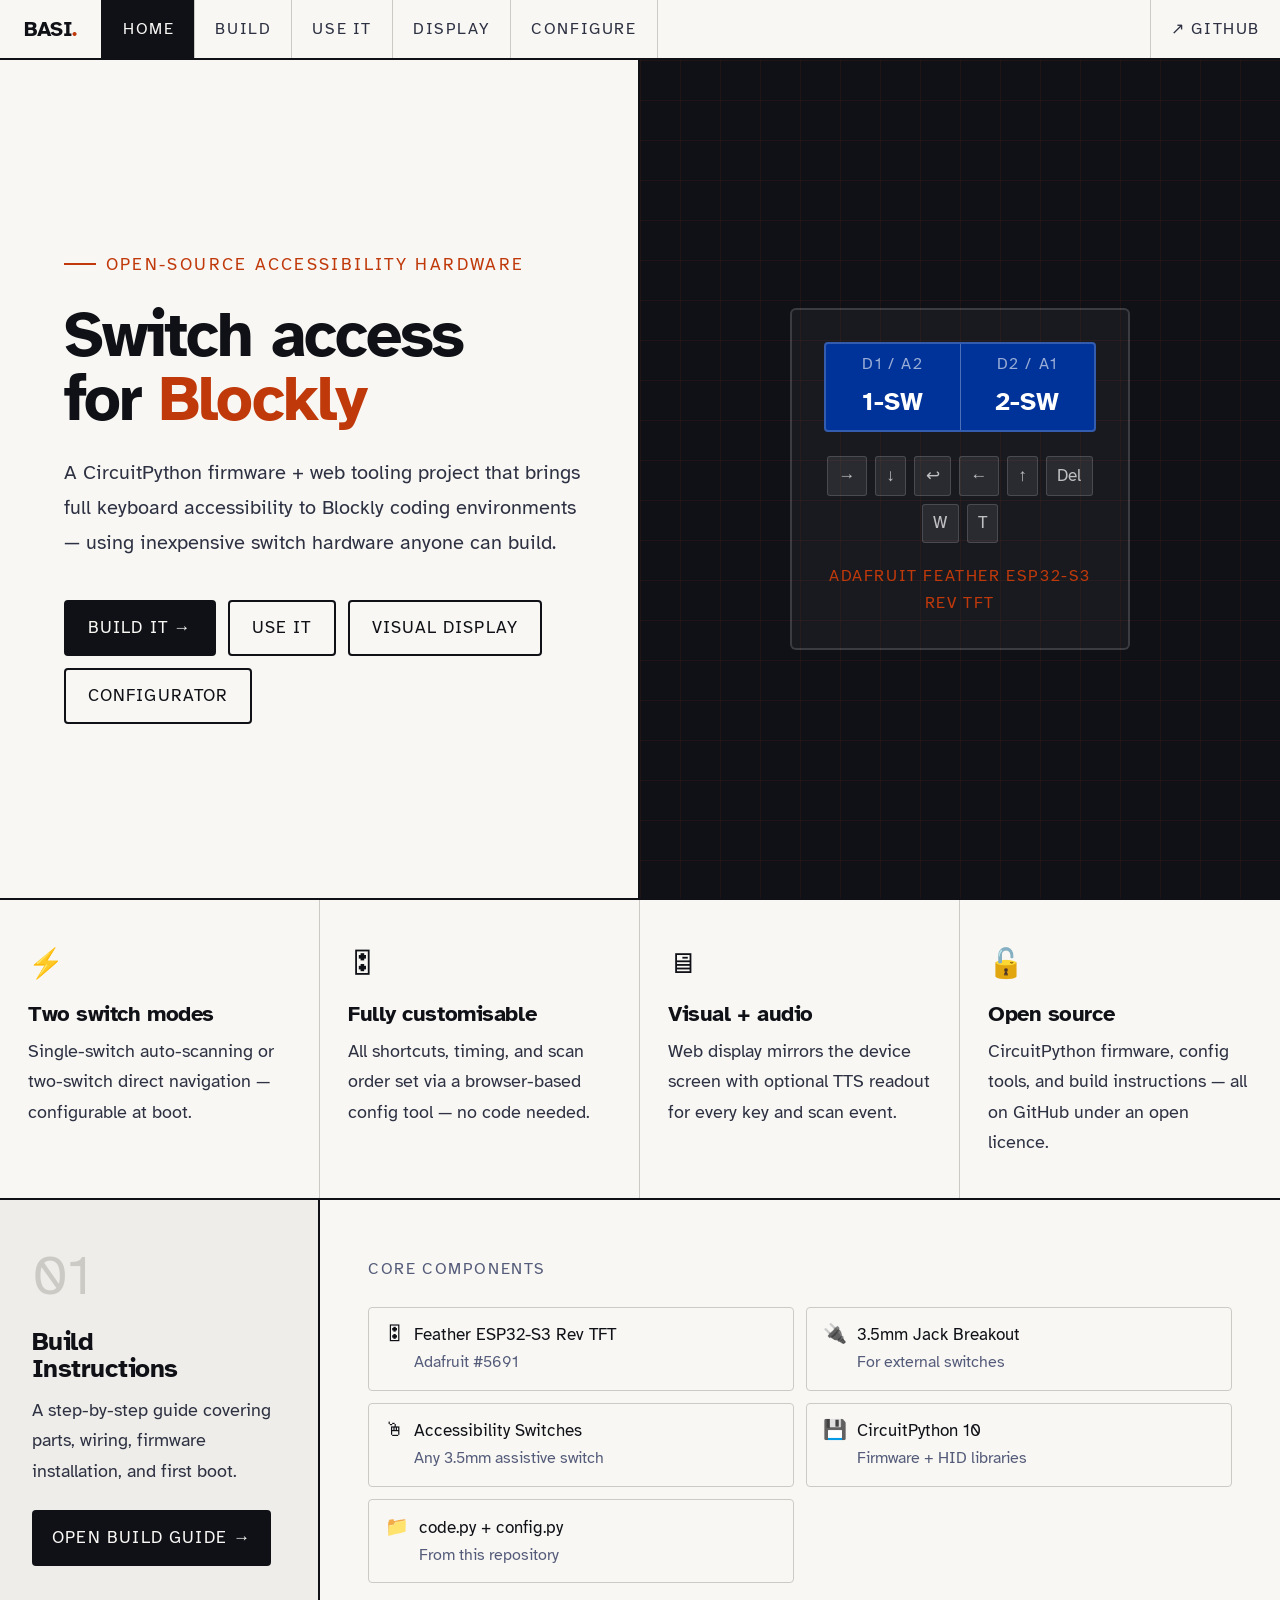
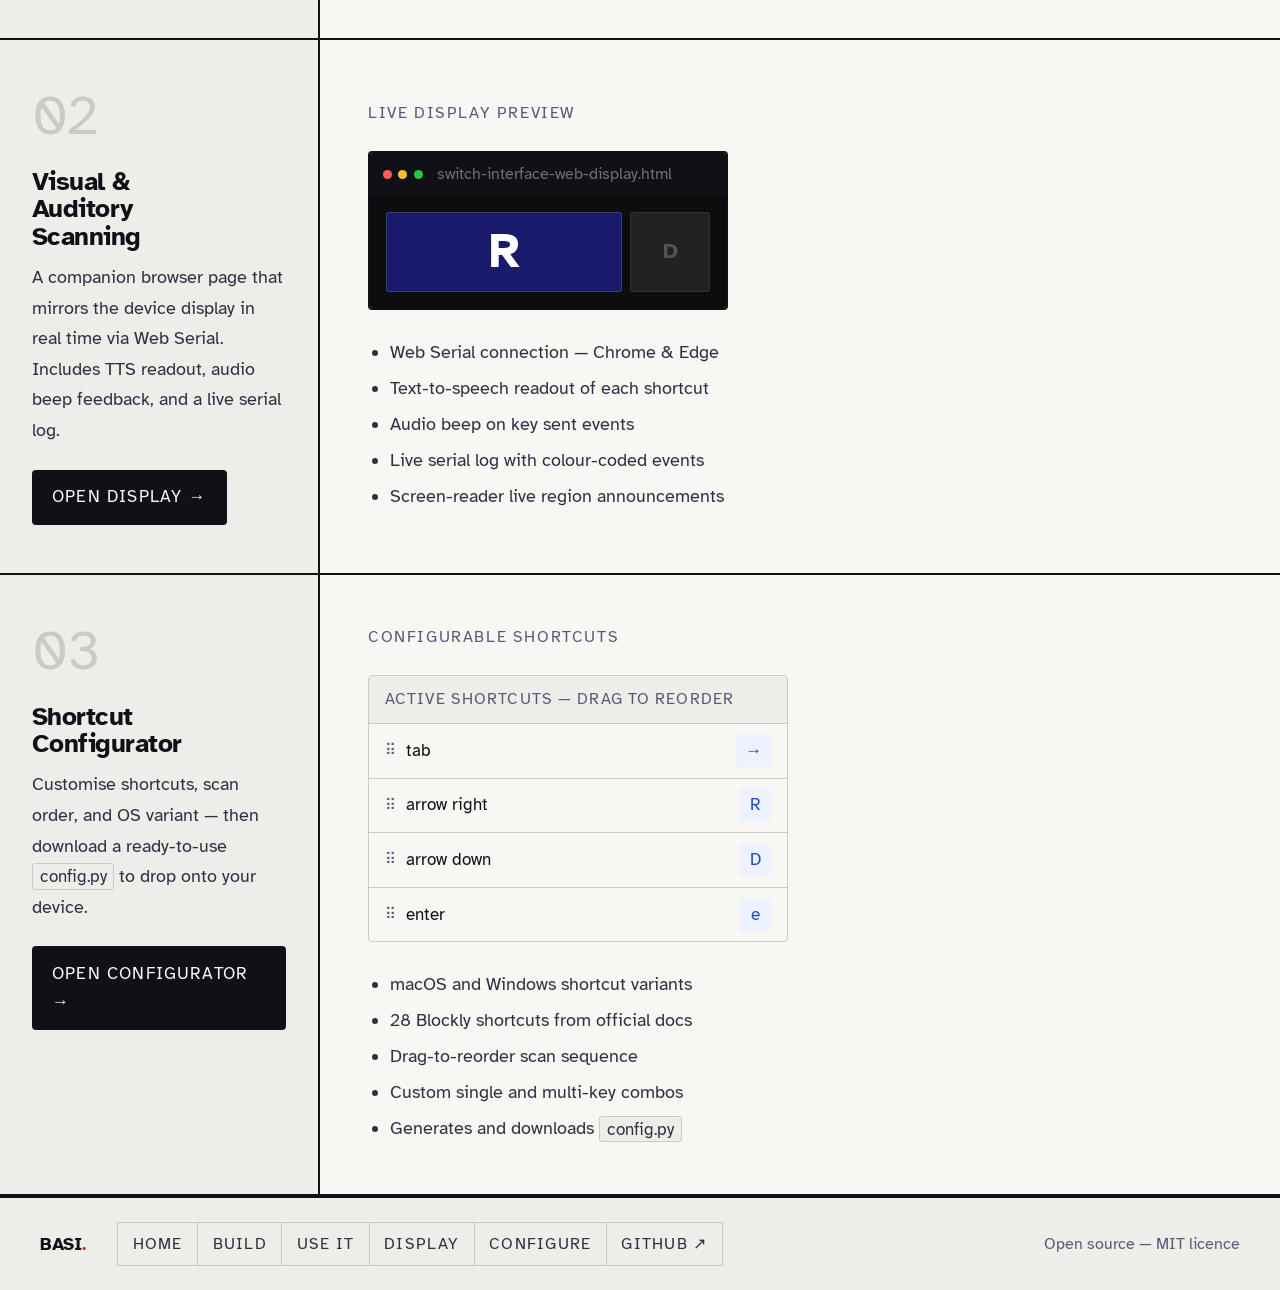
<file: docs/index.html>
<!DOCTYPE html>
<html lang="en">
<head>
<meta charset="UTF-8">
<meta name="viewport" content="width=device-width, initial-scale=1.0">
<title>Blockly Accessible Switch Interface (BASI)</title>
<link rel="icon" href="data:image/svg+xml,<svg xmlns='http://www.w3.org/2000/svg' viewBox='0 0 100 100'><text y='.9em' font-size='90'>🖲️</text></svg>">
<meta name="description" content="Open-source hardware and software bringing keyboard accessibility to Blockly via customisable switch interfaces on Adafruit Feather ESP32-S3.">
<link rel="preconnect" href="https://fonts.googleapis.com">
<link rel="stylesheet" href="basi-shared.css">
<style>
/* ── HERO ──────────────────────────────────────────────────── */
.hero {
  display: grid;
  grid-template-columns: 1fr 1fr;
  min-height: calc(100vh - var(--nav-h));
  border-bottom: 2px solid var(--ink);
}
.hero-text {
  padding: 5rem 3rem 4rem 4rem;
  display: flex;
  flex-direction: column;
  justify-content: center;
  border-right: 2px solid var(--ink);
}
.hero-eyebrow {
  font-family: var(--ff-mono);
  font-size: var(--text-sm);
  letter-spacing: 0.14em;
  text-transform: uppercase;
  color: var(--accent);
  margin-bottom: 1.5rem;
  display: flex;
  align-items: center;
  gap: 0.6rem;
}
.hero-eyebrow::before {
  content: '';
  display: block;
  width: 2rem;
  height: 2px;
  background: var(--accent);
  flex-shrink: 0;
}
.hero-title {
  font-family: var(--ff-head);
  font-weight: 800;
  font-size: clamp(2.6rem, 5vw, 4.4rem);
  line-height: 1.0;
  letter-spacing: -0.03em;
  color: var(--ink);
  margin-bottom: 1.5rem;
}
.hero-title em { font-style: normal; color: var(--accent); }
.hero-desc {
  font-size: var(--text-lg);
  color: var(--ink2);
  line-height: 1.75;
  max-width: 44ch;
  margin-bottom: 2.5rem;
}
.hero-cta { display: flex; gap: 0.75rem; flex-wrap: wrap; }

.hero-visual {
  background: var(--ink);
  display: flex;
  flex-direction: column;
  align-items: center;
  justify-content: center;
  padding: 3rem;
  position: relative;
  overflow: hidden;
}
.hero-visual::before {
  content: '';
  position: absolute;
  inset: 0;
  background-image:
    linear-gradient(rgba(192,57,10,0.09) 1px, transparent 1px),
    linear-gradient(90deg, rgba(192,57,10,0.09) 1px, transparent 1px);
  background-size: 40px 40px;
}
.device-card {
  position: relative;
  z-index: 1;
  border: 2px solid rgba(255,255,255,0.15);
  border-radius: 6px;
  padding: 2rem;
  background: rgba(255,255,255,0.04);
  width: 100%;
  max-width: 340px;
}
.device-screen {
  background: #003399;
  border: 2px solid rgba(255,255,255,0.2);
  border-radius: 4px;
  height: 90px;
  display: grid;
  grid-template-columns: 1fr 1px 1fr;
  overflow: hidden;
  margin-bottom: 1.5rem;
}
.device-screen-half {
  display: flex;
  flex-direction: column;
  align-items: center;
  justify-content: center;
  gap: 0.2rem;
}
.device-screen-divider { background: rgba(255,255,255,0.3); }
.device-screen-label {
  font-family: var(--ff-mono);
  font-size: var(--text-xs);
  letter-spacing: 0.1em;
  color: rgba(255,255,255,0.6);
  text-transform: uppercase;
}
.device-screen-key {
  font-family: var(--ff-head);
  font-weight: 800;
  font-size: 1.6rem;
  color: #fff;
}
.device-keys {
  display: flex;
  gap: 0.5rem;
  justify-content: center;
  flex-wrap: wrap;
}
.device-key {
  font-family: var(--ff-mono);
  font-size: var(--text-sm);
  padding: 0.3rem 0.65rem;
  background: rgba(255,255,255,0.08);
  border: 1px solid rgba(255,255,255,0.15);
  border-radius: 3px;
  color: rgba(255,255,255,0.7);
}
.device-tag {
  margin-top: 1.25rem;
  font-family: var(--ff-mono);
  font-size: var(--text-xs);
  color: var(--accent);
  letter-spacing: 0.1em;
  text-transform: uppercase;
  text-align: center;
}

/* ── FEATURES STRIP ─────────────────────────────────────────── */
.features-strip {
  display: grid;
  grid-template-columns: repeat(4, 1fr);
  border-bottom: 2px solid var(--ink);
}
.feature-cell {
  padding: 2.5rem 1.75rem;
  border-right: 1px solid var(--rule);
}
.feature-cell:last-child { border-right: none; }
.feature-icon {
  font-size: 1.8rem;
  margin-bottom: 0.9rem;
  display: block;
}
.feature-title {
  font-family: var(--ff-head);
  font-weight: 700;
  font-size: var(--text-xl);
  margin-bottom: 0.6rem;
}
.feature-desc {
  font-size: var(--text-base);
  color: var(--ink2);
  line-height: 1.7;
}

/* ── PAGE SECTIONS ───────────────────────────────────────────── */
.page-section {
  display: grid;
  grid-template-columns: 320px 1fr;
  border-bottom: 2px solid var(--ink);
  min-height: 440px;
}
.page-section-sidebar {
  border-right: 2px solid var(--ink);
  padding: 3rem 2rem;
  background: var(--tag-bg);
  display: flex;
  flex-direction: column;
  justify-content: space-between;
}
.page-section-num {
  font-family: var(--ff-mono);
  font-size: 3.5rem;
  font-weight: 400;
  line-height: 1;
  color: var(--rule);
  margin-bottom: 1.5rem;
}
.page-section-name {
  font-family: var(--ff-head);
  font-weight: 800;
  font-size: var(--text-2xl);
  line-height: 1.05;
  letter-spacing: -0.02em;
  color: var(--ink);
  margin-bottom: 0.75rem;
}
.page-section-desc {
  font-size: var(--text-base);
  color: var(--ink2);
  line-height: 1.7;
  margin-bottom: 1.5rem;
}
.page-section-link {
  font-family: var(--ff-mono);
  font-size: var(--text-sm);
  letter-spacing: 0.07em;
  text-transform: uppercase;
  color: var(--surface);
  background: var(--ink);
  text-decoration: none;
  padding: 0.85rem 1.25rem;
  display: inline-flex;
  align-items: center;
  min-height: 48px;
  transition: background var(--trans);
  align-self: flex-start;
  border-radius: var(--radius);
}
.page-section-link:hover { background: var(--accent); color: #fff; }
.page-section-content {
  padding: 3rem;
  display: flex;
  flex-direction: column;
  justify-content: center;
  gap: 1.5rem;
}

/* ── PARTS GRID ─────────────────────────────────────────────── */
.parts-grid { display: grid; grid-template-columns: repeat(2,1fr); gap: 0.75rem; }
.part-chip {
  border: 1.5px solid var(--rule);
  border-radius: 4px;
  padding: 0.9rem 1rem;
  display: flex;
  align-items: flex-start;
  gap: 0.6rem;
  background: var(--surface);
}
.part-chip-icon  { font-size: 1.2rem; flex-shrink: 0; line-height: 1.3; }
.part-chip-name  { font-family: var(--ff-mono); font-size: var(--text-sm); line-height: 1.5; }
.part-chip-sub   { font-size: var(--text-xs); color: var(--ink3); display: block; margin-top: 0.1rem; }

/* ── DISPLAY PREVIEW ─────────────────────────────────────────── */
.display-preview  { border: 2px solid var(--ink); border-radius: 4px; overflow: hidden; max-width: 360px; }
.display-preview-bar {
  background: var(--ink);
  padding: 0.5rem 0.8rem;
  display: flex;
  align-items: center;
  gap: 0.4rem;
}
.dp-dot { width: 9px; height: 9px; border-radius: 50%; }
.display-preview-body {
  background: #0d0d0d;
  padding: 1rem;
  display: flex;
  align-items: center;
  gap: 0.5rem;
}
.dp-key-main {
  flex: 3;
  background: #1a1a6a;
  border: 1px solid rgba(255,255,255,0.15);
  border-radius: 3px;
  height: 80px;
  display: flex;
  align-items: center;
  justify-content: center;
  font-family: var(--ff-head);
  font-weight: 800;
  font-size: 3rem;
  color: #fff;
}
.dp-key-next {
  flex: 1;
  background: #222;
  border: 1px solid rgba(255,255,255,0.08);
  border-radius: 3px;
  height: 80px;
  display: flex;
  align-items: center;
  justify-content: center;
  font-family: var(--ff-head);
  font-weight: 800;
  font-size: 1.4rem;
  color: #555;
}

/* ── CONFIG PREVIEW ─────────────────────────────────────────── */
.config-preview {
  background: var(--surface);
  border: 1.5px solid var(--rule);
  border-radius: 4px;
  overflow: hidden;
  max-width: 420px;
}
.config-preview-header {
  background: var(--tag-bg);
  padding: 0.65rem 1rem;
  font-family: var(--ff-mono);
  font-size: var(--text-xs);
  color: var(--ink3);
  letter-spacing: 0.07em;
  text-transform: uppercase;
  border-bottom: 1px solid var(--rule);
}
.config-row {
  display: flex;
  align-items: center;
  gap: 0.6rem;
  padding: 0.65rem 1rem;
  border-bottom: 1px solid var(--rule);
}
.config-row:last-child { border-bottom: none; }
.config-drag { color: var(--ink3); font-size: 0.95rem; }
.config-key  { font-family: var(--ff-mono); font-size: var(--text-sm); flex: 1; }
.config-sym  {
  font-family: var(--ff-mono);
  font-size: var(--text-sm);
  color: var(--accent2);
  background: #eef2ff;
  padding: 0.15rem 0.55rem;
  border-radius: 2px;
  min-width: 32px;
  text-align: center;
}

.section-label {
  font-family: var(--ff-mono);
  font-size: var(--text-xs);
  letter-spacing: 0.1em;
  text-transform: uppercase;
  color: var(--ink3);
}

/* ── RESPONSIVE ─────────────────────────────────────────────── */
@media (max-width: 960px) {
  .hero { grid-template-columns: 1fr; min-height: auto; }
  .hero-text { border-right: none; border-bottom: 2px solid var(--ink); padding: 3rem 1.5rem; }
  .hero-visual { padding: 2.5rem 1.5rem; }
  .features-strip { grid-template-columns: 1fr 1fr; }
  .feature-cell:nth-child(2) { border-right: none; }
  .feature-cell:nth-child(3),
  .feature-cell:nth-child(4) { border-top: 1px solid var(--rule); }
  .feature-cell:nth-child(4) { border-right: none; }
  .page-section { grid-template-columns: 1fr; }
  .page-section-sidebar { border-right: none; border-bottom: 2px solid var(--ink); }
  .page-section-content { padding: 2rem 1.5rem; }
}
@media (max-width: 560px) {
  .features-strip { grid-template-columns: 1fr; }
  .feature-cell { border-right: none; border-bottom: 1px solid var(--rule); }
  .parts-grid { grid-template-columns: 1fr; }
}
</style>
</head>
<body>
<a href="#main-content" class="skip-link">Skip to main content</a>

<header role="banner">
  <nav class="site-nav" aria-label="Site navigation">
    <a href="index.html" class="nav-logo" aria-label="Blockly Accessible Switch Interface – home">BASI<span>.</span></a>
    <ul class="nav-links" role="list">
      <li><a href="index.html" aria-current="page">Home</a></li>
      <li><a href="build.html">Build</a></li>
      <li><a href="use.html">Use It</a></li>
      <li><a href="switch-interface-web-display.html">Display</a></li>
      <li><a href="blockly_shortcut_configurator.html">Configure</a></li>
    </ul>
    <a href="https://github.com/loretod/blockly_accessible_switch_interface"
       class="nav-gh" target="_blank" rel="noopener"
       aria-label="View source on GitHub (opens in new tab)">↗ GitHub</a>
  </nav>
</header>

<main id="main-content">

  <!-- HERO -->
  <section class="hero" aria-labelledby="hero-heading">
    <div class="hero-text">
      <p class="hero-eyebrow" aria-hidden="true">Open-source accessibility hardware</p>
      <h1 class="hero-title" id="hero-heading">Switch access<br>for <em>Blockly</em></h1>
      <p class="hero-desc">
        A CircuitPython firmware + web tooling project that brings full keyboard
        accessibility to Blockly coding environments — using inexpensive switch
        hardware anyone can build.
      </p>
      <nav class="hero-cta" aria-label="Quick navigation">
        <a href="build.html" class="btn btn-primary">Build it →</a>
        <a href="use.html" class="btn">Use it</a>
        <a href="switch-interface-web-display.html" class="btn">Visual Display</a>
        <a href="blockly_shortcut_configurator.html" class="btn">Configurator</a>
      </nav>
    </div>
    <div class="hero-visual" role="img" aria-label="Illustration of the device TFT mode-select screen showing single-switch and two-switch mode options with example shortcut keys">
      <div class="device-card">
        <div class="device-screen" role="presentation">
          <div class="device-screen-half">
            <div class="device-screen-label">D1 / A2</div>
            <div class="device-screen-key">1-SW</div>
          </div>
          <div class="device-screen-divider"></div>
          <div class="device-screen-half">
            <div class="device-screen-label">D2 / A1</div>
            <div class="device-screen-key">2-SW</div>
          </div>
        </div>
        <div class="device-keys" role="list" aria-label="Example shortcut keys">
          <span class="device-key" role="listitem">→</span>
          <span class="device-key" role="listitem">↓</span>
          <span class="device-key" role="listitem">↩</span>
          <span class="device-key" role="listitem">←</span>
          <span class="device-key" role="listitem">↑</span>
          <span class="device-key" role="listitem">Del</span>
          <span class="device-key" role="listitem">W</span>
          <span class="device-key" role="listitem">T</span>
        </div>
        <div class="device-tag">Adafruit Feather ESP32-S3 Rev TFT</div>
      </div>
    </div>
  </section>

  <!-- FEATURES -->
  <section aria-label="Project features" class="features-strip">
    <article class="feature-cell">
      <span class="feature-icon" aria-hidden="true">⚡</span>
      <h2 class="feature-title">Two switch modes</h2>
      <p class="feature-desc">Single-switch auto-scanning or two-switch direct navigation — configurable at boot.</p>
    </article>
    <article class="feature-cell">
      <span class="feature-icon" aria-hidden="true">🎛</span>
      <h2 class="feature-title">Fully customisable</h2>
      <p class="feature-desc">All shortcuts, timing, and scan order set via a browser-based config tool — no code needed.</p>
    </article>
    <article class="feature-cell">
      <span class="feature-icon" aria-hidden="true">🖥</span>
      <h2 class="feature-title">Visual + audio</h2>
      <p class="feature-desc">Web display mirrors the device screen with optional TTS readout for every key and scan event.</p>
    </article>
    <article class="feature-cell">
      <span class="feature-icon" aria-hidden="true">🔓</span>
      <h2 class="feature-title">Open source</h2>
      <p class="feature-desc">CircuitPython firmware, config tools, and build instructions — all on GitHub under an open licence.</p>
    </article>
  </section>

  <!-- BUILD -->
  <section class="page-section" aria-labelledby="build-heading" id="section-build">
    <div class="page-section-sidebar">
      <div>
        <div class="page-section-num" aria-hidden="true">01</div>
        <h2 class="page-section-name" id="build-heading">Build<br>Instructions</h2>
        <p class="page-section-desc">A step-by-step guide covering parts, wiring, firmware installation, and first boot.</p>
        <a href="build.html" class="page-section-link" aria-label="Go to build instructions page">Open build guide →</a>
      </div>
    </div>
    <div class="page-section-content" aria-label="Parts overview">
      <p class="section-label">Core components</p>
      <div class="parts-grid" role="list">
        <div class="part-chip" role="listitem">
          <span class="part-chip-icon" aria-hidden="true">🎛</span>
          <div><div class="part-chip-name">Feather ESP32-S3 Rev TFT</div><span class="part-chip-sub">Adafruit #5691</span></div>
        </div>
        <div class="part-chip" role="listitem">
          <span class="part-chip-icon" aria-hidden="true">🔌</span>
          <div><div class="part-chip-name">3.5mm Jack Breakout</div><span class="part-chip-sub">For external switches</span></div>
        </div>
        <div class="part-chip" role="listitem">
          <span class="part-chip-icon" aria-hidden="true">🖱</span>
          <div><div class="part-chip-name">Accessibility Switches</div><span class="part-chip-sub">Any 3.5mm assistive switch</span></div>
        </div>
        <div class="part-chip" role="listitem">
          <span class="part-chip-icon" aria-hidden="true">💾</span>
          <div><div class="part-chip-name">CircuitPython 10</div><span class="part-chip-sub">Firmware + HID libraries</span></div>
        </div>
        <div class="part-chip" role="listitem">
          <span class="part-chip-icon" aria-hidden="true">📁</span>
          <div><div class="part-chip-name">code.py + config.py</div><span class="part-chip-sub">From this repository</span></div>
        </div>
      </div>
    </div>
  </section>

  <!-- DISPLAY -->
  <section class="page-section" aria-labelledby="display-heading" id="section-display">
    <div class="page-section-sidebar">
      <div>
        <div class="page-section-num" aria-hidden="true">02</div>
        <h2 class="page-section-name" id="display-heading">Visual &amp;<br>Auditory<br>Scanning</h2>
        <p class="page-section-desc">A companion browser page that mirrors the device display in real time via Web Serial. Includes TTS readout, audio beep feedback, and a live serial log.</p>
        <a href="switch-interface-web-display.html" class="page-section-link" aria-label="Open the visual and auditory scanning display page">Open display →</a>
      </div>
    </div>
    <div class="page-section-content" aria-label="Display tool preview">
      <p class="section-label">Live display preview</p>
      <div class="display-preview" role="img" aria-label="Preview showing current key R large on the left and next key D smaller on the right">
        <div class="display-preview-bar" aria-hidden="true">
          <div class="dp-dot" style="background:#ff5f57"></div>
          <div class="dp-dot" style="background:#febc2e"></div>
          <div class="dp-dot" style="background:#28c840"></div>
          <span style="font-family:var(--ff-mono);font-size:var(--text-xs);color:rgba(255,255,255,0.4);margin-left:0.5rem">switch-interface-web-display.html</span>
        </div>
        <div class="display-preview-body" aria-hidden="true">
          <div class="dp-key-main">R</div>
          <div class="dp-key-next">D</div>
        </div>
      </div>
      <ul style="font-size:var(--text-base);color:var(--ink2);line-height:2;padding-left:1.4rem" aria-label="Display features">
        <li>Web Serial connection — Chrome &amp; Edge</li>
        <li>Text-to-speech readout of each shortcut</li>
        <li>Audio beep on key sent events</li>
        <li>Live serial log with colour-coded events</li>
        <li>Screen-reader live region announcements</li>
      </ul>
    </div>
  </section>

  <!-- CONFIGURATOR -->
  <section class="page-section" aria-labelledby="config-heading" id="section-config">
    <div class="page-section-sidebar">
      <div>
        <div class="page-section-num" aria-hidden="true">03</div>
        <h2 class="page-section-name" id="config-heading">Shortcut<br>Configurator</h2>
        <p class="page-section-desc">Customise shortcuts, scan order, and OS variant — then download a ready-to-use <code>config.py</code> to drop onto your device.</p>
        <a href="blockly_shortcut_configurator.html" class="page-section-link" aria-label="Open the shortcut configurator tool">Open configurator →</a>
      </div>
    </div>
    <div class="page-section-content" aria-label="Configurator tool preview">
      <p class="section-label">Configurable shortcuts</p>
      <div class="config-preview" role="img" aria-label="Preview of the shortcut configurator showing a draggable list of shortcut keys">
        <div class="config-preview-header">Active shortcuts — drag to reorder</div>
        <div class="config-row" aria-hidden="true"><span class="config-drag">⠿</span><span class="config-key">tab</span><span class="config-sym">→</span></div>
        <div class="config-row" aria-hidden="true"><span class="config-drag">⠿</span><span class="config-key">arrow right</span><span class="config-sym">R</span></div>
        <div class="config-row" aria-hidden="true"><span class="config-drag">⠿</span><span class="config-key">arrow down</span><span class="config-sym">D</span></div>
        <div class="config-row" aria-hidden="true"><span class="config-drag">⠿</span><span class="config-key">enter</span><span class="config-sym">e</span></div>
      </div>
      <ul style="font-size:var(--text-base);color:var(--ink2);line-height:2;padding-left:1.4rem" aria-label="Configurator features">
        <li>macOS and Windows shortcut variants</li>
        <li>28 Blockly shortcuts from official docs</li>
        <li>Drag-to-reorder scan sequence</li>
        <li>Custom single and multi-key combos</li>
        <li>Generates and downloads <code>config.py</code></li>
      </ul>
    </div>
  </section>

</main>

<footer class="site-footer" role="contentinfo">
  <div class="footer-brand">BASI<span>.</span></div>
  <nav aria-label="Footer navigation">
    <ul class="footer-links" role="list">
      <li><a href="index.html">Home</a></li>
      <li><a href="build.html">Build</a></li>
      <li><a href="use.html">Use It</a></li>
      <li><a href="switch-interface-web-display.html">Display</a></li>
      <li><a href="blockly_shortcut_configurator.html">Configure</a></li>
      <li><a href="https://github.com/loretod/blockly_accessible_switch_interface" target="_blank" rel="noopener" aria-label="GitHub repository (opens in new tab)">GitHub ↗</a></li>
    </ul>
  </nav>
  <p class="footer-copy">Open source — MIT licence</p>
</footer>
</body>
</html>
</file>
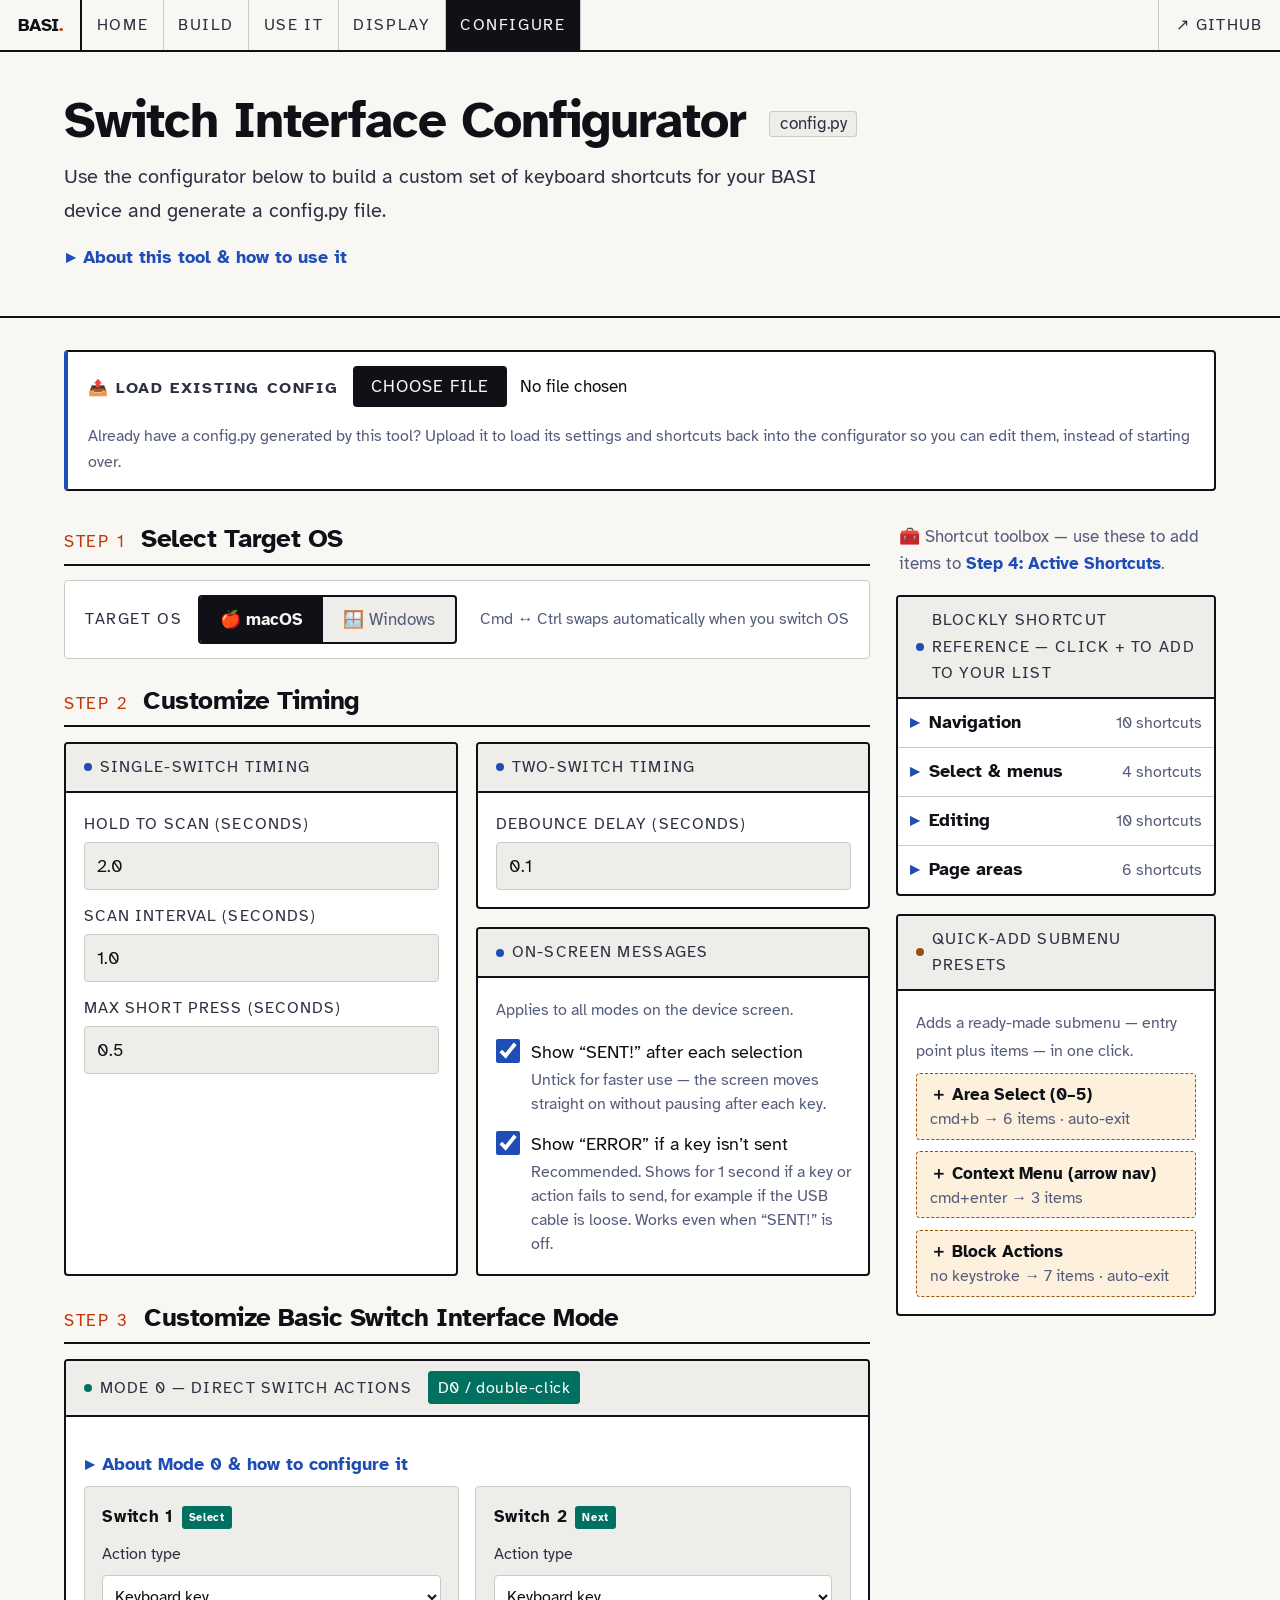
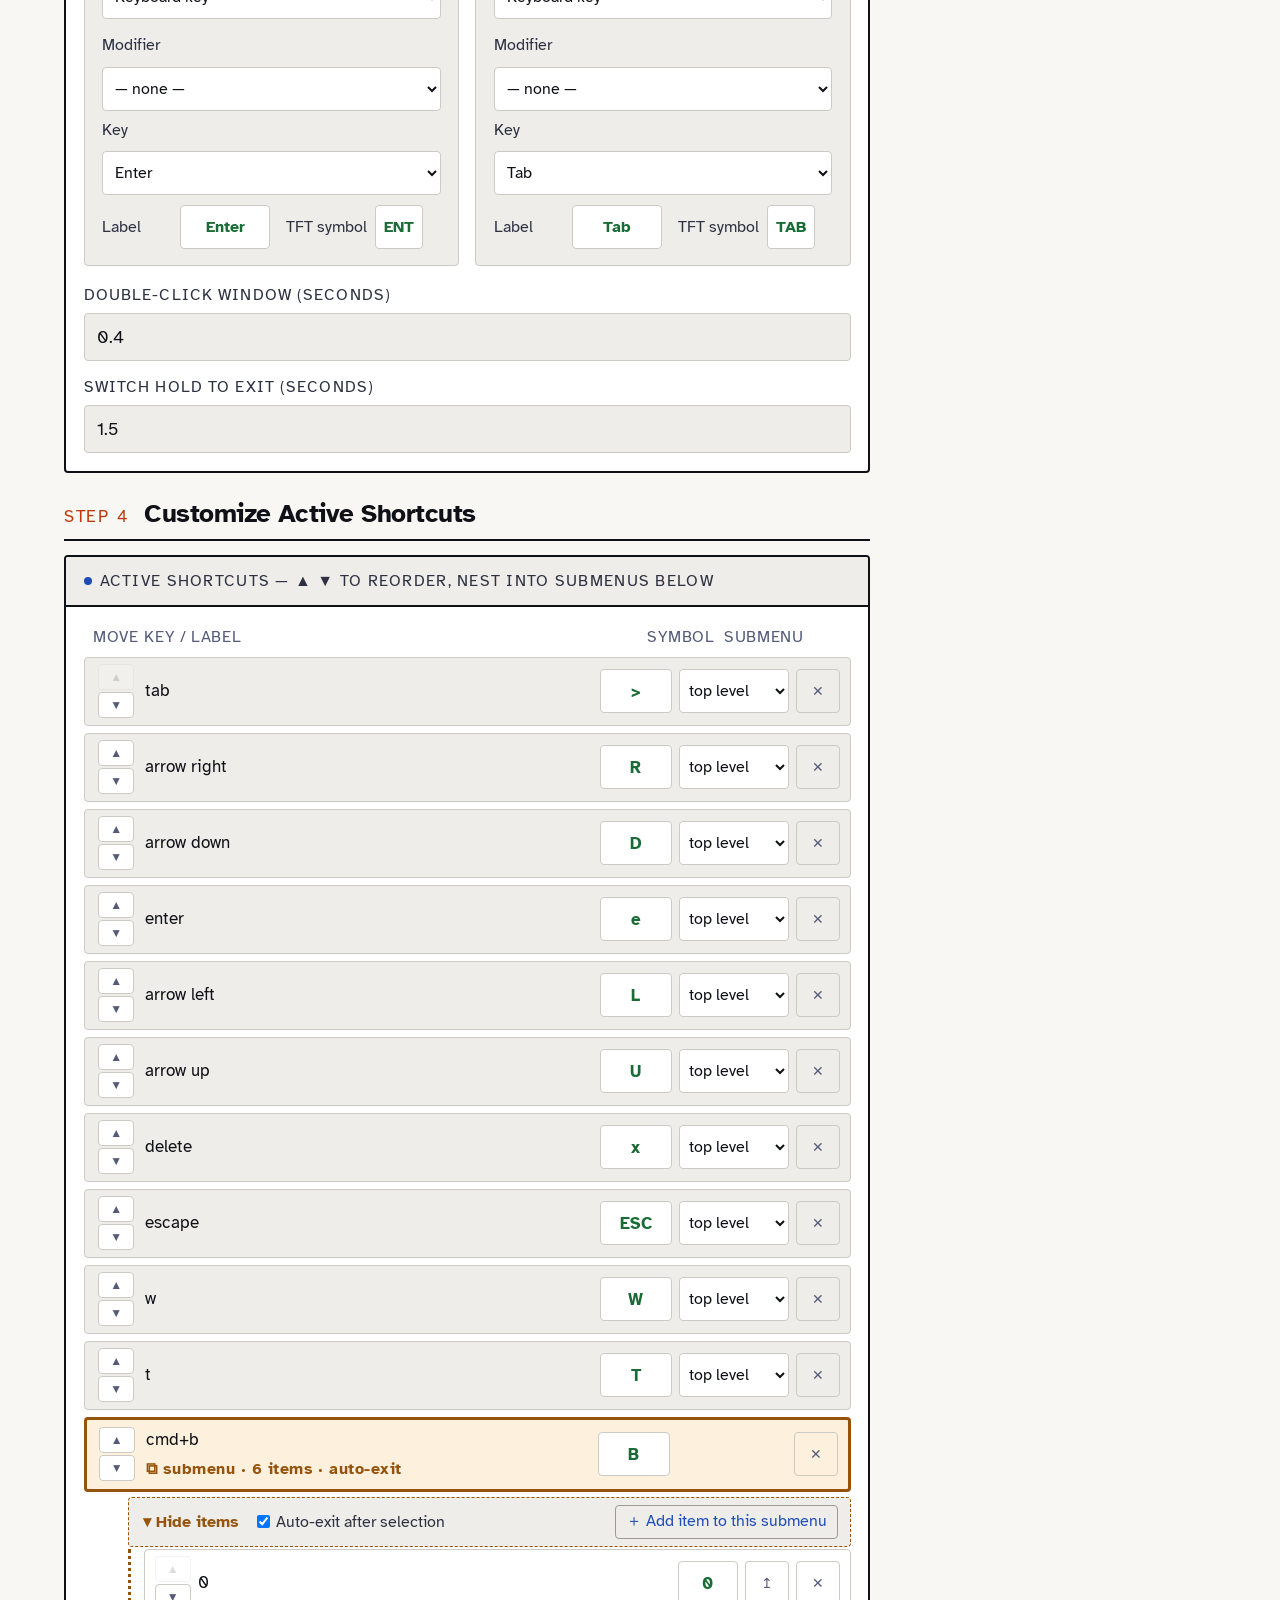
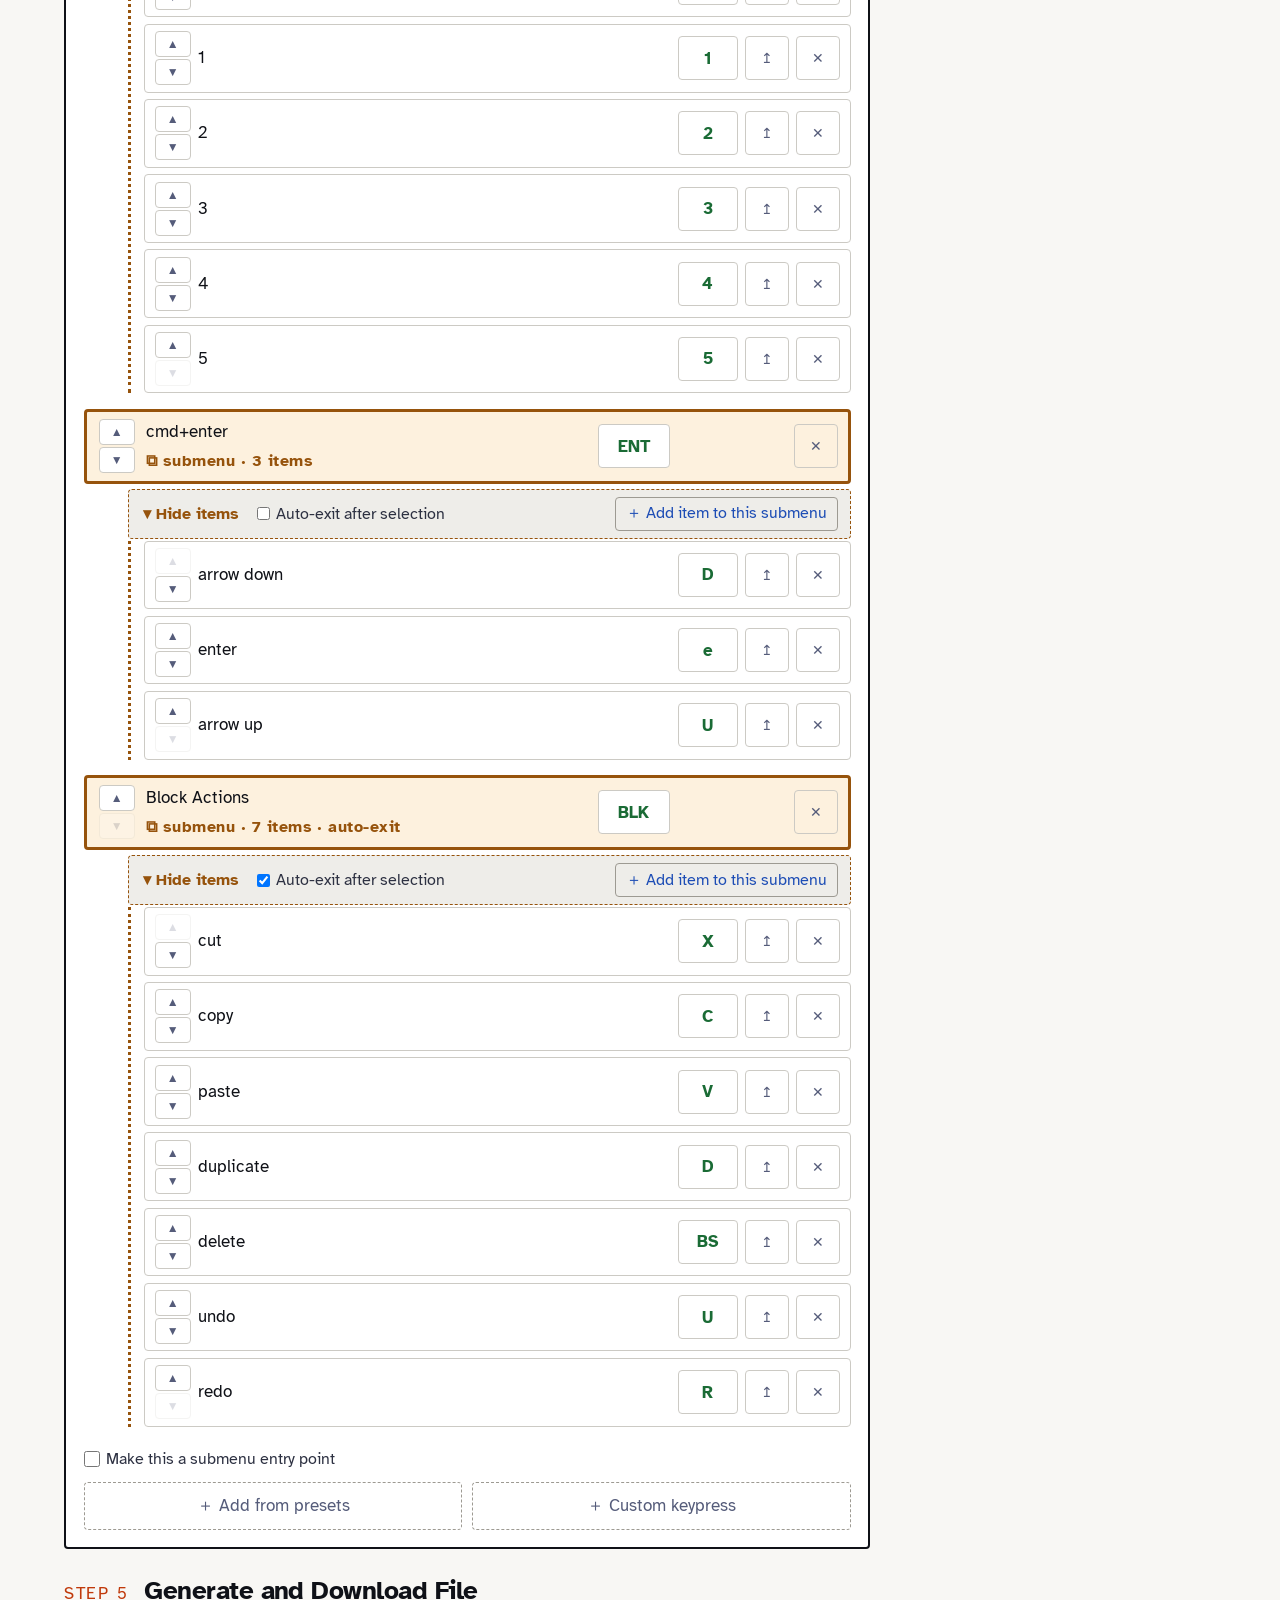
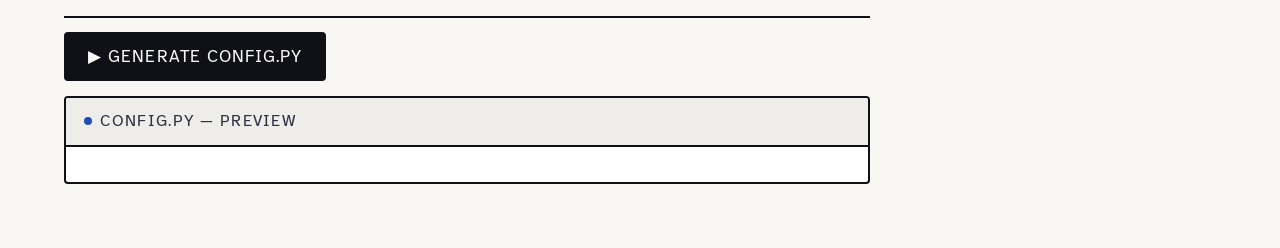
<file: docs/blockly_shortcut_configurator.html>
<!DOCTYPE html>
<html lang="en">
<head>
<meta charset="UTF-8">
<meta name="viewport" content="width=device-width, initial-scale=1.0">
<title>Shortcut Configurator — Blockly Accessible Switch Interface</title>
<link rel="icon" href="data:image/svg+xml,<svg xmlns='http://www.w3.org/2000/svg' viewBox='0 0 100 100'><text y='.9em' font-size='90'>🖲️</text></svg>">
<meta name="description" content="Browser tool to configure keyboard shortcuts for the BASI device and generate config.py.">
<link rel="preconnect" href="https://fonts.googleapis.com">
<link rel="preconnect" href="https://fonts.gstatic.com" crossorigin>
<link href="https://fonts.googleapis.com/css2?family=Atkinson+Hyperlegible:ital,wght@0,400;0,700;1,400;1,700&display=swap" rel="stylesheet">
<link rel="stylesheet" href="basi-shared.css">
<style>
  /* ── CONFIGURATOR TOKENS (light theme) ── */
  :root {
    /* Mapped onto the shared basi-shared.css palette so this page
       matches the rest of the site. Submenu amber is kept as-is: it
       mirrors the orange cue on the device's TFT screen. */
    --cfg-bg:        var(--surface);
    --cfg-surface:   var(--tag-bg);
    --cfg-card:      #ffffff;
    --cfg-border:    var(--rule);
    --cfg-border2:   #9d9a92;
    --cfg-accent:    var(--accent2);  /* 6.3:1 on white */
    --cfg-accent2:   var(--green);    /* 5.1:1 on white */
    --cfg-warn:      var(--red);
    --cfg-text:      var(--ink);
    --cfg-muted:     var(--ink3);
    --cfg-label:     var(--ink2);
    --cfg-drag-over: rgba(29,77,181,0.07);
    --cfg-shadow:    none;
    --cfg-submenu-bg:     #fdf1de;
    --cfg-submenu-border: #96530c;  /* 5.1:1 on white */
    --cfg-submenu-tint:   #ffe8c2;
  }

  body {
    font-family: var(--ff-head);
    background: var(--cfg-bg);
    color: var(--cfg-text);
    min-height: 100vh;
    padding-bottom: 4rem;
    /* override shared body overflow */
    overflow: auto;
  }


  /* ── PAGE HEADER ── */
  .cfg-header {
    padding: 2.5rem 4rem 2.25rem;
    border-bottom: 2px solid var(--ink);
    margin-bottom: 2rem;
  }
  .cfg-header h1 {
    font-family: var(--ff-head);
    font-weight: 800;
    font-size: clamp(2rem, 4vw, 3.2rem);
    line-height: 1.1;
    letter-spacing: -0.02em;
    color: var(--ink);
  }
  .cfg-header > p {
    font-size: var(--text-lg);
    color: var(--ink2);
    margin-top: 0.75rem;
    line-height: 1.7;
    max-width: 62ch;
  }
  .cfg-header .cfg-info { max-width: 72ch; }
  .cfg-header a { color: var(--cfg-accent); }

  /* ── COLLAPSIBLE PAGE INFO ── */
  .cfg-info { margin-top: 0.5rem; }
  .cfg-info summary {
    cursor: pointer;
    font-size: var(--text-base);
    color: var(--accent2);
    font-weight: 700;
    padding: 0.4rem 0.1rem;
    list-style: none;
    min-height: 44px;
    display: flex;
    align-items: center;
  }
  .cfg-info summary::-webkit-details-marker { display: none; }
  .cfg-info summary::before {
    content: '▸';
    display: inline-block;
    margin-right: 0.5rem;
    transition: transform 0.15s;
  }
  .cfg-info[open] summary::before { transform: rotate(90deg); }
  .cfg-info summary:focus-visible {
    outline: 3px solid var(--focus);
    outline-offset: 2px;
  }
  .cfg-info p {
    font-size: var(--text-base);
    color: var(--ink2);
    line-height: 1.7;
    margin: 0.7rem 0 0;
  }
  .badge {
    display: inline-block;
    font-family: var(--ff-mono);
    font-size: var(--text-sm);
    font-weight: 400;
    letter-spacing: 0;
    padding: 0.15em 0.55em;
    border-radius: 3px;
    background: var(--tag-bg);
    border: 1px solid var(--rule);
    color: var(--ink2);
    vertical-align: middle;
    margin-left: 0.5rem;
  }
  /* Mode 0 header tag: white on teal = 6.0:1 (WCAG AA) */
  .badge-mode0 {
    background: #007060;
    border-color: #007060;
    color: #fff;
    font-size: var(--text-xs);
    letter-spacing: 0.04em;
    text-transform: none;
  }

  /* ── UPLOAD EXISTING CONFIG ── */
  .upload-bar {
    max-width: 1240px;
    margin: 0 4rem 2rem;
    padding: 0.85rem 1.25rem;
    display: flex;
    align-items: center;
    gap: 0.9rem;
    background: var(--cfg-card);
    border: 2px solid var(--ink);
    border-left-width: 4px;
    border-left-color: var(--accent2);
    border-radius: var(--radius);
    flex-wrap: wrap;
  }
  .upload-bar-label {
    font-size: var(--text-xs);
    text-transform: uppercase;
    letter-spacing: 0.1em;
    color: var(--cfg-label);
    white-space: nowrap;
    font-weight: 600;
  }
  .upload-bar input[type="file"] {
    font-family: var(--ff-head);
    font-size: var(--text-sm);
    color: var(--cfg-text);
    min-height: 44px;
    flex: 1;
    min-width: 200px;
  }
  .upload-bar input[type="file"]::file-selector-button {
    font-family: var(--ff-head);
    font-weight: 500;
    font-size: var(--text-sm);
    letter-spacing: 0.06em;
    text-transform: uppercase;
    background: var(--ink);
    color: var(--surface);
    border: 2px solid var(--ink);
    border-radius: var(--radius);
    padding: 0.5rem 1rem;
    margin-right: 0.85rem;
    cursor: pointer;
    min-height: 38px;
    transition: opacity 0.15s;
  }
  .upload-bar input[type="file"]::file-selector-button:hover { background: var(--accent); border-color: var(--accent); color: #fff; }
  .upload-bar input[type="file"]:focus-visible {
    outline: 3px solid var(--focus);
    outline-offset: 2px;
  }
  .upload-hint {
    font-size: var(--text-xs);
    color: var(--cfg-muted);
    flex-basis: 100%;
    line-height: 1.6;
  }
  #upload-status {
    font-size: var(--text-sm);
    flex-basis: 100%;
    display: none;
    line-height: 1.5;
  }
  #upload-status.ok  { color: var(--green); display: block; }
  #upload-status.err { color: var(--cfg-warn); display: block; }

  /* ── OS TOGGLE ── */
  .os-bar {
    display: flex;
    align-items: center;
    gap: 1rem;
    background: var(--cfg-card);
    border: 1.5px solid var(--cfg-border);
    border-radius: var(--radius);
    padding: 0.85rem 1.25rem;
    box-shadow: var(--cfg-shadow);
    flex-wrap: wrap;
  }
  .os-bar-label {
    font-size: var(--text-xs);
    text-transform: uppercase;
    letter-spacing: 0.1em;
    color: var(--cfg-label);
    white-space: nowrap;
    font-weight: 500;
  }
  .os-toggle {
    display: flex;
    background: var(--cfg-surface);
    border: 2px solid var(--ink);
    border-radius: var(--radius);
    overflow: hidden;
  }
  .os-toggle input[type="radio"] {
    /* Visually hidden but accessible */
    position: absolute;
    opacity: 0;
    width: 1px; height: 1px;
  }
  .os-toggle label {
    padding: 0.55rem 1.25rem;
    font-size: var(--text-sm);
    cursor: pointer;
    color: var(--cfg-muted);
    transition: background 0.15s, color 0.15s;
    user-select: none;
    white-space: nowrap;
    font-family: var(--ff-head);
    min-height: 44px;
    display: flex;
    align-items: center;
  }
  .os-toggle input[type="radio"]:checked + label {
    background: var(--ink);
    color: var(--surface);
    font-weight: 700;
  }
  .os-toggle input[type="radio"]:focus-visible + label {
    outline: 3px solid var(--focus);
    outline-offset: 2px;
    z-index: 1;
  }
  .os-note { font-size: var(--text-xs); color: var(--cfg-muted); margin-left: auto; }

  /* ── LAYOUT ── */
  .cfg-columns {
    max-width: calc(1240px + 8rem);
    margin: 0;
    padding: 0 4rem;
    display: grid;
    grid-template-columns: minmax(0, 1fr) 320px;
    gap: 1.6rem;
    align-items: start;
  }
  .cfg-main {
    display: flex;
    flex-direction: column;
    gap: 1.6rem;
    min-width: 0;
  }
  .cfg-sidebar {
    display: flex;
    flex-direction: column;
    gap: 1.1rem;
    position: sticky;
    top: calc(52px + 1rem);  /* clear sticky tool nav */
    align-self: start;
  }
  /* Set by JS when open groups make the sidebar taller than the window,
     so its lower panels are never stuck out of reach */
  .cfg-sidebar.no-stick { position: static; }
  .sidebar-lead {
    font-size: var(--text-sm);
    color: var(--cfg-muted);
    line-height: 1.6;
    margin: 0;
    padding: 0 0.2rem;
  }
  .sidebar-lead strong { color: var(--cfg-accent); }

  .step-section {
    display: flex;
    flex-direction: column;
    gap: 0.9rem;
  }
  .step-heading {
    font-family: var(--ff-head);
    font-weight: 700;
    font-size: var(--text-2xl);
    letter-spacing: -0.02em;
    line-height: 1.2;
    color: var(--ink);
    display: flex;
    align-items: baseline;
    gap: 1rem;
    margin: 0;
    padding-bottom: 0.6rem;
    border-bottom: 2px solid var(--ink);
  }
  .step-num {
    display: inline-block;
    font-family: var(--ff-mono);
    font-size: var(--text-sm);
    font-weight: 400;
    letter-spacing: 0.1em;
    text-transform: uppercase;
    color: var(--accent);
    white-space: nowrap;
    flex-shrink: 0;
  }
  .step-grid-2col {
    display: grid;
    grid-template-columns: 1fr 1fr;
    gap: 1.1rem;
  }

  /* Brief highlight used to draw the eye (and screen-reader focus) to
     wherever a shortcut/preset you just chose to add will actually land. */
  .highlight-target { animation: panelFlash 1.5s ease; }
  @keyframes panelFlash {
    0%   { box-shadow: 0 0 0 4px rgba(29,77,181,0.35); }
    100% { box-shadow: var(--cfg-shadow); }
  }

  @media (max-width: 980px) {
    .cfg-columns { grid-template-columns: minmax(0, 1fr); }
    .cfg-sidebar { position: static; }
  }
  @media (max-width: 720px) {
    .cfg-header { padding: 2rem 1.5rem; }
    .upload-bar { margin: 0 1.5rem 1.5rem; }
    .cfg-columns { padding: 0 1.5rem; }
  }
  @media (max-width: 660px) {
    .step-grid-2col { grid-template-columns: 1fr; }
    .os-note { display: none; }
  }
  @media (max-width: 560px) {
    .keycode-item, .list-labels {
      grid-template-columns: 40px 1fr 56px auto;
    }
    .keycode-item .nest-select { grid-column: 1 / -1; margin-top: 4px; width: 100%; }
    .list-labels span:nth-child(4) { display: none; }
    .child-list, .submenu-meta { margin-left: 12px; }
  }

  /* ── PANEL / CARD ── */
  .panel {
    background: var(--cfg-card);
    border: 2px solid var(--ink);
    border-radius: var(--radius);
    overflow: hidden;
    box-shadow: var(--cfg-shadow);
  }
  .panel-header {
    background: var(--cfg-surface);
    border-bottom: 2px solid var(--ink);
    padding: 0.65rem 1.1rem;
    display: flex;
    align-items: center;
    gap: 0.5rem;
    font-size: var(--text-xs);
    text-transform: uppercase;
    letter-spacing: 0.08em;
    color: var(--ink2);
    font-weight: 400;
  }
  .panel-header .dot {
    width: 8px; height: 8px;
    border-radius: 50%;
    background: var(--cfg-accent);
    flex-shrink: 0;
  }
  .panel-body { padding: 1.1rem; }

  /* ── TIMING INPUTS ── */
  .timing-grid { display: grid; gap: 0.8rem; }
  .field-row { display: flex; flex-direction: column; gap: 0.3rem; }
  .field-row label {
    font-size: var(--text-xs);
    color: var(--cfg-label);
    text-transform: uppercase;
    letter-spacing: 0.07em;
    font-weight: 500;
  }
  .field-row input[type="number"] {
    width: 100%;
    background: var(--cfg-surface);
    border: 1.5px solid var(--cfg-border);
    border-radius: var(--radius);
    color: var(--cfg-text);
    font-family: var(--ff-head);
    font-size: var(--text-base);
    padding: 0.55rem 0.8rem;
    transition: border-color 0.15s, box-shadow 0.15s;
    -moz-appearance: textfield;
    min-height: 48px;
  }
  .field-row input[type="number"]:focus-visible {
    outline: 3px solid var(--focus);
    outline-offset: 2px;
    border-color: var(--ink);
  }
  .field-row input[type="number"]::-webkit-inner-spin-button,
  .field-row input[type="number"]::-webkit-outer-spin-button { -webkit-appearance: none; }

  /* ── ON-SCREEN MESSAGE TOGGLES (Step 2) ── */
  .panel-stack { display: grid; gap: 1.1rem; align-content: start; }
  .toggle-group { border: 0; display: grid; gap: 0.9rem; }
  .toggle-row {
    display: flex;
    align-items: flex-start;
    gap: 0.7rem;
    cursor: pointer;
    font-size: var(--text-base);
    color: var(--cfg-text);
    line-height: 1.4;
  }
  .toggle-row input[type="checkbox"] {
    width: 24px; height: 24px;
    flex-shrink: 0;
    margin-top: 0.05rem;
    accent-color: var(--cfg-accent);
    cursor: pointer;
  }
  .toggle-row span { padding-top: 0.1rem; }
  .toggle-hint {
    display: block;
    font-size: var(--text-xs);
    color: var(--cfg-muted);
    line-height: 1.5;
    margin: 0.2rem 0 0 calc(24px + 0.7rem);   /* line up under the label text */
  }
  .toggle-scope {
    font-size: var(--text-xs);
    color: var(--cfg-muted);
  }

  /* ── KEYCODE LIST ── */
  .full-width { grid-column: 1 / -1; }

  #keycode-list {
    display: flex;
    flex-direction: column;
    gap: 0.45rem;
    min-height: 50px;
  }

  /*
   * Grid columns (top-level rows):
   *   move-btns | key label | symbol | nest-to-submenu | delete
   *   44px      | 1fr       | 72px   | 110px           | auto
   */
  .keycode-item {
    display: grid;
    grid-template-columns: 44px 1fr 72px 110px auto;
    align-items: center;
    gap: 0.45rem;
    background: var(--cfg-surface);
    border: 1.5px solid var(--cfg-border);
    border-radius: var(--radius);
    padding: 0.4rem 0.6rem;
    transition: border-color 0.15s, background 0.15s, box-shadow 0.15s;
  }
  .keycode-item:hover {
    border-color: var(--cfg-accent);
    box-shadow: 0 0 0 2px rgba(29,77,181,0.1);
  }
  /* Highlight the row that was just moved — brief flash */
  .keycode-item.just-moved {
    border-color: var(--cfg-accent);
    background: rgba(29,77,181,0.07);
  }
  .keycode-item.is-custom { border-left: 3px solid var(--cfg-accent2); }

  /* ── SUBMENU ENTRY POINT — color background + thicker outline cue ── */
  .keycode-item.is-submenu {
    background: var(--cfg-submenu-bg);
    border: 3px solid var(--cfg-submenu-border);
    padding: 0.4rem 0.6rem 0.4rem calc(0.6rem - 1.5px); /* keep inner content aligned */
  }
  .keycode-item.is-submenu:hover { border-color: var(--cfg-submenu-border); }
  .submenu-tag {
    display: block;
    font-size: var(--text-xs);
    color: var(--cfg-submenu-border);
    font-weight: 600;
    letter-spacing: 0.03em;
    margin-top: 1px;
  }

  /* ── SUBMENU META BAR (auto-exit toggle, expand/collapse, add child) ── */
  .submenu-meta {
    display: flex;
    align-items: center;
    gap: 1rem;
    flex-wrap: wrap;
    margin: 0.3rem 0 0.1rem 44px;
    padding: 0.45rem 0.75rem;
    background: var(--cfg-surface);
    border: 1.5px dashed var(--cfg-submenu-border);
    border-radius: var(--radius);
    font-size: var(--text-xs);
  }
  .submenu-meta .expand-toggle {
    background: none;
    border: none;
    color: var(--cfg-submenu-border);
    font-family: var(--ff-head);
    font-size: var(--text-xs);
    font-weight: 600;
    cursor: pointer;
    padding: 6px 2px;
    min-height: 32px;
  }
  .submenu-meta label {
    display: flex;
    align-items: center;
    gap: 6px;
    color: var(--cfg-label);
    cursor: pointer;
  }
  .submenu-meta .add-child-btn {
    margin-left: auto;
    background: none;
    border: 1.5px solid var(--cfg-border2);
    border-radius: var(--radius);
    color: var(--cfg-accent);
    font-family: var(--ff-head);
    font-size: var(--text-xs);
    padding: 5px 10px;
    cursor: pointer;
    min-height: 34px;
  }
  .submenu-meta .add-child-btn:hover {
    background: var(--cfg-accent); color: #fff; border-color: var(--cfg-accent);
  }

  /* ── CHILD (NESTED) LIST ── */
  .child-list {
    margin: 0 0 0.5rem 44px;
    padding-left: 0.85rem;
    border-left: 3px dotted var(--cfg-submenu-border);
    display: flex;
    flex-direction: column;
    gap: 0.4rem;
  }
  .keycode-item.child-item {
    grid-template-columns: 36px 1fr 60px auto auto;
    background: var(--cfg-card);
  }
  .child-empty-note {
    font-size: var(--text-xs);
    color: var(--cfg-muted);
    margin: 0.1rem 0 0.3rem;
  }

  /* ── "MOVE TO SUBMENU" NEST SELECT ── */
  .nest-select {
    background: var(--cfg-card);
    border: 1.5px solid var(--cfg-border);
    border-radius: var(--radius);
    color: var(--cfg-text);
    font-family: var(--ff-head);
    font-size: var(--text-xs);
    padding: 0.35rem 0.3rem;
    width: 100%;
    min-height: 44px;
  }
  .nest-select:focus-visible {
    outline: 3px solid var(--focus);
    outline-offset: 2px;
    border-color: var(--ink);
  }

  /* ── ADD OPTIONS (submenu checkboxes near the add buttons) ── */
  .add-options {
    display: flex;
    gap: 1.2rem;
    flex-wrap: wrap;
    margin-top: 0.7rem;
    font-size: var(--text-xs);
  }
  .add-options label {
    display: flex;
    align-items: center;
    gap: 6px;
    color: var(--cfg-label);
    cursor: pointer;
  }
  .add-options input[type="checkbox"] { width: 16px; height: 16px; }

  /* ── CHILD-ADD MODE BANNER ── */
  .child-add-banner {
    display: none;
    align-items: center;
    justify-content: space-between;
    gap: 0.7rem;
    background: var(--cfg-submenu-bg);
    border: 1.5px solid var(--cfg-submenu-border);
    border-radius: var(--radius);
    padding: 0.55rem 0.85rem;
    font-size: var(--text-sm);
    margin-top: 0.6rem;
    flex-wrap: wrap;
  }
  .child-add-banner button {
    background: var(--cfg-submenu-border);
    color: #fff;
    border: none;
    border-radius: var(--radius);
    padding: 0.4rem 1rem;
    cursor: pointer;
    min-height: 38px;
    font-family: var(--ff-head);
  }

  /* ── QUICK-ADD SUBMENU PRESETS ── */
  .quick-add-row { display: flex; gap: 0.7rem; flex-wrap: wrap; margin-top: 0.5rem; }
  .quick-add-btn {
    display: flex;
    flex-direction: column;
    align-items: flex-start;
    gap: 3px;
    background: var(--cfg-submenu-bg);
    border: 1.5px dashed var(--cfg-submenu-border);
    border-radius: var(--radius);
    padding: 0.6rem 0.85rem;
    cursor: pointer;
    flex: 1;
    min-width: 220px;
    color: var(--cfg-text);
    font-family: var(--ff-head);
    text-align: left;
    transition: background 0.15s;
    min-height: 56px;
  }
  .quick-add-btn:hover { background: var(--cfg-submenu-tint); }
  .quick-add-btn b { font-size: var(--text-sm); }
  .quick-add-btn span { font-size: var(--text-xs); color: var(--cfg-muted); }

  /* ── MOVE BUTTON STACK ── */
  .move-btns {
    display: flex;
    flex-direction: column;
    gap: 2px;
    align-items: center;
    flex-shrink: 0;
  }

  .move-btn {
    display: flex;
    align-items: center;
    justify-content: center;
    width: 36px;
    height: 26px;
    min-height: unset;   /* override global .icon-btn min-height */
    background: var(--cfg-card);
    border: 1.5px solid var(--cfg-border);
    border-radius: 4px;
    color: var(--cfg-muted);
    font-size: 0.75rem;
    line-height: 1;
    cursor: pointer;
    transition: background 0.12s, border-color 0.12s, color 0.12s, transform 0.1s;
    /* Ensure total tappable area meets 44px target by padding the stack container */
    padding: 0;
  }
  .move-btn:hover:not(:disabled) {
    background: var(--cfg-accent);
    border-color: var(--cfg-accent);
    color: #fff;
  }
  .move-btn:active:not(:disabled) { transform: scale(0.93); }
  .move-btn:focus-visible {
    outline: 3px solid var(--focus);
    outline-offset: 2px;
  }
  .move-btn:disabled {
    opacity: 0.2;
    cursor: default;
    pointer-events: none;
  }

  .key-select, .key-text-input {
    background: var(--cfg-card);
    border: 1.5px solid var(--cfg-border);
    border-radius: var(--radius);
    color: var(--cfg-text);
    font-family: var(--ff-head);
    font-size: var(--text-sm);
    padding: 0.4rem 0.5rem;
    width: 100%;
    transition: border-color 0.15s;
    min-height: 44px;
  }
  .key-select:focus-visible, .key-text-input:focus-visible {
    outline: 3px solid var(--focus);
    outline-offset: 2px;
    border-color: var(--ink);
  }

  .symbol-input {
    background: var(--cfg-card);
    border: 1.5px solid var(--cfg-border);
    border-radius: var(--radius);
    color: var(--cfg-accent2);
    font-family: var(--ff-head);
    font-weight: 700;
    font-size: var(--text-sm);
    padding: 0.4rem 0.5rem;
    width: 100%;
    text-align: center;
    transition: border-color 0.15s;
    min-height: 44px;
  }
  .symbol-input:focus-visible {
    outline: 3px solid var(--focus);
    outline-offset: 2px;
    border-color: var(--ink);
  }

  .icon-btn {
    background: none;
    border: 1.5px solid var(--cfg-border);
    border-radius: var(--radius);
    color: var(--cfg-muted);
    font-size: 0.9rem;
    width: 32px; height: 32px;
    display: flex; align-items: center; justify-content: center;
    cursor: pointer;
    transition: border-color 0.15s, color 0.15s;
    flex-shrink: 0;
    min-width: 44px; min-height: 44px;
    width: auto; height: auto;
    padding: 0.35rem 0.7rem;
  }
  .icon-btn:hover { border-color: var(--cfg-warn); color: var(--cfg-warn); }

  /* ── COLUMN LABELS ── */
  .list-labels {
    display: grid;
    grid-template-columns: 44px 1fr 72px 110px auto;
    gap: 0.45rem;
    padding: 0 0.6rem;
    margin-bottom: 0.4rem;
  }
  .list-labels span {
    font-size: var(--text-xs);
    text-transform: uppercase;
    letter-spacing: 0.04em;
    color: var(--cfg-muted);
    font-weight: 500;
  }
  .list-labels span:nth-child(3) { text-align: center; }

  /* ── ADD BUTTONS ── */
  .add-row {
    display: flex;
    gap: 0.6rem;
    margin-top: 0.6rem;
    flex-wrap: wrap;
  }
  .add-btn {
    display: flex;
    align-items: center;
    justify-content: center;
    gap: 0.4rem;
    background: none;
    border: 1.5px dashed var(--cfg-border2);
    border-radius: var(--radius);
    color: var(--cfg-muted);
    font-family: var(--ff-head);
    font-size: var(--text-sm);
    padding: 0.6rem 0.9rem;
    cursor: pointer;
    flex: 1;
    transition: border-color 0.15s, color 0.15s, background 0.15s;
    min-height: 48px;
  }
  .add-btn:hover {
    border-color: var(--cfg-accent);
    color: var(--cfg-accent);
    background: rgba(29,77,181,0.04);
  }
  .add-btn.custom:hover {
    border-color: var(--cfg-accent2);
    color: var(--cfg-accent2);
    background: rgba(0,122,138,0.04);
  }

  /* ── CUSTOM INPUT SECTION ── */
  .custom-panel { grid-column: 1 / -1; }
  .custom-form {
    display: grid;
    grid-template-columns: 1fr 1fr 88px auto;
    gap: 0.7rem;
    align-items: end;
  }
  @media (max-width: 600px) {
    .custom-form { grid-template-columns: 1fr 1fr; }
  }
  .custom-help {
    font-size: var(--text-xs);
    color: var(--cfg-muted);
    margin-top: 0.7rem;
    line-height: 1.7;
    padding: 0.6rem 0.85rem;
    background: var(--cfg-surface);
    border-radius: var(--radius);
    border-left: 3px solid var(--cfg-accent2);
  }
  .add-custom-btn {
    background: var(--cfg-accent2);
    border: 2px solid var(--cfg-accent2);
    border-radius: var(--radius);
    color: #fff;
    font-family: var(--ff-head);
    font-size: var(--text-sm);
    padding: 0.55rem 1.1rem;
    cursor: pointer;
    white-space: nowrap;
    transition: opacity 0.15s;
    align-self: end;
    min-height: 48px;
  }
  .add-custom-btn:hover { background: var(--ink); border-color: var(--ink); }

  /* ── REFERENCE TABLE ── */
  /* Collapsible groups replace the old fixed-height scrolling table */
  .ref-group { border-bottom: 1px solid var(--cfg-border); }
  .ref-group:last-child { border-bottom: none; }
  .ref-group summary {
    display: flex;
    align-items: center;
    gap: 0.6rem;
    min-height: 48px;
    padding: 0.5rem 0.75rem;
    cursor: pointer;
    list-style: none;
    font-weight: 700;
    font-size: var(--text-base);
    color: var(--ink);
  }
  .ref-group summary::-webkit-details-marker { display: none; }
  .ref-group summary::before {
    content: '▸';
    display: inline-block;
    color: var(--accent2);
    transition: transform var(--trans);
  }
  .ref-group[open] summary::before { transform: rotate(90deg); }
  .ref-group summary:hover { background: var(--cfg-surface); }
  .ref-group summary:focus-visible { outline: 3px solid var(--focus); outline-offset: -3px; }
  .ref-group-count {
    margin-left: auto;
    font-weight: 400;
    font-size: var(--text-xs);
    color: var(--ink3);
  }
  .ref-group[open] summary { border-bottom: 1px solid var(--cfg-border); }
  .ref-key {
    background: var(--cfg-surface);
    border: 1px solid var(--cfg-border);
    border-radius: 3px;
    padding: 2px 8px;
    font-size: var(--text-xs);
    font-family: var(--ff-mono);
    color: var(--cfg-text);
  }
  .ref-table {
    width: 100%;
    border-collapse: collapse;
    font-size: var(--text-sm);
  }
  .ref-table th {
    background: var(--cfg-surface);
    color: var(--ink3);
    text-transform: uppercase;
    letter-spacing: 0.08em;
    font-size: var(--text-xs);
    padding: 0.5rem 0.5rem;
    text-align: left;
    border-bottom: 2px solid var(--ink);
    font-weight: 400;
  }
  .ref-table td {
    padding: 0.45rem 0.5rem;
    border-bottom: 1px solid var(--cfg-border);
    color: var(--cfg-text);
    line-height: 1.5;
  }
  .ref-table tr:hover td { background: var(--cfg-surface); }
  .ref-table tr:last-child td { border-bottom: none; }
  .ref-table td:first-child { color: var(--cfg-muted); }
  /* Keep the add column as narrow as its button so the table fits the
     320px sidebar without a horizontal scrollbar */
  .ref-table th:last-child, .ref-table td:last-child { width: 1%; padding-right: 0.6rem; }
  .add-ref-btn {
    background: none;
    border: 1.5px solid var(--cfg-border);
    border-radius: 4px;
    color: var(--cfg-accent);
    font-size: var(--text-xs);
    padding: 4px 10px;
    white-space: nowrap;
    cursor: pointer;
    font-family: var(--ff-head);
    transition: background 0.15s, color 0.15s;
    min-height: 36px;
  }
  .add-ref-btn:hover {
    background: var(--cfg-accent);
    color: #fff;
    border-color: var(--cfg-accent);
  }

  /* ── GENERATE / OUTPUT ── */
  .generate-row {
    grid-column: 1 / -1;
    display: flex;
    gap: 0.8rem;
    align-items: center;
    flex-wrap: wrap;
  }
  .gen-btn, .dl-btn {
    font-family: var(--ff-mono);
    font-size: var(--text-sm);
    font-weight: 500;
    letter-spacing: 0.06em;
    text-transform: uppercase;
    padding: 0.75rem 1.4rem;
    border: 2px solid var(--ink);
    border-radius: var(--radius);
    cursor: pointer;
    min-height: 48px;
    transition: background var(--trans), color var(--trans), border-color var(--trans);
  }
  .gen-btn {
    background: var(--ink);
    color: var(--surface);
  }
  .gen-btn:hover, .gen-btn:focus-visible {
    background: var(--accent);
    border-color: var(--accent);
    color: #fff;
  }
  .dl-btn {
    background: var(--surface);
    color: var(--ink);
    display: none;
  }
  .dl-btn:hover, .dl-btn:focus-visible { background: var(--ink); color: var(--surface); }
  .dl-btn.visible { display: inline-flex; align-items: center; }

  .output-panel { grid-column: 1 / -1; }
  #output-code {
    width: 100%;
    height: 360px;
    background: var(--ink);
    border: 2px solid var(--ink);
    border-radius: var(--radius);
    color: #a8d8a0;
    font-family: var(--ff-head);
    font-size: var(--text-sm);
    padding: 1.1rem;
    resize: vertical;
    line-height: 1.75;
    white-space: pre;
    overflow: auto;
    display: none;
  }
  #output-code.visible { display: block; }

  /* ── STATUS ── */
  #status { font-size: var(--text-sm); color: var(--cfg-muted); align-self: center; display: none; }
  #status.ok  { color: var(--green); display: inline; }
  #status.err { color: var(--cfg-warn); display: inline; }

  .idx { font-size: var(--text-xs); color: var(--cfg-muted); text-align: center; }
  .section-divider { grid-column: 1/-1; border: none; border-top: 1.5px solid var(--cfg-border); margin: 0.3rem 0; }

  /* ── MODE 0 PANEL ── */
  .mode0-panel { grid-column: 1 / -1; }
  .mode0-grid {
    display: grid;
    grid-template-columns: 1fr 1fr;
    gap: 1rem;
  }
  @media (max-width: 680px) { .mode0-grid { grid-template-columns: 1fr; } }
  .mode0-switch-card {
    border: 1.5px solid var(--cfg-border);
    border-radius: var(--radius);
    padding: 1rem 1.1rem;
    background: var(--cfg-surface);
    display: flex;
    flex-direction: column;
    gap: 0.6rem;
  }
  .mode0-switch-title {
    font-size: var(--text-sm);
    font-weight: 600;
    color: var(--cfg-text);
    letter-spacing: 0.04em;
    display: flex;
    align-items: center;
    gap: 0.5rem;
  }
  .mode0-pin-badge {
    display: inline-block;
    font-size: 0.7rem;
    padding: 2px 7px;
    border-radius: 3px;
    background: #007060;
    color: #fff;
    letter-spacing: 0.06em;
    font-family: var(--ff-head);
  }
  .mode0-type-row {
    display: flex;
    align-items: center;
    gap: 0.5rem;
    flex-wrap: wrap;
  }
  .mode0-type-row label { font-size: var(--text-xs); color: var(--cfg-label); min-width: 70px; }
  .mode0-type-row select, .mode0-type-row input { font-size: var(--text-xs); padding: 4px 8px; }
  .mode0-subfields { display: flex; flex-direction: column; gap: 0.4rem; margin-top: 0.2rem; }
  .mode0-note {
    font-size: var(--text-xs);
    color: var(--cfg-muted);
    line-height: 1.6;
    grid-column: 1 / -1;
    padding: 0.7rem 1rem;
    background: var(--cfg-surface);
    border: 1px solid var(--cfg-border);
    border-radius: 4px;
  }
  .mode0-note code { background: var(--cfg-card); padding: 1px 5px; border-radius: 2px; font-size: 0.85em; }

  /* ── "NO KEYSTROKE" FOLDER OPTION (custom builder) ── */
  .folder-row { display: none; }
  .folder-row.visible { display: flex; }
</style>
</head>
<body>
<a href="#config-main" class="skip-link">Skip to configurator</a>

<header role="banner">
  <nav class="tool-nav-band" aria-label="Site navigation">
    <a href="index.html" class="nav-logo" aria-label="Blockly Accessible Switch Interface – home">BASI<span>.</span></a>
    <ul class="nav-links" role="list">
      <li><a href="index.html">Home</a></li>
      <li><a href="build.html">Build</a></li>
      <li><a href="use.html">Use It</a></li>
      <li><a href="switch-interface-web-display.html">Display</a></li>
      <li><a href="blockly_shortcut_configurator.html" aria-current="page">Configure</a></li>
    </ul>
    <a href="https://github.com/loretod/blockly_accessible_switch_interface"
       class="nav-exit-btn" target="_blank" rel="noopener"
       aria-label="View source on GitHub (opens in new tab)">↗ GitHub</a>
  </nav>
</header>

<main id="config-main">

  <div class="cfg-header">
    <h1>Switch Interface Configurator <span class="badge">config.py</span></h1>
    <p>Use the configurator below to build a custom set of keyboard shortcuts for your BASI device and generate a config.py file.</p>
    <details class="cfg-info">
      <summary>About this tool &amp; how to use it</summary>
      <p>Start by selecting your target OS — this ensures the correct modifier keys (Cmd vs Ctrl) are used and swapped automatically if you change your selection later.</p>
      <p><strong>Mode 0 (Direct Switch)</strong> maps each external switch straight to one action with no scanning — configure it in its own panel below. <strong>Modes 1 &amp; 2</strong> (single- and two-switch scanning) share the shortcut list you build further down.</p>
      <p>Use the reference table to add common shortcuts, or build your own custom combos with the builder. You can reorder active shortcuts with the ▲ ▼ buttons</p>
      <p>Any shortcut can become a <strong>submenu entry point</strong> — selecting it on the device opens a shorter list of related items instead of scanning through everything. Submenu entries stand out in the active list with an amber background and a thicker outline. Nest an existing shortcut into a submenu with its "Submenu" dropdown, or drag it onto a submenu row.</p>
      <p>Generate a file preview which can then be downloaded and flashed to your device.</p>
    </details>
  </div>

  <!-- ── LOAD EXISTING CONFIG ── -->
  <div class="upload-bar" role="group" aria-labelledby="upload-bar-label">
    <span class="upload-bar-label" id="upload-bar-label">📤 Load Existing Config</span>
    <input type="file" id="config-upload" accept=".py,text/x-python,text/plain"
           aria-describedby="upload-hint">
    <span id="upload-hint" class="upload-hint">
      Already have a config.py generated by this tool? Upload it to load its settings and shortcuts back into the configurator so you can edit them, instead of starting over.
    </span>
    <span id="upload-status" role="status" aria-live="polite"></span>
  </div>

  <div class="cfg-columns">
    <div class="cfg-main">

      <!-- ── STEP 1: OS SELECTOR ── -->
      <section class="step-section" aria-labelledby="step1-heading">
        <h2 class="step-heading" id="step1-heading"><span class="step-num">Step 1</span> Select Target OS</h2>
        <div class="os-bar" role="group" aria-labelledby="os-bar-label">
          <span class="os-bar-label" id="os-bar-label">Target OS</span>
          <div class="os-toggle">
            <input type="radio" name="os" id="os-mac" value="mac" checked>
            <label for="os-mac">🍎 macOS</label>
            <input type="radio" name="os" id="os-win" value="windows">
            <label for="os-win">🪟 Windows</label>
          </div>
          <span class="os-note">Cmd ↔ Ctrl swaps automatically when you switch OS</span>
        </div>
      </section>

      <!-- ── STEP 2: TIMING ── -->
      <section class="step-section" aria-labelledby="step2-heading">
        <h2 class="step-heading" id="step2-heading"><span class="step-num">Step 2</span> Customize Timing</h2>
        <div class="step-grid-2col">
          <div class="panel">
            <div class="panel-header"><span class="dot" aria-hidden="true"></span>Single-Switch Timing</div>
            <div class="panel-body timing-grid">
              <div class="field-row">
                <label for="hold_to_scan">Hold to scan (seconds)</label>
                <input type="number" id="hold_to_scan" value="2.0" step="0.1" min="0.1"
                       aria-describedby="hint-hold">
                <span id="hint-hold" class="sr-only">Duration in seconds the switch must be held before auto-scanning begins</span>
              </div>
              <div class="field-row">
                <label for="scan_interval">Scan interval (seconds)</label>
                <input type="number" id="scan_interval" value="1.0" step="0.1" min="0.1">
              </div>
              <div class="field-row">
                <label for="max_short_press">Max short press (seconds)</label>
                <input type="number" id="max_short_press" value="0.5" step="0.05" min="0.05">
              </div>
            </div>
          </div>

          <div class="panel-stack">
            <div class="panel">
              <div class="panel-header"><span class="dot" aria-hidden="true"></span>Two-Switch Timing</div>
              <div class="panel-body timing-grid">
                <div class="field-row">
                  <label for="debounce">Debounce delay (seconds)</label>
                  <input type="number" id="debounce" value="0.1" step="0.01" min="0.01">
                </div>
              </div>
            </div>

            <div class="panel">
              <div class="panel-header" id="msg-heading"><span class="dot" aria-hidden="true"></span>On-screen Messages</div>
              <div class="panel-body">
                <fieldset class="toggle-group" aria-labelledby="msg-heading" aria-describedby="msg-scope">
                  <p class="toggle-scope" id="msg-scope">Applies to all modes on the device screen.</p>
                  <div>
                    <label class="toggle-row" for="show_sent_msg">
                      <input type="checkbox" id="show_sent_msg" checked aria-describedby="hint-sent">
                      <span>Show &ldquo;SENT!&rdquo; after each selection</span>
                    </label>
                    <span class="toggle-hint" id="hint-sent">Untick for faster use &mdash; the screen moves straight on without pausing after each key.</span>
                  </div>
                  <div>
                    <label class="toggle-row" for="show_error_msg">
                      <input type="checkbox" id="show_error_msg" checked aria-describedby="hint-error">
                      <span>Show &ldquo;ERROR&rdquo; if a key isn&rsquo;t sent</span>
                    </label>
                    <span class="toggle-hint" id="hint-error">Recommended. Shows for 1 second if a key or action fails to send, for example if the USB cable is loose. Works even when &ldquo;SENT!&rdquo; is off.</span>
                  </div>
                </fieldset>
              </div>
            </div>
          </div>
        </div>
      </section>

      <!-- ── STEP 3: MODE 0 ── -->
      <section class="step-section" aria-labelledby="step3-heading">
        <h2 class="step-heading" id="step3-heading"><span class="step-num">Step 3</span> Customize Basic Switch Interface Mode</h2>
        <div class="panel mode0-panel">
          <div class="panel-header"><span class="dot" style="background:#007060" aria-hidden="true"></span>Mode 0 — Direct Switch Actions <span class="badge badge-mode0">D0 / double-click</span></div>
          <div class="panel-body">
            <details class="cfg-info">
              <summary>About Mode 0 &amp; how to configure it</summary>
              <p>Mode 0 maps each external switch to a single, immediate action — no scanning or submenus, just a direct press. Enter this mode by pressing <strong>D0</strong> on the board, or by <strong>double-clicking</strong> either external switch at the mode-select screen. Configure the action for each switch below; supports keyboard keys, mouse controls, and media keys.</p>
              <p><strong>Two-step setup:</strong> pick an <em>action type</em> first, then a second dropdown appears with the specific controls for that type. The <strong>Label</strong> and <strong>TFT symbol</strong> auto-fill to match your choice — edit either one to override it (your edit then sticks). <strong>Keyboard:</strong> optional modifier + key. <strong>Mouse click:</strong> left / right / middle. <strong>Mouse scroll:</strong> ticks up or down. <strong>Mouse move:</strong> X/Y pixels per press. <strong>Media:</strong> play/pause, volume, track skip, mute, brightness — requires <code>adafruit_hid</code> ≥ 6.0. Keep the TFT symbol to 1–3 plain characters (the onboard display does not render emoji).</p>
            </details>
            <div class="mode0-grid">

              <!-- Switch 1 -->
              <div class="mode0-switch-card">
                <div class="mode0-switch-title">
                  Switch 1 <span class="mode0-pin-badge">Select</span>
                </div>
                <div class="mode0-type-row">
                  <label for="sw1-type">Action type</label>
                  <select id="sw1-type" class="key-select" onchange="updateMode0Fields(1)">
                    <option value="key">Keyboard key</option>
                    <option value="mouse_click">Mouse click</option>
                    <option value="mouse_scroll">Mouse scroll</option>
                    <option value="mouse_move">Mouse move</option>
                    <option value="media">Media / consumer</option>
                  </select>
                </div>
                <div class="mode0-subfields" id="sw1-fields">
                  <!-- rendered by updateMode0Fields(1) -->
                </div>
                <div class="mode0-type-row">
                  <label for="sw1-label">Label</label>
                  <input type="text" id="sw1-label" class="symbol-input" style="width:90px" maxlength="20" value="Enter" data-auto="true" oninput="markMode0Manual(this)" aria-label="Switch 1 display label">
                  <label for="sw1-symbol" style="margin-left:0.5rem">TFT symbol</label>
                  <input type="text" id="sw1-symbol" class="symbol-input" style="width:48px" maxlength="3" value="ENT" data-auto="true" oninput="markMode0Manual(this)" aria-label="Switch 1 TFT symbol (1-3 chars)">
                </div>
              </div>

              <!-- Switch 2 -->
              <div class="mode0-switch-card">
                <div class="mode0-switch-title">
                  Switch 2 <span class="mode0-pin-badge">Next</span>
                </div>
                <div class="mode0-type-row">
                  <label for="sw2-type">Action type</label>
                  <select id="sw2-type" class="key-select" onchange="updateMode0Fields(2)">
                    <option value="key">Keyboard key</option>
                    <option value="mouse_click">Mouse click</option>
                    <option value="mouse_scroll">Mouse scroll</option>
                    <option value="mouse_move">Mouse move</option>
                    <option value="media">Media / consumer</option>
                  </select>
                </div>
                <div class="mode0-subfields" id="sw2-fields">
                  <!-- rendered by updateMode0Fields(2) -->
                </div>
                <div class="mode0-type-row">
                  <label for="sw2-label">Label</label>
                  <input type="text" id="sw2-label" class="symbol-input" style="width:90px" maxlength="20" value="Tab" data-auto="true" oninput="markMode0Manual(this)" aria-label="Switch 2 display label">
                  <label for="sw2-symbol" style="margin-left:0.5rem">TFT symbol</label>
                  <input type="text" id="sw2-symbol" class="symbol-input" style="width:48px" maxlength="3" value="TAB" data-auto="true" oninput="markMode0Manual(this)" aria-label="Switch 2 TFT symbol (1-3 chars)">
                </div>
              </div>

            </div>

            <!-- Mode 0 timing (double-click window, switch hold to exit) -->
            <div class="timing-grid" style="margin-top:1rem">
              <div class="field-row">
                <label for="dbl_click_window">Double-click window (seconds)</label>
                <input type="number" id="dbl_click_window" value="0.4" step="0.05" min="0.1"
                       aria-describedby="hint-dbl">
                <span id="hint-dbl" class="sr-only">Max gap in seconds between two clicks to register as a double-click and enter Mode 0</span>
              </div>
              <div class="field-row">
                <label for="switch_hold_exit">Switch hold to exit (seconds)</label>
                <input type="number" id="switch_hold_exit" value="1.5" step="0.1" min="0.3"
                       aria-describedby="hint-swhold">
                <span id="hint-swhold" class="sr-only">How long to hold an external switch in Mode 0 to return to the mode-select screen. D0 also exits Mode 0 instantly.</span>
              </div>
            </div>
          </div>
        </div>
      </section>

      <!-- ── STEP 4: ACTIVE SHORTCUTS ── -->
      <section class="step-section" aria-labelledby="step4-heading">
        <h2 class="step-heading" id="step4-heading"><span class="step-num">Step 4</span> Customize Active Shortcuts</h2>

        <div class="panel">
          <div class="panel-header"><span class="dot" aria-hidden="true"></span>Active Shortcuts — ▲ ▼ to reorder, nest into submenus below</div>
          <div class="panel-body">
            <div class="list-labels" aria-hidden="true">
              <span>Move</span><span>Key / Label</span><span style="text-align:center">Symbol</span><span>Submenu</span><span></span>
            </div>
            <div id="keycode-list" aria-label="Active shortcut list" role="list"
                 aria-describedby="list-help"></div>
            <p id="list-help" class="sr-only">
              Each shortcut has Move Up and Move Down buttons. Activating a move button keeps
              focus on that button so you can continue pressing to reorder with minimal switches.
              Submenu entry points are shown with an amber background and a thicker border, and
              have their own controls below them to show their items, add items, and toggle
              auto-exit. A plain shortcut has a "Move into submenu" dropdown to nest it under an
              existing submenu entry point.
            </p>
            <div id="move-announce" aria-live="assertive" aria-atomic="true" class="sr-only"></div>

            <div class="add-options" role="group" aria-label="Options for the next shortcut you add">
              <label for="opt-submenu"><input type="checkbox" id="opt-submenu"> Make this a submenu entry point</label>
              <label for="opt-autoexit" id="opt-autoexit-wrap" style="display:none">
                <input type="checkbox" id="opt-autoexit"> Auto-exit submenu after a selection
              </label>
            </div>

            <div class="child-add-banner" id="child-add-banner" role="status">
              <span>Adding items to submenu "<strong id="child-add-target-label"></strong>" —
                    use presets or the custom builder below, then press Done.</span>
              <button type="button" id="child-add-done-btn">Done</button>
            </div>

            <div class="add-row">
              <button class="add-btn" onclick="focusPresetReference()">＋ Add from presets</button>
              <button class="add-btn custom" onclick="toggleCustomForm()" aria-expanded="false" id="toggle-custom-btn">＋ Custom keypress</button>
            </div>
          </div>
        </div>

        <!-- ── CUSTOM BUILDER ── -->
        <div class="panel custom-panel" id="custom-panel" style="display:none">
          <div class="panel-header"><span class="dot" style="background:var(--cfg-accent2)" aria-hidden="true"></span>Custom Keypress Builder</div>
          <div class="panel-body">
            <div class="add-options" id="custom-nokey-row" style="margin-top:0;margin-bottom:0.7rem">
              <label for="custom-nokey">
                <input type="checkbox" id="custom-nokey" onchange="toggleFolderMode()">
                No keystroke (organisational folder only — must be a submenu entry point)
              </label>
            </div>
            <div class="custom-form">
              <div class="field-row" id="custom-mod-row">
                <label for="custom-mod">Modifier(s)</label>
                <select id="custom-mod" class="key-select">
                  <option value="">— none —</option>
                  <option value="LEFT_CONTROL">Ctrl</option>
                  <option value="LEFT_SHIFT">Shift</option>
                  <option value="LEFT_ALT">Alt</option>
                  <option value="LEFT_GUI">Cmd / Win</option>
                  <option value="LEFT_CONTROL,LEFT_SHIFT">Ctrl + Shift</option>
                  <option value="LEFT_CONTROL,LEFT_ALT">Ctrl + Alt</option>
                  <option value="LEFT_GUI,LEFT_SHIFT">Cmd + Shift</option>
                  <option value="LEFT_SHIFT,LEFT_ALT">Shift + Alt</option>
                </select>
              </div>
              <div class="field-row" id="custom-key-row">
                <label for="custom-key">Base Key</label>
                <select id="custom-key" class="key-select">
                  <option value="TAB">Tab</option>
                  <option value="ENTER">Enter</option>
                  <option value="SPACE">Space</option>
                  <option value="BACKSPACE">Backspace</option>
                  <option value="DELETE">Delete</option>
                  <option value="ESCAPE">Escape</option>
                  <option value="RIGHT_ARROW">→ Arrow Right</option>
                  <option value="LEFT_ARROW">← Arrow Left</option>
                  <option value="UP_ARROW">↑ Arrow Up</option>
                  <option value="DOWN_ARROW">↓ Arrow Down</option>
                  <option value="HOME">Home</option>
                  <option value="END">End</option>
                  <option value="PAGE_UP">Page Up</option>
                  <option value="PAGE_DOWN">Page Down</option>
                  <option value="INSERT">Insert</option>
                  <option value="FORWARD_SLASH">/ (slash)</option>
                  <optgroup label="Letters">
                    <option value="A">A</option><option value="B">B</option><option value="C">C</option>
                    <option value="D">D</option><option value="E">E</option><option value="F">F</option>
                    <option value="G">G</option><option value="H">H</option><option value="I">I</option>
                    <option value="J">J</option><option value="K">K</option><option value="L">L</option>
                    <option value="M">M</option><option value="N">N</option><option value="O">O</option>
                    <option value="P">P</option><option value="Q">Q</option><option value="R">R</option>
                    <option value="S">S</option><option value="T">T</option><option value="U">U</option>
                    <option value="V">V</option><option value="W">W</option><option value="X">X</option>
                    <option value="Y">Y</option><option value="Z">Z</option>
                  </optgroup>
                  <optgroup label="Numbers">
                    <option value="ONE">1</option><option value="TWO">2</option><option value="THREE">3</option>
                    <option value="FOUR">4</option><option value="FIVE">5</option><option value="SIX">6</option>
                    <option value="SEVEN">7</option><option value="EIGHT">8</option><option value="NINE">9</option>
                    <option value="ZERO">0</option>
                  </optgroup>
                  <optgroup label="Function Keys">
                    <option value="F1">F1</option><option value="F2">F2</option><option value="F3">F3</option>
                    <option value="F4">F4</option><option value="F5">F5</option><option value="F6">F6</option>
                    <option value="F7">F7</option><option value="F8">F8</option><option value="F9">F9</option>
                    <option value="F10">F10</option><option value="F11">F11</option><option value="F12">F12</option>
                  </optgroup>
                </select>
              </div>
              <div class="field-row folder-row" id="custom-folder-row">
                <label for="custom-folder-label">Folder label</label>
                <input type="text" id="custom-folder-label" class="key-text-input" maxlength="24"
                       placeholder="e.g. Block Actions" aria-describedby="hint-folder">
                <span id="hint-folder" class="sr-only">Name shown for this folder — it sends no keystroke, it only opens its submenu</span>
              </div>
              <div class="field-row">
                <label for="custom-symbol">TFT Symbol</label>
                <input type="text" id="custom-symbol" class="symbol-input" maxlength="4"
                       placeholder="e.g. ⌘Z" aria-describedby="hint-symbol">
                <span id="hint-symbol" class="sr-only">1 to 3 characters shown on the device TFT screen</span>
              </div>
              <button class="add-custom-btn" onclick="addCustomShortcut()">＋ Add</button>
            </div>
            <p class="custom-help">
              Pick an optional modifier and a base key to build combos like <code>Ctrl+Z</code> (undo) or
              <code>Cmd+Shift+Z</code> (redo). The TFT symbol appears on the device screen — keep it 1–3 chars.
              Custom entries (teal border) have an editable label in the active list.
              Check "No keystroke" to build an organisational folder instead — it always becomes a submenu entry point.
            </p>
          </div>
        </div>
      </section>

      <!-- ── STEP 5: GENERATE ── -->
      <section class="step-section" aria-labelledby="step5-heading">
        <h2 class="step-heading" id="step5-heading"><span class="step-num">Step 5</span> Generate and Download File</h2>
        <div class="generate-row">
          <button class="gen-btn" onclick="generateConfig()">▶ Generate config.py</button>
          <button class="dl-btn" id="dl-btn" onclick="downloadConfig()">↓ Download config.py</button>
          <span id="status" role="status" aria-live="polite"></span>
        </div>

        <div class="panel output-panel">
          <div class="panel-header"><span class="dot" aria-hidden="true"></span>config.py — preview</div>
          <div class="panel-body">
            <textarea id="output-code" readonly spellcheck="false"
                      aria-label="Generated config.py file content — read only preview"></textarea>
          </div>
        </div>
      </section>

    </div><!-- /.cfg-main -->

    <aside class="cfg-sidebar" aria-labelledby="sidebar-heading">
      <p class="sidebar-lead" id="sidebar-heading">🧰 Shortcut toolbox — use these to add items to <strong>Step 4: Active Shortcuts</strong>.</p>

      <!-- ── BLOCKLY REFERENCE TABLE ── -->
      <div class="panel" id="ref-panel">
        <div class="panel-header"><span class="dot" aria-hidden="true"></span>Blockly Shortcut Reference — click + to add to your list</div>
        <div class="ref-groups" id="ref-groups"></div>
      </div>

      <!-- ── QUICK-ADD SUBMENU PRESETS ── -->
      <div class="panel">
        <div class="panel-header"><span class="dot" style="background:var(--cfg-submenu-border)" aria-hidden="true"></span>Quick-add Submenu Presets</div>
        <div class="panel-body">
          <p style="font-size:var(--text-xs);color:var(--cfg-muted);margin-bottom:0.3rem;">
            Adds a ready-made submenu — entry point plus items — in one click.
          </p>
          <div class="quick-add-row" id="quick-add-row"></div>
        </div>
      </div>
    </aside>

  </div><!-- /.cfg-columns -->

</main>

<script>
// ── MODE 0 FIELD RENDERER ─────────────────────────────────────────────────
// Each control type has a list of options. Every option carries:
//   value  — the CircuitPython identifier
//   text   — what shows in the dropdown
//   label  — suggested display label (auto-fills the Label field)
//   symbol — suggested 1-3 char TFT symbol (auto-fills the Symbol field)

const MODE0_KEY_LIST = [
  { value:'ENTER',       text:'Enter',        label:'Enter',   symbol:'ENT' },
  { value:'TAB',         text:'Tab',          label:'Tab',     symbol:'TAB' },
  { value:'SPACE',       text:'Space',        label:'Space',   symbol:'SPC' },
  { value:'BACKSPACE',   text:'Backspace',    label:'Backsp',  symbol:'BSP' },
  { value:'DELETE',      text:'Delete',       label:'Delete',  symbol:'DEL' },
  { value:'ESCAPE',      text:'Escape',       label:'Esc',     symbol:'ESC' },
  { value:'RIGHT_ARROW', text:'Arrow Right',  label:'Right',   symbol:'R' },
  { value:'LEFT_ARROW',  text:'Arrow Left',   label:'Left',    symbol:'L' },
  { value:'UP_ARROW',    text:'Arrow Up',     label:'Up',      symbol:'U' },
  { value:'DOWN_ARROW',  text:'Arrow Down',   label:'Down',    symbol:'D' },
  { value:'PAGE_UP',     text:'Page Up',      label:'PgUp',    symbol:'PU' },
  { value:'PAGE_DOWN',   text:'Page Down',    label:'PgDn',    symbol:'PD' },
  { value:'HOME',        text:'Home',         label:'Home',    symbol:'HOM' },
  { value:'END',         text:'End',          label:'End',     symbol:'END' },
  { value:'FORWARD_SLASH', text:'/ (slash)',  label:'/',       symbol:'/' },
];
// Letters A-Z
'ABCDEFGHIJKLMNOPQRSTUVWXYZ'.split('').forEach(c => {
  MODE0_KEY_LIST.push({ value:c, text:'Letter ' + c, label:c, symbol:c, group:'Letters' });
});
// Numbers 1-0
[['ONE','1'],['TWO','2'],['THREE','3'],['FOUR','4'],['FIVE','5'],
 ['SIX','6'],['SEVEN','7'],['EIGHT','8'],['NINE','9'],['ZERO','0']].forEach(n => {
  MODE0_KEY_LIST.push({ value:n[0], text:'Number ' + n[1], label:n[1], symbol:n[1], group:'Numbers' });
});
// Function keys F1-F12
for (let i = 1; i <= 12; i++) {
  MODE0_KEY_LIST.push({ value:'F'+i, text:'F'+i, label:'F'+i, symbol:'F'+i, group:'Function Keys' });
}

const MODE0_MOD_LIST = [
  { value:'',                       text:'— none —' },
  { value:'LEFT_CONTROL',           text:'Ctrl' },
  { value:'LEFT_SHIFT',             text:'Shift' },
  { value:'LEFT_ALT',               text:'Alt' },
  { value:'LEFT_GUI',               text:'Cmd / Win' },
  { value:'LEFT_CONTROL,LEFT_SHIFT',text:'Ctrl + Shift' },
  { value:'LEFT_CONTROL,LEFT_ALT',  text:'Ctrl + Alt' },
  { value:'LEFT_GUI,LEFT_SHIFT',    text:'Cmd + Shift' },
];

const MODE0_MOUSE_BTN_LIST = [
  { value:'LEFT_BUTTON',   text:'Left button',   label:'L Click', symbol:'LMB' },
  { value:'RIGHT_BUTTON',  text:'Right button',  label:'R Click', symbol:'RMB' },
  { value:'MIDDLE_BUTTON', text:'Middle button', label:'M Click', symbol:'MMB' },
];

const MODE0_MEDIA_LIST = [
  { value:'PLAY_PAUSE',           text:'Play / Pause',     label:'Play',     symbol:'>||' },
  { value:'VOLUME_INCREMENT',     text:'Volume Up',        label:'Vol +',    symbol:'V+' },
  { value:'VOLUME_DECREMENT',     text:'Volume Down',      label:'Vol -',    symbol:'V-' },
  { value:'MUTE',                 text:'Mute',             label:'Mute',     symbol:'MUT' },
  { value:'SCAN_NEXT_TRACK',      text:'Next Track',       label:'Next',     symbol:'>>' },
  { value:'SCAN_PREVIOUS_TRACK',  text:'Previous Track',   label:'Prev',     symbol:'<<' },
  { value:'STOP',                 text:'Stop',             label:'Stop',     symbol:'[]' },
  { value:'FAST_FORWARD',         text:'Fast Forward',     label:'FFwd',     symbol:'FF' },
  { value:'REWIND',               text:'Rewind',           label:'Rew',      symbol:'RW' },
  { value:'BRIGHTNESS_INCREMENT', text:'Brightness Up',    label:'Brt +',    symbol:'B+' },
  { value:'BRIGHTNESS_DECREMENT', text:'Brightness Down',  label:'Brt -',    symbol:'B-' },
];

// Build <option> / <optgroup> markup from a list, marking `selValue` selected.
function buildOptions(list, selValue) {
  let out = '';
  let openGroup = null;
  list.forEach(o => {
    if (o.group && o.group !== openGroup) {
      if (openGroup) out += '</optgroup>';
      out += '<optgroup label="' + o.group + '">';
      openGroup = o.group;
    } else if (!o.group && openGroup) {
      out += '</optgroup>';
      openGroup = null;
    }
    const sel = (o.value === selValue) ? ' selected' : '';
    out += '<option value="' + o.value + '"' + sel + '>' + o.text + '</option>';
  });
  if (openGroup) out += '</optgroup>';
  return out;
}

// Default secondary selection per switch & type
function defaultControlFor(sw, type) {
  if (type === 'key')         return sw === 1 ? 'ENTER' : 'TAB';
  if (type === 'mouse_click') return 'LEFT_BUTTON';
  if (type === 'media')       return 'PLAY_PAUSE';
  return '';
}

// Render the secondary (dependent) dropdown once a type is chosen.
function updateMode0Fields(sw) {
  const type = document.getElementById('sw' + sw + '-type').value;
  const container = document.getElementById('sw' + sw + '-fields');
  let html = '';

  if (type === 'key') {
    const defKey = defaultControlFor(sw, 'key');
    html =
      '<div class="mode0-type-row">' +
        '<label for="sw' + sw + '-mod">Modifier</label>' +
        '<select id="sw' + sw + '-mod" class="key-select" onchange="suggestMode0Display(' + sw + ')">' +
          buildOptions(MODE0_MOD_LIST, '') +
        '</select>' +
      '</div>' +
      '<div class="mode0-type-row">' +
        '<label for="sw' + sw + '-key">Key</label>' +
        '<select id="sw' + sw + '-key" class="key-select" onchange="suggestMode0Display(' + sw + ')">' +
          buildOptions(MODE0_KEY_LIST, defKey) +
        '</select>' +
      '</div>';
  } else if (type === 'mouse_click') {
    html =
      '<div class="mode0-type-row">' +
        '<label for="sw' + sw + '-mbtn">Button</label>' +
        '<select id="sw' + sw + '-mbtn" class="key-select" onchange="suggestMode0Display(' + sw + ')">' +
          buildOptions(MODE0_MOUSE_BTN_LIST, 'LEFT_BUTTON') +
        '</select>' +
      '</div>';
  } else if (type === 'mouse_scroll') {
    html =
      '<div class="mode0-type-row">' +
        '<label for="sw' + sw + '-scroll">Scroll ticks</label>' +
        '<input type="number" id="sw' + sw + '-scroll" class="key-select" value="1" min="-10" max="10" step="1" style="width:70px" onchange="suggestMode0Display(' + sw + ')">' +
        '<span style="font-size:var(--text-xs);color:var(--cfg-muted)">(positive = up)</span>' +
      '</div>';
  } else if (type === 'mouse_move') {
    html =
      '<div class="mode0-type-row">' +
        '<label>Move X</label>' +
        '<input type="number" id="sw' + sw + '-movex" class="key-select" value="0" min="-100" max="100" step="1" style="width:70px" onchange="suggestMode0Display(' + sw + ')">' +
        '<label style="margin-left:0.5rem">Y</label>' +
        '<input type="number" id="sw' + sw + '-movey" class="key-select" value="0" min="-100" max="100" step="1" style="width:70px" onchange="suggestMode0Display(' + sw + ')">' +
      '</div>';
  } else if (type === 'media') {
    html =
      '<div class="mode0-type-row">' +
        '<label for="sw' + sw + '-media">Control</label>' +
        '<select id="sw' + sw + '-media" class="key-select" onchange="suggestMode0Display(' + sw + ')">' +
          buildOptions(MODE0_MEDIA_LIST, 'PLAY_PAUSE') +
        '</select>' +
      '</div>';
  }

  container.innerHTML = html;
  // Auto-fill the display label & symbol to match the new selection.
  suggestMode0Display(sw);
}

// Look up the suggested label/symbol for the current secondary selection
// and write them into the Label / Symbol fields.
function suggestMode0Display(sw) {
  const type = document.getElementById('sw' + sw + '-type').value;
  const labelEl  = document.getElementById('sw' + sw + '-label');
  const symbolEl = document.getElementById('sw' + sw + '-symbol');
  let suggestion = null;

  if (type === 'key') {
    const key = document.getElementById('sw' + sw + '-key')?.value;
    const mod = document.getElementById('sw' + sw + '-mod')?.value || '';
    const base = MODE0_KEY_LIST.find(o => o.value === key);
    if (base) {
      const modText = MODE0_MOD_LIST.find(m => m.value === mod);
      const modPrefix = (mod && modText) ? modText.text + '+' : '';
      suggestion = {
        label: modPrefix + base.label,
        symbol: base.symbol
      };
    }
  } else if (type === 'mouse_click') {
    const btn = document.getElementById('sw' + sw + '-mbtn')?.value;
    suggestion = MODE0_MOUSE_BTN_LIST.find(o => o.value === btn);
  } else if (type === 'mouse_scroll') {
    const y = parseInt(document.getElementById('sw' + sw + '-scroll')?.value || '1');
    suggestion = { label: 'Scroll ' + (y >= 0 ? 'Up' : 'Dn'), symbol: y >= 0 ? 'SUp' : 'SDn' };
  } else if (type === 'mouse_move') {
    const x = parseInt(document.getElementById('sw' + sw + '-movex')?.value || '0');
    const y = parseInt(document.getElementById('sw' + sw + '-movey')?.value || '0');
    suggestion = { label: 'Move ' + x + ',' + y, symbol: 'MOV' };
  } else if (type === 'media') {
    const code = document.getElementById('sw' + sw + '-media')?.value;
    suggestion = MODE0_MEDIA_LIST.find(o => o.value === code);
  }

  if (suggestion) {
    // Only overwrite if the field hasn't been manually customised, OR
    // if it still holds a previous auto-suggestion. We track this with a flag.
    if (labelEl.dataset.auto !== 'false') {
      labelEl.value = suggestion.label;
      labelEl.dataset.auto = 'true';
    }
    if (symbolEl.dataset.auto !== 'false') {
      symbolEl.value = (suggestion.symbol || '?').slice(0, 3);
      symbolEl.dataset.auto = 'true';
    }
  }
}

// Mark a display field as manually edited so auto-suggest stops overwriting it.
function markMode0Manual(el) { el.dataset.auto = 'false'; }

function getMode0ActionPy(sw) {
  const type = document.getElementById('sw' + sw + '-type').value;

  if (type === 'key') {
    const mod  = document.getElementById('sw' + sw + '-mod')?.value || '';
    const key  = document.getElementById('sw' + sw + '-key')?.value || 'ENTER';
    const mods = mod ? mod.split(',') : [];
    const keys = mods.concat([key]).map(k => 'Keycode.' + k).join(', ');
    return '{"type": "key", "keys": [' + keys + ']}';
  }
  if (type === 'mouse_click') {
    const btn = document.getElementById('sw' + sw + '-mbtn')?.value || 'LEFT_BUTTON';
    return '{"type": "mouse_click", "button": Mouse.' + btn + '}';
  }
  if (type === 'mouse_scroll') {
    const y = parseInt(document.getElementById('sw' + sw + '-scroll')?.value || '1');
    return '{"type": "mouse_scroll", "y": ' + y + '}';
  }
  if (type === 'mouse_move') {
    const x = parseInt(document.getElementById('sw' + sw + '-movex')?.value || '0');
    const y = parseInt(document.getElementById('sw' + sw + '-movey')?.value || '0');
    return '{"type": "mouse_move", "x": ' + x + ', "y": ' + y + '}';
  }
  if (type === 'media') {
    const code = document.getElementById('sw' + sw + '-media')?.value || 'PLAY_PAUSE';
    return '{"type": "media", "code": ConsumerControlCode.' + code + '}';
  }
  return '{"type": "key", "keys": [Keycode.ENTER]}';
}

function needsMouse() {
  return ['mouse_click','mouse_scroll','mouse_move'].includes(document.getElementById('sw1-type').value) ||
         ['mouse_click','mouse_scroll','mouse_move'].includes(document.getElementById('sw2-type').value);
}

function needsConsumer() {
  return document.getElementById('sw1-type').value === 'media' ||
         document.getElementById('sw2-type').value === 'media';
}

// ── BLOCKLY SHORTCUT DATA ──────────────────────────────────────────────────
const BLOCKLY_SHORTCUTS = [
  { fn:"Move forward",     mac:{label:"tab",           kc:["TAB"]},                                win:{label:"tab",            kc:["TAB"]} },
  { fn:"Move backward",    mac:{label:"shift+tab",     kc:["LEFT_SHIFT","TAB"]},                   win:{label:"shift+tab",      kc:["LEFT_SHIFT","TAB"]} },
  { fn:"Confirm",          mac:{label:"enter",         kc:["ENTER"]},                              win:{label:"enter",          kc:["ENTER"]} },
  { fn:"Cut",              mac:{label:"cmd+x",         kc:["LEFT_GUI","X"]},                       win:{label:"ctrl+x",         kc:["LEFT_CONTROL","X"]} },
  { fn:"Copy",             mac:{label:"cmd+c",         kc:["LEFT_GUI","C"]},                       win:{label:"ctrl+c",         kc:["LEFT_CONTROL","C"]} },
  { fn:"Paste",            mac:{label:"cmd+v",         kc:["LEFT_GUI","V"]},                       win:{label:"ctrl+v",         kc:["LEFT_CONTROL","V"]} },
  { fn:"Undo",             mac:{label:"cmd+z",         kc:["LEFT_GUI","Z"]},                       win:{label:"ctrl+z",         kc:["LEFT_CONTROL","Z"]} },
  { fn:"Redo",             mac:{label:"cmd+shift+z",   kc:["LEFT_GUI","LEFT_SHIFT","Z"]},          win:{label:"ctrl+shift+z",   kc:["LEFT_CONTROL","LEFT_SHIFT","Z"]} },
  { fn:"Open menu",        mac:{label:"cmd+enter",     kc:["LEFT_GUI","ENTER"]},                   win:{label:"ctrl+enter",     kc:["LEFT_CONTROL","ENTER"]} },
  { fn:"Duplicate",        mac:{label:"d",             kc:["D"]},                                  win:{label:"d",              kc:["D"]} },
  { fn:"Next stack",       mac:{label:"n",             kc:["N"]},                                  win:{label:"n",              kc:["N"]} },
  { fn:"Previous stack",   mac:{label:"b",             kc:["B"]},                                  win:{label:"b",              kc:["B"]} },
  { fn:"Workspace",        mac:{label:"w",             kc:["W"]},                                  win:{label:"w",              kc:["W"]} },
  { fn:"Format",           mac:{label:"f",             kc:["F"]},                                  win:{label:"f",              kc:["F"]} },
  { fn:"Move right",       mac:{label:"arrow right",   kc:["RIGHT_ARROW"]},                        win:{label:"arrow right",    kc:["RIGHT_ARROW"]} },
  { fn:"Move left",        mac:{label:"arrow left",    kc:["LEFT_ARROW"]},                         win:{label:"arrow left",     kc:["LEFT_ARROW"]} },
  { fn:"Move up",          mac:{label:"arrow up",      kc:["UP_ARROW"]},                           win:{label:"arrow up",       kc:["UP_ARROW"]} },
  { fn:"Move down",        mac:{label:"arrow down",    kc:["DOWN_ARROW"]},                         win:{label:"arrow down",     kc:["DOWN_ARROW"]} },
  { fn:"Move mode",        mac:{label:"m",             kc:["M"]},                                  win:{label:"m",              kc:["M"]} },
  { fn:"Disconnect block", mac:{label:"x",             kc:["X"]},                                  win:{label:"x",              kc:["X"]} },
  { fn:"Remove block",     mac:{label:"delete",        kc:["DELETE"]},                             win:{label:"delete",         kc:["DELETE"]} },
  { fn:"Escape (deselect / cancel)", mac:{label:"escape", kc:["ESCAPE"]},                          win:{label:"escape",         kc:["ESCAPE"]} },
  { fn:"Toolbox",          mac:{label:"t",             kc:["T"]},                                  win:{label:"t",              kc:["T"]} },
  { fn:"Area menu",        mac:{label:"cmd+b",         kc:["LEFT_GUI","B"]},                       win:{label:"ctrl+b",         kc:["LEFT_CONTROL","B"]} },
  { fn:"Header area",      mac:{label:"1",             kc:["ONE"]},                                win:{label:"1",              kc:["ONE"]} },
  { fn:"Simulator area",   mac:{label:"2",             kc:["TWO"]},                                win:{label:"2",              kc:["TWO"]} },
  { fn:"Toolbox area",     mac:{label:"3",             kc:["THREE"]},                              win:{label:"3",              kc:["THREE"]} },
  { fn:"Workspace area",   mac:{label:"4",             kc:["FOUR"]},                               win:{label:"4",              kc:["FOUR"]} },
  { fn:"Download area",    mac:{label:"5",             kc:["FIVE"]},                               win:{label:"5",              kc:["FIVE"]} },
  { fn:"Ctrl + /",         mac:{label:"cmd+/",         kc:["LEFT_GUI","FORWARD_SLASH"]},           win:{label:"ctrl+/",         kc:["LEFT_CONTROL","FORWARD_SLASH"]} },
];

// ── STABLE IDS ─────────────────────────────────────────────────────────────
// Indices shift as items are reordered/nested/extracted, so every shortcut
// (top-level or nested) gets a permanent id for focus tracking & lookups.
let idCounter = 1;
function nid() { return idCounter++; }

// ── DEFAULT ACTIVE SHORTCUTS ──────────────────────────────────────────────
// The last three entries are submenu entry points — the default program now
// ships with these submenus already built. Written for macOS (Cmd) since
// that's the default OS selection below; switching the OS toggle swaps
// every Ctrl ⇄ Cmd in this list automatically (see swapAllModifiers()).
let shortcuts = [
  { id:nid(), label:"tab",         kc:["TAB"],         symbol:">", custom:false },
  { id:nid(), label:"arrow right", kc:["RIGHT_ARROW"], symbol:"R", custom:false },
  { id:nid(), label:"arrow down",  kc:["DOWN_ARROW"],  symbol:"D", custom:false },
  { id:nid(), label:"enter",       kc:["ENTER"],       symbol:"e", custom:false },
  { id:nid(), label:"arrow left",  kc:["LEFT_ARROW"],  symbol:"L", custom:false },
  { id:nid(), label:"arrow up",    kc:["UP_ARROW"],    symbol:"U", custom:false },
  { id:nid(), label:"delete",      kc:["DELETE"],      symbol:"x", custom:false },
  { id:nid(), label:"escape",      kc:["ESCAPE"],      symbol:"ESC", custom:false },
  { id:nid(), label:"w",           kc:["W"],           symbol:"W", custom:false },
  { id:nid(), label:"t",           kc:["T"],           symbol:"T", custom:false },
  {
    id:nid(), label:"cmd+b", kc:["LEFT_GUI","B"], symbol:"B", custom:false,
    isSubmenu:true, autoExit:true,
    children: [
      { id:nid(), label:"0", kc:["ZERO"],  symbol:"0", custom:false },
      { id:nid(), label:"1", kc:["ONE"],   symbol:"1", custom:false },
      { id:nid(), label:"2", kc:["TWO"],   symbol:"2", custom:false },
      { id:nid(), label:"3", kc:["THREE"], symbol:"3", custom:false },
      { id:nid(), label:"4", kc:["FOUR"],  symbol:"4", custom:false },
      { id:nid(), label:"5", kc:["FIVE"],  symbol:"5", custom:false },
    ]
  },
  {
    // The on-screen menu cmd+enter opens doesn't respond to direct letter
    // shortcuts — only arrow-key navigation + Enter. No auto-exit, so you
    // can arrow down/up as many times as needed before confirming.
    id:nid(), label:"cmd+enter", kc:["LEFT_GUI","ENTER"], symbol:"ENT", custom:false,
    isSubmenu:true, autoExit:false,
    children: [
      { id:nid(), label:"arrow down", kc:["DOWN_ARROW"], symbol:"D", custom:false },
      { id:nid(), label:"enter",      kc:["ENTER"],      symbol:"e", custom:false },
      { id:nid(), label:"arrow up",   kc:["UP_ARROW"],   symbol:"U", custom:false },
    ]
  },
  {
    // A pure organisational folder — kc is empty, so selecting this entry
    // sends no keystroke of its own, it just opens the submenu below.
    id:nid(), label:"Block Actions", kc:[], symbol:"BLK", custom:false,
    isSubmenu:true, autoExit:true,
    children: [
      { id:nid(), label:"cut",       kc:["LEFT_GUI","X"],                        symbol:"X",  custom:false },
      { id:nid(), label:"copy",      kc:["LEFT_GUI","C"],                        symbol:"C",  custom:false },
      { id:nid(), label:"paste",     kc:["LEFT_GUI","V"],                        symbol:"V",  custom:false },
      { id:nid(), label:"duplicate", kc:["D"],                                   symbol:"D",  custom:false },
      { id:nid(), label:"delete",    kc:["BACKSPACE"],                           symbol:"BS", custom:false },
      { id:nid(), label:"undo",      kc:["LEFT_GUI","Z"],                        symbol:"U",  custom:false },
      { id:nid(), label:"redo",      kc:["LEFT_GUI","LEFT_SHIFT","Z"],           symbol:"R",  custom:false },
    ]
  },
];

// Submenus start expanded so their default items are visible right away.
let expandedSet = new Set(shortcuts.filter(s => s.isSubmenu).map(s => s.id));
// id of the submenu currently receiving new items from "+ Add ..." actions,
// or null when adds go to the top level.
let childAddTarget = null;

let dragSrcIdx = null;
let currentOS  = 'mac';

// ── OS TOGGLE ──────────────────────────────────────────────────────────────
// Swapping OS swaps every Ctrl ⇄ Cmd modifier already in the active list
// (recursively, including submenu children) — not just future additions —
// so the whole list stays correct for whichever OS is selected.
function swapModifierKeycode(kc) {
  return kc.map(k => {
    if (k === 'LEFT_CONTROL')  return 'LEFT_GUI';
    if (k === 'LEFT_GUI')      return 'LEFT_CONTROL';
    if (k === 'RIGHT_CONTROL') return 'RIGHT_GUI';
    if (k === 'RIGHT_GUI')     return 'RIGHT_CONTROL';
    return k;
  });
}

// Only rewrites a label if it's literally naming the modifier it starts
// with (e.g. "ctrl+b" → "cmd+b"), so labels like "cut" or "undo" — whose
// kc still changes above — are left untouched.
function swapModifierLabel(label) {
  if (/^ctrl(\+|$)/i.test(label)) return label.replace(/^ctrl/i, 'cmd');
  if (/^cmd(\+|$)/i.test(label))  return label.replace(/^cmd/i, 'ctrl');
  return label;
}

function swapAllModifiers(items) {
  items.forEach(it => {
    it.kc = swapModifierKeycode(it.kc);
    it.label = swapModifierLabel(it.label);
    if (it.children && it.children.length) swapAllModifiers(it.children);
  });
}

document.querySelectorAll('input[name="os"]').forEach(r => {
  r.addEventListener('change', () => {
    const changed = currentOS !== r.value;
    currentOS = r.value;
    if (changed) {
      swapAllModifiers(shortcuts);
      renderList();
      setStatus('ok', `Swapped Ctrl ⇄ Cmd modifiers throughout your list for ${currentOS === 'mac' ? 'macOS' : 'Windows'}.`);
    }
    renderRefTable();
    renderQuickAddSubmenus();
  });
});

// ── LOAD EXISTING CONFIG ─────────────────────────────────────────────────
// Lets a previously-generated config.py be re-loaded so its timing values,
// Mode 0 actions, and KEYCODES list populate this configurator instead of
// starting from scratch. The file is plain Python, not JSON, so we do a
// small best-effort textual conversion (strip comments, turn Keycode.X /
// Mouse.X / ConsumerControlCode.X into quoted strings, True/False/None ->
// true/false/null, drop trailing commas) and then JSON.parse the result.
// This only understands the dict-based KEYCODES format this tool itself
// generates — legacy tuple-style entries are not supported for upload.

function setUploadStatus(type, msg) {
  const el = document.getElementById('upload-status');
  el.className = type;
  el.textContent = msg;
}

// Remove Python "# ..." comments while respecting string literals, so a
// '#' inside a label/symbol string isn't mistaken for a comment.
function stripPyComments(text) {
  let out = '';
  let inStr = false, strCh = '';
  for (let i = 0; i < text.length; i++) {
    const c = text[i];
    if (inStr) {
      out += c;
      if (c === '\\' && i + 1 < text.length) { out += text[i + 1]; i++; continue; }
      if (c === strCh) inStr = false;
      continue;
    }
    if (c === '"' || c === "'") { inStr = true; strCh = c; out += c; continue; }
    if (c === '#') {
      while (i < text.length && text[i] !== '\n') i++;
      out += '\n';
      continue;
    }
    out += c;
  }
  return out;
}

// Starting at the index of an opening '[' or '{', find the index of its
// matching close, tracking nested brackets/braces and skipping over
// string contents (and comments) so unrelated punctuation doesn't confuse it.
function findMatchingBracket(text, openIdx) {
  const stack = [];
  let inStr = false, strCh = '';
  for (let i = openIdx; i < text.length; i++) {
    const c = text[i];
    if (inStr) {
      if (c === '\\') { i++; continue; }
      if (c === strCh) inStr = false;
      continue;
    }
    if (c === '"' || c === "'") { inStr = true; strCh = c; continue; }
    if (c === '#') { while (i < text.length && text[i] !== '\n') i++; continue; }
    if (c === '[' || c === '{') stack.push(c);
    else if (c === ']' || c === '}') {
      stack.pop();
      if (stack.length === 0) return i;
    }
  }
  return -1;
}

// Turn a Python dict/list literal (as sliced from the file) into a string
// that JSON.parse can read.
function pyLiteralToJson(text) {
  let t = stripPyComments(text);
  t = t.replace(/\b(?:Keycode|Mouse|ConsumerControlCode)\.([A-Za-z0-9_]+)\b/g, '"$1"');
  t = t.replace(/\bTrue\b/g, 'true').replace(/\bFalse\b/g, 'false').replace(/\bNone\b/g, 'null');
  t = t.replace(/'([^'\\]*)'/g, '"$1"');
  t = t.replace(/,\s*([\]}])/g, '$1');
  return t;
}

function parseConfigPy(text) {
  const result = { warnings: [] };

  const numMatch = (name) => {
    const m = text.match(new RegExp(name + '\\s*=\\s*([\\d.]+)'));
    return m ? parseFloat(m[1]) : null;
  };
  const strMatch = (name) => {
    const m = text.match(new RegExp(name + '\\s*=\\s*["\']([^"\']*)["\']'));
    return m ? m[1] : null;
  };

  result.hold       = numMatch('HOLD_TO_SCAN_SECS');
  result.scan       = numMatch('SCAN_INTERVAL_SECS');
  result.shortPress = numMatch('MAX_SHORT_PRESS_SECS');
  result.debounce   = numMatch('DEBOUNCE_TIME');
  result.dblClick   = numMatch('DOUBLE_CLICK_WINDOW');
  result.swHold     = numMatch('SWITCH_HOLD_EXIT_SECS');

  const boolMatch = (name) => {
    const m = text.match(new RegExp(name + '\\s*=\\s*(True|False)\\b'));
    return m ? m[1] === 'True' : null;
  };
  result.showSent  = boolMatch('SHOW_SENT_MESSAGE');
  result.showError = boolMatch('SHOW_ERROR_MESSAGE');

  result.sw1Label  = strMatch('SWITCH1_LABEL');
  result.sw2Label  = strMatch('SWITCH2_LABEL');
  result.sw1Symbol = strMatch('SWITCH1_SYMBOL');
  result.sw2Symbol = strMatch('SWITCH2_SYMBOL');

  function extractDict(varName) {
    const m = new RegExp(varName + '\\s*=\\s*(\\{)').exec(text);
    if (!m) return null;
    const openIdx = m.index + m[0].length - 1;
    const closeIdx = findMatchingBracket(text, openIdx);
    if (closeIdx === -1) return null;
    try { return JSON.parse(pyLiteralToJson(text.slice(openIdx, closeIdx + 1))); }
    catch (e) { result.warnings.push(`Couldn't read ${varName}, leaving it as-is.`); return null; }
  }

  result.sw1Action = extractDict('SWITCH1_ACTION');
  result.sw2Action = extractDict('SWITCH2_ACTION');

  const kcMatch = /KEYCODES\s*=\s*(\[)/.exec(text);
  if (!kcMatch) {
    result.error = 'No KEYCODES list found — is this a config.py from this tool?';
    return result;
  }
  const openIdx = kcMatch.index + kcMatch[0].length - 1;
  const closeIdx = findMatchingBracket(text, openIdx);
  if (closeIdx === -1) {
    result.error = 'The KEYCODES list brackets don\u2019t match — the file may be truncated or edited by hand.';
    return result;
  }
  const rawList = text.slice(openIdx, closeIdx + 1);
  let list;
  try {
    list = JSON.parse(pyLiteralToJson(rawList));
  } catch (e) {
    result.error = 'Couldn\u2019t parse the KEYCODES list — it may use a format (like legacy tuple entries) this tool can\u2019t read.';
    return result;
  }
  if (!Array.isArray(list)) {
    result.error = 'KEYCODES isn\u2019t a list in this file.';
    return result;
  }
  result.keycodes = list;

  // Detect target OS from whichever modifier shows up more across the file.
  const guiCount  = (text.match(/LEFT_GUI|RIGHT_GUI/g) || []).length;
  const ctrlCount = (text.match(/LEFT_CONTROL|RIGHT_CONTROL/g) || []).length;
  result.os = guiCount >= ctrlCount ? 'mac' : 'windows';

  return result;
}

// Push a parsed Mode 0 action dict into the sw1/sw2 controls, then refresh
// the auto-suggested label/symbol so they reflect what was actually loaded.
function applyMode0Action(sw, action) {
  if (!action || typeof action !== 'object') return;
  const type = ['key','mouse_click','mouse_scroll','mouse_move','media'].includes(action.type)
    ? action.type : 'key';
  document.getElementById('sw' + sw + '-type').value = type;
  updateMode0Fields(sw);

  if (type === 'key') {
    const keys = Array.isArray(action.keys) && action.keys.length ? action.keys.slice() : ['ENTER'];
    const mainKey = keys[keys.length - 1];
    const modStr = keys.slice(0, -1).join(',');
    const modSel = document.getElementById('sw' + sw + '-mod');
    const keySel = document.getElementById('sw' + sw + '-key');
    if (modSel) modSel.value = MODE0_MOD_LIST.some(m => m.value === modStr) ? modStr : '';
    if (keySel) keySel.value = mainKey;
  } else if (type === 'mouse_click') {
    const el = document.getElementById('sw' + sw + '-mbtn');
    if (el) el.value = action.button || 'LEFT_BUTTON';
  } else if (type === 'mouse_scroll') {
    const el = document.getElementById('sw' + sw + '-scroll');
    if (el) el.value = (typeof action.y === 'number') ? action.y : 1;
  } else if (type === 'mouse_move') {
    const xEl = document.getElementById('sw' + sw + '-movex');
    const yEl = document.getElementById('sw' + sw + '-movey');
    if (xEl) xEl.value = (typeof action.x === 'number') ? action.x : 0;
    if (yEl) yEl.value = (typeof action.y === 'number') ? action.y : 0;
  } else if (type === 'media') {
    const el = document.getElementById('sw' + sw + '-media');
    if (el) el.value = action.code || 'PLAY_PAUSE';
  }
  suggestMode0Display(sw);
}

// Convert one parsed KEYCODES entry into this app's internal shortcut
// shape. Only one level of submenu nesting is supported by the UI, so a
// child that itself has a "submenu" is flattened (its own children are
// dropped) and reported back via the flattened() callback.
function convertParsedItem(raw, allowSubmenu, flattened) {
  const entry = {
    id: nid(),
    label: (raw && raw.label != null) ? String(raw.label) : '',
    kc: (raw && Array.isArray(raw.kc)) ? raw.kc.slice() : [],
    symbol: (raw && raw.symbol != null) ? String(raw.symbol) : '?',
    custom: true,
  };
  if (allowSubmenu && raw && Array.isArray(raw.submenu) && raw.submenu.length) {
    entry.isSubmenu = true;
    entry.autoExit = !!raw.auto_exit;
    entry.children = raw.submenu.map(c => {
      if (c && Array.isArray(c.submenu) && c.submenu.length) flattened();
      return convertParsedItem(c, false, flattened);
    });
  }
  return entry;
}

function applyParsedConfig(parsed, fileName) {
  if (parsed.error) {
    setUploadStatus('err', `⚠ Couldn't load "${fileName}": ${parsed.error}`);
    return;
  }

  if (parsed.hold != null)       document.getElementById('hold_to_scan').value = parsed.hold;
  if (parsed.scan != null)       document.getElementById('scan_interval').value = parsed.scan;
  if (parsed.shortPress != null) document.getElementById('max_short_press').value = parsed.shortPress;
  if (parsed.debounce != null)   document.getElementById('debounce').value = parsed.debounce;
  if (parsed.dblClick != null)   document.getElementById('dbl_click_window').value = parsed.dblClick;
  if (parsed.swHold != null)     document.getElementById('switch_hold_exit').value = parsed.swHold;
  // Older config.py files don't set these — the firmware then shows both
  // messages, so tick both boxes to match what the board will actually do.
  document.getElementById('show_sent_msg').checked  = parsed.showSent  !== false;
  document.getElementById('show_error_msg').checked = parsed.showError !== false;

  currentOS = parsed.os === 'windows' ? 'windows' : 'mac';
  document.getElementById(currentOS === 'mac' ? 'os-mac' : 'os-win').checked = true;

  applyMode0Action(1, parsed.sw1Action);
  applyMode0Action(2, parsed.sw2Action);
  if (parsed.sw1Label)  { const el = document.getElementById('sw1-label');  el.value = parsed.sw1Label;  el.dataset.auto = 'false'; }
  if (parsed.sw2Label)  { const el = document.getElementById('sw2-label');  el.value = parsed.sw2Label;  el.dataset.auto = 'false'; }
  if (parsed.sw1Symbol) { const el = document.getElementById('sw1-symbol'); el.value = parsed.sw1Symbol; el.dataset.auto = 'false'; }
  if (parsed.sw2Symbol) { const el = document.getElementById('sw2-symbol'); el.value = parsed.sw2Symbol; el.dataset.auto = 'false'; }

  let flattenedCount = 0;
  shortcuts = (parsed.keycodes || []).map(item => convertParsedItem(item, true, () => flattenedCount++));
  expandedSet = new Set(shortcuts.filter(s => s.isSubmenu).map(s => s.id));
  childAddTarget = null;
  document.getElementById('child-add-banner').style.display = 'none';
  document.querySelector('.add-options').style.display = '';
  document.getElementById('custom-panel').style.display = 'none';
  document.getElementById('toggle-custom-btn').setAttribute('aria-expanded', 'false');
  resetAddOptions();

  const ta = document.getElementById('output-code');
  ta.value = '';
  ta.classList.remove('visible');
  document.getElementById('dl-btn').classList.remove('visible');

  renderRefTable();
  renderQuickAddSubmenus();
  renderList(null);

  const submenuCount = shortcuts.filter(s => s.isSubmenu).length;
  const totalItems = shortcuts.reduce((n, s) => n + 1 + (s.children ? s.children.length : 0), 0);
  let msg = `✓ Loaded "${fileName}" — ${shortcuts.length} top-level entr${shortcuts.length !== 1 ? 'ies' : 'y'}` +
            ` (${submenuCount} submenu${submenuCount !== 1 ? 's' : ''}), ${totalItems} item${totalItems !== 1 ? 's' : ''} total.` +
            ` Detected ${currentOS === 'mac' ? 'macOS' : 'Windows'}.`;
  if (flattenedCount) {
    msg += ` Note: ${flattenedCount} nested sub-submenu${flattenedCount !== 1 ? 's were' : ' was'} flattened — only one submenu level is supported here.`;
  }
  if (parsed.warnings.length) msg += ' ' + parsed.warnings.join(' ');
  setUploadStatus('ok', msg);
}

document.getElementById('config-upload').addEventListener('change', (e) => {
  const file = e.target.files && e.target.files[0];
  if (!file) return;
  const reader = new FileReader();
  reader.onload = () => {
    applyParsedConfig(parseConfigPy(String(reader.result)), file.name);
    e.target.value = '';
  };
  reader.onerror = () => setUploadStatus('err', `⚠ Couldn't read "${file.name}".`);
  reader.readAsText(file);
});

// ── REFERENCE TABLE (collapsible groups) ─────────────────────────────────
// Shortcuts are grouped by function name. Anything not listed here (e.g. a
// shortcut added to BLOCKLY_SHORTCUTS later) lands in "Other" so it is never
// silently hidden.
const REF_GROUPS = [
  { name: 'Navigation', fns: ['Move forward','Move backward','Move up','Move down','Move left','Move right',
                              'Next stack','Previous stack','Workspace','Toolbox'] },
  { name: 'Select & menus', fns: ['Confirm','Escape (deselect / cancel)','Open menu','Ctrl + /'] },
  { name: 'Editing', fns: ['Cut','Copy','Paste','Duplicate','Undo','Redo','Move mode',
                           'Disconnect block','Remove block','Format'] },
  { name: 'Page areas', fns: ['Area menu','Header area','Simulator area','Toolbox area',
                              'Workspace area','Download area'] },
];
const openRefGroups = new Set();   // remembers open groups across re-renders

function escapeRefHtml(s) {
  return String(s).replace(/[&<>"]/g, c => ({'&':'&amp;','<':'&lt;','>':'&gt;','"':'&quot;'}[c]));
}

function renderRefTable() {
  const wrap = document.getElementById('ref-groups');
  const keyCol = currentOS === 'mac' ? 'Key (Mac)' : 'Key (Win)';
  const groups = REF_GROUPS.map(g => ({ name: g.name, items: [] }));
  const other = { name: 'Other', items: [] };
  BLOCKLY_SHORTCUTS.forEach((sc, i) => {
    const gi = REF_GROUPS.findIndex(g => g.fns.includes(sc.fn));
    (gi >= 0 ? groups[gi] : other).items.push({ sc, i });
  });
  if (other.items.length) groups.push(other);

  wrap.innerHTML = '';
  groups.filter(g => g.items.length).forEach(g => {
    const det = document.createElement('details');
    det.className = 'ref-group';
    det.dataset.group = g.name;
    det.open = openRefGroups.has(g.name);
    const rows = g.items.map(({ sc, i }) => {
      const d = currentOS === 'mac' ? sc.mac : sc.win;
      return `<tr>
        <td>${escapeRefHtml(sc.fn)}</td>
        <td><kbd class="ref-key">${escapeRefHtml(d.label)}</kbd></td>
        <td><button class="add-ref-btn" data-idx="${i}" aria-label="Add ${escapeRefHtml(sc.fn)} shortcut">＋ add</button></td>
      </tr>`;
    }).join('');
    det.innerHTML = `
      <summary>${escapeRefHtml(g.name)}<span class="ref-group-count">${g.items.length} shortcuts</span></summary>
      <table class="ref-table" aria-label="${escapeRefHtml(g.name)} shortcuts">
        <thead><tr>
          <th scope="col">Function</th>
          <th scope="col">${keyCol}</th>
          <th scope="col"><span class="sr-only">Add action</span></th>
        </tr></thead>
        <tbody>${rows}</tbody>
      </table>`;
    det.addEventListener('toggle', () => {
      det.open ? openRefGroups.add(g.name) : openRefGroups.delete(g.name);
      updateSidebarStick();
    });
    wrap.appendChild(det);
  });

  wrap.querySelectorAll('.add-ref-btn').forEach(btn => {
    btn.addEventListener('click', () => {
      const sc = BLOCKLY_SHORTCUTS[parseInt(btn.dataset.idx)];
      const d  = currentOS === 'mac' ? sc.mac : sc.win;
      const sym = d.label.split('+').pop().trim().slice(0,3).toUpperCase();
      const addingToChild = childAddTarget !== null;
      addEntryToList(buildEntry(d.label, [...d.kc], sym, false));
      if (!addingToChild) resetAddOptions();
      requestAnimationFrame(() => {
        document.getElementById('keycode-list').lastElementChild
          ?.scrollIntoView({ behavior: 'smooth', block: 'nearest' });
      });
      setStatus('ok', `✓ Added "${sc.fn}"${addingToChild ? ' to submenu' : ''}`);
    });
  });
  updateSidebarStick();
}

// Keep the sidebar sticky only while it fits in the window. If open groups
// make it taller, let it scroll with the page so nothing is out of reach.
function updateSidebarStick() {
  const side = document.querySelector('.cfg-sidebar');
  if (!side) return;
  side.classList.remove('no-stick');
  const navH = document.querySelector('.tool-nav-band')?.offsetHeight || 52;
  if (side.offsetHeight > window.innerHeight - navH - 32) side.classList.add('no-stick');
}
window.addEventListener('resize', updateSidebarStick);

// ── ACTIVE LIST ────────────────────────────────────────────────────────────
// focusTarget: after re-render, focus this descriptor:
//   { scope:'top', idx, btn:'up'|'down'|'del' }
//   { scope:'child', parentIdx, idx, btn:'up'|'down'|'del'|'extract' }
let focusTarget = null;

function renderList(ft) {
  if (ft !== undefined) focusTarget = ft;
  const list = document.getElementById('keycode-list');
  list.innerHTML = '';
  const total = shortcuts.length;
  const submenuTargets = shortcuts.filter(s => s.isSubmenu);

  shortcuts.forEach((sc, i) => {
    const block = document.createElement('div');
    block.className = 'submenu-block';
    block.appendChild(buildTopRow(sc, i, total, submenuTargets));

    if (sc.isSubmenu) {
      block.appendChild(buildSubmenuMeta(sc, i));
      if (expandedSet.has(sc.id)) {
        block.appendChild(buildChildList(sc, i));
      }
    }

    list.appendChild(block);
  });

  // ── Restore focus after re-render ────────────────────────
  if (focusTarget !== null) {
    const ft2 = focusTarget;
    focusTarget = null;
    requestAnimationFrame(() => restoreFocus(ft2));
  }
}

// ── ROW BUILDERS ────────────────────────────────────────────────────────────
function buildTopRow(sc, i, total, submenuTargets) {
  const row = document.createElement('div');
  row.className = 'keycode-item' + (sc.custom ? ' is-custom' : '') + (sc.isSubmenu ? ' is-submenu' : '');
  row.setAttribute('role', 'listitem');
  row.setAttribute('aria-label',
    `Position ${i + 1} of ${total}: ${sc.label}` + (sc.isSubmenu ? `, submenu entry point with ${sc.children.length} items` : ''));
  row.dataset.idx = i;

  // ── Move buttons (Up / Down) ──────────────────────────
  const moveBtns = document.createElement('div');
  moveBtns.className = 'move-btns';
  moveBtns.setAttribute('aria-label', `Move ${sc.label}`);

  const upBtn = document.createElement('button');
  upBtn.className = 'move-btn move-up';
  upBtn.setAttribute('aria-label', `Move ${sc.label} up`);
  upBtn.dataset.scope = 'top'; upBtn.dataset.idx = i; upBtn.dataset.move = 'up';
  upBtn.innerHTML = '▲';
  if (i === 0) upBtn.disabled = true;
  upBtn.addEventListener('click', () => moveShortcut(i, -1, 'up'));

  const downBtn = document.createElement('button');
  downBtn.className = 'move-btn move-down';
  downBtn.setAttribute('aria-label', `Move ${sc.label} down`);
  downBtn.dataset.scope = 'top'; downBtn.dataset.idx = i; downBtn.dataset.move = 'down';
  downBtn.innerHTML = '▼';
  if (i === total - 1) downBtn.disabled = true;
  downBtn.addEventListener('click', () => moveShortcut(i, 1, 'down'));

  moveBtns.append(upBtn, downBtn);

  // ── Key label (+ submenu tag) ──────────────────────────
  let keyEl;
  if (sc.custom) {
    keyEl = document.createElement('input');
    keyEl.type = 'text';
    keyEl.className = 'key-text-input';
    keyEl.value = sc.label;
    keyEl.setAttribute('aria-label', `Label for shortcut ${i + 1}`);
    keyEl.addEventListener('input', () => { shortcuts[i].label = keyEl.value; });
  } else {
    keyEl = document.createElement('span');
    keyEl.style.cssText = 'font-size:var(--text-sm);color:var(--cfg-text);overflow:hidden;white-space:nowrap;text-overflow:ellipsis';
    keyEl.textContent = sc.label;
    keyEl.title = sc.kc.map(k => 'Keycode.' + k).join(', ');
  }
  let labelCell = keyEl;
  if (sc.isSubmenu) {
    const wrap = document.createElement('div');
    wrap.style.cssText = 'display:flex;flex-direction:column;gap:1px;overflow:hidden';
    const tag = document.createElement('span');
    tag.className = 'submenu-tag';
    tag.textContent = `⧉ submenu · ${sc.children.length} item${sc.children.length !== 1 ? 's' : ''}${sc.autoExit ? ' · auto-exit' : ''}`;
    wrap.append(keyEl, tag);
    labelCell = wrap;
  }

  // ── Symbol input ──────────────────────────────────────
  const sym = document.createElement('input');
  sym.type = 'text';
  sym.className = 'symbol-input';
  sym.maxLength = 4;
  sym.value = sc.symbol;
  sym.title = 'TFT display symbol';
  sym.setAttribute('aria-label', `TFT symbol for ${sc.label}`);
  sym.addEventListener('input', () => { shortcuts[i].symbol = sym.value; });

  // ── "Move into submenu" select (plain items only) ─────
  const nestCell = document.createElement('div');
  if (!sc.isSubmenu && submenuTargets.length) {
    const sel = document.createElement('select');
    sel.className = 'nest-select';
    sel.setAttribute('aria-label', `Move ${sc.label} into a submenu`);
    const optTop = document.createElement('option');
    optTop.value = ''; optTop.textContent = 'top level';
    sel.appendChild(optTop);
    submenuTargets.forEach(t => {
      const opt = document.createElement('option');
      opt.value = t.id; opt.textContent = `▸ ${t.label}`;
      sel.appendChild(opt);
    });
    sel.addEventListener('change', () => {
      if (sel.value) nestShortcut(i, Number(sel.value));
    });
    nestCell.appendChild(sel);
  }

  // ── Delete button ─────────────────────────────────────
  const del = document.createElement('button');
  del.className = 'icon-btn';
  del.dataset.scope = 'top'; del.dataset.idx = i; del.dataset.action = 'del';
  const childNote = sc.isSubmenu && sc.children.length
    ? ` and its ${sc.children.length} submenu item${sc.children.length !== 1 ? 's' : ''}` : '';
  del.setAttribute('aria-label', `Remove ${sc.label}${childNote}`);
  del.textContent = '✕';
  del.addEventListener('click', () => {
    const removedChildren = sc.children ? sc.children.length : 0;
    shortcuts.splice(i, 1);
    renderList({ scope: 'top', idx: Math.min(i, shortcuts.length - 1), btn: 'up' });
    setStatus('ok', `Removed "${sc.label}"${removedChildren ? ` and ${removedChildren} submenu item${removedChildren !== 1 ? 's' : ''}` : ''}.`);
  });

  row.append(moveBtns, labelCell, sym, nestCell, del);

  // Drag-and-drop: reorder normally, or drop onto a submenu row to nest into it
  row.draggable = true;
  row.addEventListener('dragstart', e => { dragSrcIdx = i; row.classList.add('dragging'); e.dataTransfer.effectAllowed = 'move'; });
  row.addEventListener('dragend',   () => { row.classList.remove('dragging'); document.querySelectorAll('.keycode-item').forEach(r => r.classList.remove('drag-over')); });
  row.addEventListener('dragover',  e => { e.preventDefault(); document.querySelectorAll('.keycode-item').forEach(r => r.classList.remove('drag-over')); row.classList.add('drag-over'); });
  row.addEventListener('drop', e => {
    e.preventDefault();
    if (dragSrcIdx === null || dragSrcIdx === i) return;
    if (sc.isSubmenu) {
      const [item] = shortcuts.splice(dragSrcIdx, 1);
      const targetIdxNow = shortcuts.findIndex(s => s.id === sc.id);
      shortcuts[targetIdxNow].children.push(item);
      expandedSet.add(sc.id);
      renderList();
      setStatus('ok', `Moved "${item.label}" into "${sc.label}" submenu.`);
    } else {
      const m = shortcuts.splice(dragSrcIdx, 1)[0];
      shortcuts.splice(i, 0, m);
      renderList();
    }
  });

  return row;
}

function buildSubmenuMeta(sc, i) {
  const meta = document.createElement('div');
  meta.className = 'submenu-meta';

  const isOpen = expandedSet.has(sc.id);
  const toggleBtn = document.createElement('button');
  toggleBtn.type = 'button';
  toggleBtn.className = 'expand-toggle';
  toggleBtn.setAttribute('aria-expanded', isOpen ? 'true' : 'false');
  toggleBtn.textContent = isOpen ? '▾ Hide items' : '▸ Show items';
  toggleBtn.addEventListener('click', () => {
    if (expandedSet.has(sc.id)) expandedSet.delete(sc.id); else expandedSet.add(sc.id);
    renderList();
  });

  const autoLabel = document.createElement('label');
  const autoBox = document.createElement('input');
  autoBox.type = 'checkbox';
  autoBox.checked = !!sc.autoExit;
  autoBox.setAttribute('aria-label', `Auto-exit ${sc.label} submenu after a selection`);
  autoBox.addEventListener('change', () => { shortcuts[i].autoExit = autoBox.checked; renderList(); });
  autoLabel.append(autoBox, document.createTextNode('Auto-exit after selection'));

  const addChildBtn = document.createElement('button');
  addChildBtn.type = 'button';
  addChildBtn.className = 'add-child-btn';
  addChildBtn.textContent = '＋ Add item to this submenu';
  addChildBtn.addEventListener('click', () => startChildAdd(sc.id));

  meta.append(toggleBtn, autoLabel, addChildBtn);
  return meta;
}

function buildChildList(sc, parentIdx) {
  const wrap = document.createElement('div');
  wrap.className = 'child-list';
  wrap.setAttribute('role', 'list');
  wrap.setAttribute('aria-label', `Items inside ${sc.label} submenu`);

  if (!sc.children.length) {
    const empty = document.createElement('p');
    empty.className = 'child-empty-note';
    empty.textContent = 'No items yet — use "Add item to this submenu" above, or drag a top-level shortcut onto this row.';
    wrap.appendChild(empty);
    return wrap;
  }

  sc.children.forEach((child, ci) => {
    const row = document.createElement('div');
    row.className = 'keycode-item child-item' + (child.custom ? ' is-custom' : '');
    row.setAttribute('role', 'listitem');
    row.setAttribute('aria-label', `Submenu item ${ci + 1} of ${sc.children.length}: ${child.label}`);

    const moveBtns = document.createElement('div');
    moveBtns.className = 'move-btns';
    const upBtn = document.createElement('button');
    upBtn.className = 'move-btn'; upBtn.innerHTML = '▲';
    upBtn.setAttribute('aria-label', `Move ${child.label} up within submenu`);
    upBtn.dataset.scope = 'child'; upBtn.dataset.parentIdx = parentIdx; upBtn.dataset.idx = ci; upBtn.dataset.move = 'up';
    if (ci === 0) upBtn.disabled = true;
    upBtn.addEventListener('click', () => moveChild(parentIdx, ci, -1, 'up'));

    const downBtn = document.createElement('button');
    downBtn.className = 'move-btn'; downBtn.innerHTML = '▼';
    downBtn.setAttribute('aria-label', `Move ${child.label} down within submenu`);
    downBtn.dataset.scope = 'child'; downBtn.dataset.parentIdx = parentIdx; downBtn.dataset.idx = ci; downBtn.dataset.move = 'down';
    if (ci === sc.children.length - 1) downBtn.disabled = true;
    downBtn.addEventListener('click', () => moveChild(parentIdx, ci, 1, 'down'));
    moveBtns.append(upBtn, downBtn);

    let keyEl;
    if (child.custom) {
      keyEl = document.createElement('input');
      keyEl.type = 'text'; keyEl.className = 'key-text-input'; keyEl.value = child.label;
      keyEl.setAttribute('aria-label', `Label for submenu item ${ci + 1}`);
      keyEl.addEventListener('input', () => { shortcuts[parentIdx].children[ci].label = keyEl.value; });
    } else {
      keyEl = document.createElement('span');
      keyEl.style.cssText = 'font-size:var(--text-sm);color:var(--cfg-text);overflow:hidden;white-space:nowrap;text-overflow:ellipsis';
      keyEl.textContent = child.label;
      keyEl.title = child.kc.map(k => 'Keycode.' + k).join(', ');
    }

    const sym = document.createElement('input');
    sym.type = 'text'; sym.className = 'symbol-input'; sym.maxLength = 4; sym.value = child.symbol;
    sym.setAttribute('aria-label', `TFT symbol for ${child.label}`);
    sym.addEventListener('input', () => { shortcuts[parentIdx].children[ci].symbol = sym.value; });

    const extract = document.createElement('button');
    extract.className = 'icon-btn'; extract.textContent = '↥';
    extract.title = 'Move to top level';
    extract.setAttribute('aria-label', `Move ${child.label} out of submenu to top level`);
    extract.dataset.scope = 'child'; extract.dataset.parentIdx = parentIdx; extract.dataset.idx = ci; extract.dataset.action = 'extract';
    extract.addEventListener('click', () => extractChild(parentIdx, ci));

    const del = document.createElement('button');
    del.className = 'icon-btn'; del.textContent = '✕';
    del.setAttribute('aria-label', `Remove ${child.label} from submenu`);
    del.dataset.scope = 'child'; del.dataset.parentIdx = parentIdx; del.dataset.idx = ci; del.dataset.action = 'del';
    del.addEventListener('click', () => {
      shortcuts[parentIdx].children.splice(ci, 1);
      renderList({ scope: 'top', idx: parentIdx, btn: 'up' });
    });

    row.append(moveBtns, keyEl, sym, extract, del);
    wrap.appendChild(row);
  });

  return wrap;
}

// ── FOCUS RESTORATION ───────────────────────────────────────────────────────
function restoreFocus(ft) {
  let sel;
  if (ft.scope === 'top') {
    sel = `[data-scope="top"][data-idx="${ft.idx}"][data-move="${ft.btn}"], [data-scope="top"][data-idx="${ft.idx}"][data-action="${ft.btn}"]`;
  } else {
    sel = `[data-scope="child"][data-parent-idx="${ft.parentIdx}"][data-idx="${ft.idx}"][data-move="${ft.btn}"], [data-scope="child"][data-parent-idx="${ft.parentIdx}"][data-idx="${ft.idx}"][data-action="${ft.btn}"]`;
  }
  let el = document.querySelector(sel);
  if (el && el.disabled) {
    const alt = ft.btn === 'up' ? 'down' : (ft.btn === 'down' ? 'up' : null);
    if (alt) el = document.querySelector(sel.replace(new RegExp(`"${ft.btn}"`, 'g'), `"${alt}"`));
  }
  if (el && !el.disabled) {
    el.focus();
    const rowEl = el.closest('.keycode-item');
    if (rowEl) {
      rowEl.classList.add('just-moved');
      setTimeout(() => rowEl.classList.remove('just-moved'), 600);
    }
  }
}

// ── MOVE / NEST / EXTRACT ───────────────────────────────────────────────────
function moveShortcut(fromIdx, direction, btn) {
  const toIdx = fromIdx + direction;
  if (toIdx < 0 || toIdx >= shortcuts.length) return;

  const tmp = shortcuts[fromIdx];
  shortcuts[fromIdx] = shortcuts[toIdx];
  shortcuts[toIdx]   = tmp;

  const label = shortcuts[toIdx].label;
  const pos   = toIdx + 1;
  const total = shortcuts.length;
  const ann   = document.getElementById('move-announce');
  ann.textContent = '';
  requestAnimationFrame(() => {
    ann.textContent = `${label} moved to position ${pos} of ${total}`;
  });

  renderList({ scope: 'top', idx: toIdx, btn });
}

function moveChild(parentIdx, ci, direction, btn) {
  const kids = shortcuts[parentIdx].children;
  const to = ci + direction;
  if (to < 0 || to >= kids.length) return;
  const tmp = kids[ci]; kids[ci] = kids[to]; kids[to] = tmp;
  renderList({ scope: 'child', parentIdx, idx: to, btn });
}

function nestShortcut(idx, targetId) {
  const item = shortcuts[idx];
  if (!item || item.id === targetId) return;
  shortcuts.splice(idx, 1);
  const targetIdx = shortcuts.findIndex(s => s.id === targetId);
  if (targetIdx === -1) { shortcuts.splice(idx, 0, item); return; }
  shortcuts[targetIdx].children.push(item);
  expandedSet.add(targetId);
  renderList();
  setStatus('ok', `Moved "${item.label}" into "${shortcuts[targetIdx].label}" submenu.`);
}

function extractChild(parentIdx, ci) {
  const [item] = shortcuts[parentIdx].children.splice(ci, 1);
  shortcuts.push(item);
  renderList({ scope: 'top', idx: shortcuts.length - 1, btn: 'up' });
  setStatus('ok', `Moved "${item.label}" to top level.`);
}

// ── ADD-OPTIONS (submenu / auto-exit checkboxes) & CHILD-ADD MODE ───────────
function buildEntry(label, kc, symbol, custom) {
  const entry = { id: nid(), label, kc, symbol, custom };
  if (childAddTarget === null && document.getElementById('opt-submenu').checked) {
    entry.isSubmenu = true;
    entry.autoExit  = document.getElementById('opt-autoexit').checked;
    entry.children  = [];
  }
  return entry;
}

function addEntryToList(entry) {
  if (childAddTarget !== null) {
    const parent = shortcuts.find(s => s.id === childAddTarget);
    if (parent) {
      parent.children.push(entry);
      expandedSet.add(parent.id);
      renderList({ scope: 'top', idx: shortcuts.indexOf(parent), btn: 'up' });
      return;
    }
  }
  shortcuts.push(entry);
  renderList({ scope: 'top', idx: shortcuts.length - 1, btn: 'up' });
}

function resetAddOptions() {
  document.getElementById('opt-submenu').checked = false;
  document.getElementById('opt-autoexit').checked = false;
  document.getElementById('opt-autoexit-wrap').style.display = 'none';
  const nokey = document.getElementById('custom-nokey');
  if (nokey && nokey.checked) { nokey.checked = false; toggleFolderMode(); }
}

document.getElementById('opt-submenu').addEventListener('change', e => {
  document.getElementById('opt-autoexit-wrap').style.display = e.target.checked ? '' : 'none';
  if (!e.target.checked) document.getElementById('opt-autoexit').checked = false;
});

// "No keystroke" folder toggle in the custom builder — a folder always
// becomes a submenu entry point (children can't themselves be folders,
// so this row is hidden entirely while adding into an existing submenu).
function toggleFolderMode() {
  const isFolder = document.getElementById('custom-nokey').checked;
  document.getElementById('custom-mod-row').style.display = isFolder ? 'none' : '';
  document.getElementById('custom-key-row').style.display = isFolder ? 'none' : '';
  document.getElementById('custom-folder-row').classList.toggle('visible', isFolder);
  const optSubmenu = document.getElementById('opt-submenu');
  if (isFolder) {
    optSubmenu.checked = true;
    optSubmenu.disabled = true;
    document.getElementById('opt-autoexit-wrap').style.display = '';
  } else {
    optSubmenu.disabled = false;
  }
}

// Briefly highlights an element (and lets focus land there) so it's obvious
// where a shortcut/preset the user is about to pick will actually be added.
function flashPanel(el) {
  if (!el) return;
  el.classList.remove('highlight-target');
  void el.offsetWidth; // restart the animation if it's already flashing
  el.classList.add('highlight-target');
  setTimeout(() => el.classList.remove('highlight-target'), 1500);
}

function startChildAdd(targetId) {
  childAddTarget = targetId;
  const target = shortcuts.find(s => s.id === targetId);
  document.getElementById('child-add-target-label').textContent = target ? target.label : '';
  document.getElementById('child-add-banner').style.display = 'flex';
  document.getElementById('opt-submenu').checked = false;
  document.getElementById('opt-autoexit-wrap').style.display = 'none';
  document.querySelector('.add-options').style.display = 'none';
  const nokeyRow = document.getElementById('custom-nokey-row');
  if (nokeyRow) {
    nokeyRow.style.display = 'none';
    document.getElementById('custom-nokey').checked = false;
    toggleFolderMode();
  }

  // Open the Custom Keypress Builder and jump focus there, so it's clear
  // exactly where the next shortcut you build will be added.
  const customPanel = document.getElementById('custom-panel');
  customPanel.style.display = '';
  document.getElementById('toggle-custom-btn').setAttribute('aria-expanded', 'true');
  flashPanel(customPanel);
  requestAnimationFrame(() => {
    customPanel.scrollIntoView({ behavior: 'smooth', block: 'center' });
    document.getElementById('custom-mod')?.focus();
  });
}

function endChildAdd() {
  childAddTarget = null;
  document.getElementById('child-add-banner').style.display = 'none';
  document.querySelector('.add-options').style.display = '';
  const nokeyRow = document.getElementById('custom-nokey-row');
  if (nokeyRow) nokeyRow.style.display = '';
}
document.getElementById('child-add-done-btn').addEventListener('click', endChildAdd);

// ── PRESET REFERENCE FOCUS ──────────────────────────────────────────────────
// "+ Add from presets" used to silently add a hardcoded shortcut. Instead,
// jump the user to the Shortcut Reference panel (in the sidebar) so they can
// see and pick exactly which shortcut to add — the add-ref-btn handlers
// already respect childAddTarget, so this works the same whether adding to
// the top level or into a submenu.
function focusPresetReference() {
  const panel = document.getElementById('ref-panel');
  flashPanel(panel);
  panel.scrollIntoView({ behavior: 'smooth', block: 'start' });
  panel.querySelector('.ref-group summary')?.focus();
  setStatus('ok', childAddTarget !== null
    ? 'Pick a shortcut in the reference list to add it to this submenu.'
    : 'Pick a shortcut in the reference list to add it to your list.');
}

// ── QUICK-ADD SUBMENU PRESETS ───────────────────────────────────────────────
const PRESET_SUBMENUS = [
  {
    name: "Area Select (0–5)",
    mac: { label: "cmd+b",  kc: ["LEFT_GUI", "B"] },
    win: { label: "ctrl+b", kc: ["LEFT_CONTROL", "B"] },
    symbol: "B",
    autoExit: true,
    children: [
      { label: "0", mac: ["ZERO"],  win: ["ZERO"],  symbol: "0" },
      { label: "1", mac: ["ONE"],   win: ["ONE"],   symbol: "1" },
      { label: "2", mac: ["TWO"],   win: ["TWO"],   symbol: "2" },
      { label: "3", mac: ["THREE"], win: ["THREE"], symbol: "3" },
      { label: "4", mac: ["FOUR"],  win: ["FOUR"],  symbol: "4" },
      { label: "5", mac: ["FIVE"],  win: ["FIVE"],  symbol: "5" },
    ]
  },
  {
    // The on-screen menu this opens doesn't respond to direct letter
    // shortcuts — only arrow-key navigation + Enter. No auto-exit.
    name: "Context Menu (arrow nav)",
    mac: { label: "cmd+enter",  kc: ["LEFT_GUI", "ENTER"] },
    win: { label: "ctrl+enter", kc: ["LEFT_CONTROL", "ENTER"] },
    symbol: "ENT",
    autoExit: false,
    children: [
      { label: "arrow down", mac: ["DOWN_ARROW"], win: ["DOWN_ARROW"], symbol: "D" },
      { label: "enter",      mac: ["ENTER"],      win: ["ENTER"],      symbol: "e" },
      { label: "arrow up",   mac: ["UP_ARROW"],   win: ["UP_ARROW"],   symbol: "U" },
    ]
  },
  {
    // No keystroke on the entry point itself — a pure organisational folder.
    name: "Block Actions",
    mac: { label: "Block Actions", kc: [] },
    win: { label: "Block Actions", kc: [] },
    symbol: "BLK",
    autoExit: true,
    children: [
      { label: "cut",       mac: ["LEFT_GUI", "X"], win: ["LEFT_CONTROL", "X"],              symbol: "X"  },
      { label: "copy",      mac: ["LEFT_GUI", "C"], win: ["LEFT_CONTROL", "C"],              symbol: "C"  },
      { label: "paste",     mac: ["LEFT_GUI", "V"], win: ["LEFT_CONTROL", "V"],              symbol: "V"  },
      { label: "duplicate", mac: ["D"],             win: ["D"],                              symbol: "D"  },
      { label: "delete",    mac: ["BACKSPACE"],     win: ["BACKSPACE"],                      symbol: "BS" },
      { label: "undo",      mac: ["LEFT_GUI", "Z"], win: ["LEFT_CONTROL", "Z"],              symbol: "U"  },
      { label: "redo",      mac: ["LEFT_GUI", "LEFT_SHIFT", "Z"], win: ["LEFT_CONTROL", "LEFT_SHIFT", "Z"], symbol: "R" },
    ]
  }
];

function addPresetSubmenu(pIdx) {
  const p = PRESET_SUBMENUS[pIdx];
  const d = currentOS === 'mac' ? p.mac : p.win;
  const entry = {
    id: nid(), label: d.label, kc: [...d.kc], symbol: p.symbol, custom: false,
    isSubmenu: true, autoExit: p.autoExit,
    children: p.children.map(c => ({
      id: nid(), label: c.label, kc: [...(currentOS === 'mac' ? c.mac : c.win)], symbol: c.symbol, custom: false
    }))
  };
  shortcuts.push(entry);
  expandedSet.add(entry.id);
  renderList({ scope: 'top', idx: shortcuts.length - 1, btn: 'up' });
  setStatus('ok', `✓ Added "${p.name}" submenu (${entry.children.length} items).`);
}

function renderQuickAddSubmenus() {
  const row = document.getElementById('quick-add-row');
  row.innerHTML = '';
  PRESET_SUBMENUS.forEach((p, idx) => {
    const d = currentOS === 'mac' ? p.mac : p.win;
    const keyPart = d.kc.length ? `${d.label} → ` : `no keystroke → `;
    const btn = document.createElement('button');
    btn.type = 'button';
    btn.className = 'quick-add-btn';
    btn.innerHTML = `<b>＋ ${p.name}</b><span>${keyPart}${p.children.length} items${p.autoExit ? ' · auto-exit' : ''}</span>`;
    btn.addEventListener('click', () => addPresetSubmenu(idx));
    row.appendChild(btn);
  });
}

// ── CUSTOM FORM ───────────────────────────────────────────────────────────
function toggleCustomForm() {
  const p   = document.getElementById('custom-panel');
  const btn = document.getElementById('toggle-custom-btn');
  const isHidden = p.style.display === 'none' || p.style.display === '';
  p.style.display = isHidden ? '' : 'none';
  btn.setAttribute('aria-expanded', isHidden ? 'true' : 'false');
}

const KEY_LABEL_MAP = {
  TAB:'tab', ENTER:'enter', SPACE:'space', BACKSPACE:'backspace', DELETE:'delete',
  ESCAPE:'esc', RIGHT_ARROW:'→', LEFT_ARROW:'←', UP_ARROW:'↑', DOWN_ARROW:'↓',
  HOME:'home', END:'end', PAGE_UP:'pgup', PAGE_DOWN:'pgdn', INSERT:'ins',
  ONE:'1',TWO:'2',THREE:'3',FOUR:'4',FIVE:'5',SIX:'6',SEVEN:'7',EIGHT:'8',NINE:'9',ZERO:'0',
  FORWARD_SLASH:'/',
};
const MOD_LABEL_MAP = {
  LEFT_CONTROL:'ctrl', LEFT_SHIFT:'shift', LEFT_ALT:'alt', LEFT_GUI:'cmd'
};

function addCustomShortcut() {
  const addingToChild = childAddTarget !== null;
  const isFolder = !addingToChild && document.getElementById('custom-nokey').checked;

  let label, kc, symbol;
  if (isFolder) {
    const symVal = document.getElementById('custom-symbol').value;
    label  = document.getElementById('custom-folder-label').value.trim() || 'Folder';
    kc     = [];
    symbol = symVal || label.slice(0,3).toUpperCase();
  } else {
    const modVal = document.getElementById('custom-mod').value;
    const keyVal = document.getElementById('custom-key').value;
    const symVal = document.getElementById('custom-symbol').value;

    const mods   = modVal ? modVal.split(',') : [];
    kc     = [...mods, keyVal];
    const modStr = mods.map(m => MOD_LABEL_MAP[m] || m.toLowerCase()).join('+');
    const keyStr = KEY_LABEL_MAP[keyVal] || keyVal.toLowerCase();
    label  = modStr ? `${modStr}+${keyStr}` : keyStr;
    symbol = symVal || keyStr.slice(0,3).toUpperCase();
  }

  addEntryToList(buildEntry(label, kc, symbol, true));
  document.getElementById('custom-symbol').value = '';
  document.getElementById('custom-folder-label').value = '';
  if (!addingToChild) resetAddOptions();
  requestAnimationFrame(() => {
    document.getElementById('keycode-list').lastElementChild
      ?.scrollIntoView({ behavior: 'smooth', block: 'nearest' });
  });
  setStatus('ok', `✓ Added custom: ${label}${addingToChild ? ' to submenu' : ''}`);
}

// ── GENERATE ──────────────────────────────────────────────────────────────
function pyStr(s) {
  return '"' + String(s).replace(/\\/g, '\\\\').replace(/"/g, '\\"') + '"';
}

// Recursively emit one KEYCODES entry (and its submenu, if any) as a Python
// dict literal — the new firmware format described in code.py.
function emitItem(sc, indent) {
  const pad = '    '.repeat(indent);
  const kcList = sc.kc.map(k => `Keycode.${k}`).join(', ');
  let out = `${pad}{"label": ${pyStr(sc.label)}, "kc": [${kcList}], "symbol": ${pyStr(sc.symbol || '?')}`;
  if (sc.isSubmenu) {
    out += `,\n${pad} "auto_exit": ${sc.autoExit ? 'True' : 'False'},\n${pad} "submenu": [\n`;
    out += sc.children.map(c => emitItem(c, indent + 1)).join(',\n');
    out += `\n${pad} ]}`;
  } else {
    out += '}';
  }
  return out;
}

function generateConfig() {
  const hold       = parseFloat(document.getElementById('hold_to_scan').value)    || 2.0;
  const scan       = parseFloat(document.getElementById('scan_interval').value)   || 1.0;
  const shortPress = parseFloat(document.getElementById('max_short_press').value) || 0.5;
  const debounce   = parseFloat(document.getElementById('debounce').value)        || 0.1;
  const dblClick   = parseFloat(document.getElementById('dbl_click_window').value) || 0.4;
  const swHold     = parseFloat(document.getElementById('switch_hold_exit').value) || 1.5;
  const showSent   = document.getElementById('show_sent_msg').checked  ? 'True' : 'False';
  const showError  = document.getElementById('show_error_msg').checked ? 'True' : 'False';

  if (!shortcuts.length) { setStatus('err','⚠ Add at least one shortcut first.'); return; }

  const emptySubmenu = shortcuts.find(s => s.isSubmenu && s.children.length === 0);
  if (emptySubmenu) {
    setStatus('err', `⚠ "${emptySubmenu.label}" is a submenu with no items yet — add at least one, or remove it.`);
    return;
  }

  const osLabel = currentOS === 'mac' ? 'macOS' : 'Windows';
  const ts      = new Date().toISOString().replace('T',' ').split('.')[0] + ' UTC';
  const totalItems = shortcuts.reduce((n, s) => n + 1 + (s.children ? s.children.length : 0), 0);

  const sw1Action = getMode0ActionPy(1);
  const sw2Action = getMode0ActionPy(2);
  const sw1Label  = (document.getElementById('sw1-label').value || 'Enter').replace(/"/g,'\\"');
  const sw2Label  = (document.getElementById('sw2-label').value || 'Tab').replace(/"/g,'\\"');
  const sw1Symbol = (document.getElementById('sw1-symbol').value || 'ENT').replace(/"/g,'\\"');
  const sw2Symbol = (document.getElementById('sw2-symbol').value || 'TAB').replace(/"/g,'\\"');

  const mouseImport    = needsMouse()    ? '\nfrom adafruit_hid.mouse import Mouse' : '';
  const consumerImport = needsConsumer() ? '\nfrom adafruit_hid.consumer_control import ConsumerControl\nfrom adafruit_hid.consumer_control_code import ConsumerControlCode' : '';

  const kcLines = shortcuts.map(sc => emitItem(sc, 1)).join(',\n');

  const out =
`# config.py — Blockly Switch Interface Configuration
# Generated by Blockly Shortcut Configurator
# ${ts}  |  OS: ${osLabel}
#
# Copy this file to your CircuitPython CIRCUITPY drive.
# It is imported by code.py to override the defaults.
#
# ─────────────────────────────────────────────────────
# USAGE IN code.py (place AFTER KEYCODES / KEY_SYMBOLS):
#   try:
#       from config import *
#   except ImportError:
#       pass   # use defaults if config.py is missing
# ─────────────────────────────────────────────────────

# ── SINGLE-SWITCH TIMING ─────────────────────────────

HOLD_TO_SCAN_SECS   = ${hold.toFixed(1)}
SCAN_INTERVAL_SECS  = ${scan.toFixed(1)}
MAX_SHORT_PRESS_SECS = ${shortPress.toFixed(2)}

# ── TWO-SWITCH TIMING ────────────────────────────────

DEBOUNCE_TIME = ${debounce.toFixed(2)}

# ── ON-SCREEN MESSAGES (all modes) ───────────────────
# SENT!  = green flash after each selection (off = faster)
# ERROR  = red "Not sent" screen if a send fails

SHOW_SENT_MESSAGE  = ${showSent}
SHOW_ERROR_MESSAGE = ${showError}

# ── MODE 0 TIMING ────────────────────────────────────

DOUBLE_CLICK_WINDOW   = ${dblClick.toFixed(2)}
SWITCH_HOLD_EXIT_SECS = ${swHold.toFixed(2)}

# ── MODE 0: DIRECT SWITCH ACTIONS ────────────────────
# SWITCH1_ACTION = A1 press,  SWITCH2_ACTION = A2 press
# Types: key | mouse_click | mouse_scroll | mouse_move | media
#
# Examples:
#   {"type": "key",          "keys": [Keycode.ENTER]}
#   {"type": "mouse_click",  "button": Mouse.LEFT_BUTTON}
#   {"type": "mouse_scroll", "y": 1}
#   {"type": "media",        "code": ConsumerControlCode.PLAY_PAUSE}

from adafruit_hid.keycode import Keycode${mouseImport}${consumerImport}

SWITCH1_ACTION = ${sw1Action}
SWITCH2_ACTION = ${sw2Action}

SWITCH1_LABEL  = "${sw1Label}"
SWITCH2_LABEL  = "${sw2Label}"
SWITCH1_SYMBOL = "${sw1Symbol}"
SWITCH2_SYMBOL = "${sw2Symbol}"

# ── KEYBOARD SHORTCUTS (${osLabel}) ──────────────────
# Order = scan / navigation sequence at the top level (Modes 1 & 2 only —
# Mode 0 above is unaffected by this list).
#
# An entry with a "submenu" key is a SUBMENU ENTRY POINT: selecting it
# sends its own "kc" first (e.g. to open an on-screen menu on the host) —
# unless "kc" is empty, which marks a pure organisational folder with no
# keystroke of its own — then the scan/nav list switches to just that
# entry's "submenu" items. If "auto_exit" is True, picking one of those
# items returns to this list automatically; if False, a "back" item is
# added automatically so several submenu items can be picked in a row
# before manually returning.
#
# Multi-key combos: list modifiers first, e.g.
#   {"label": "cmd+z", "kc": [Keycode.LEFT_GUI, Keycode.Z], "symbol": "Z"}

KEYCODES = [
${kcLines}
]
`;

  const ta = document.getElementById('output-code');
  ta.value = out;
  ta.classList.add('visible');
  document.getElementById('dl-btn').classList.add('visible');
  setStatus('ok', `✓ ${shortcuts.length} top-level entr${shortcuts.length !== 1 ? 'ies' : 'y'} · ${totalItems} item${totalItems !== 1 ? 's' : ''} total · ${osLabel} — ready`);
}

// ── DOWNLOAD ──────────────────────────────────────────────────────────────
function downloadConfig() {
  const c = document.getElementById('output-code').value;
  if (!c) return;
  const a = document.createElement('a');
  a.href = URL.createObjectURL(new Blob([c],{type:'text/plain'}));
  a.download = 'config.py';
  a.click();
  URL.revokeObjectURL(a.href);
  setStatus('ok','✓ config.py downloaded');
}

// ── STATUS ────────────────────────────────────────────────────────────────
function setStatus(type, msg) {
  const el = document.getElementById('status');
  el.className = type;
  el.textContent = msg;
}

// ── INIT ──────────────────────────────────────────────────────────────────
renderRefTable();
renderList(null);
renderQuickAddSubmenus();
updateMode0Fields(1);
updateMode0Fields(2);
</script>
</main>
</body>
</html>
</file>
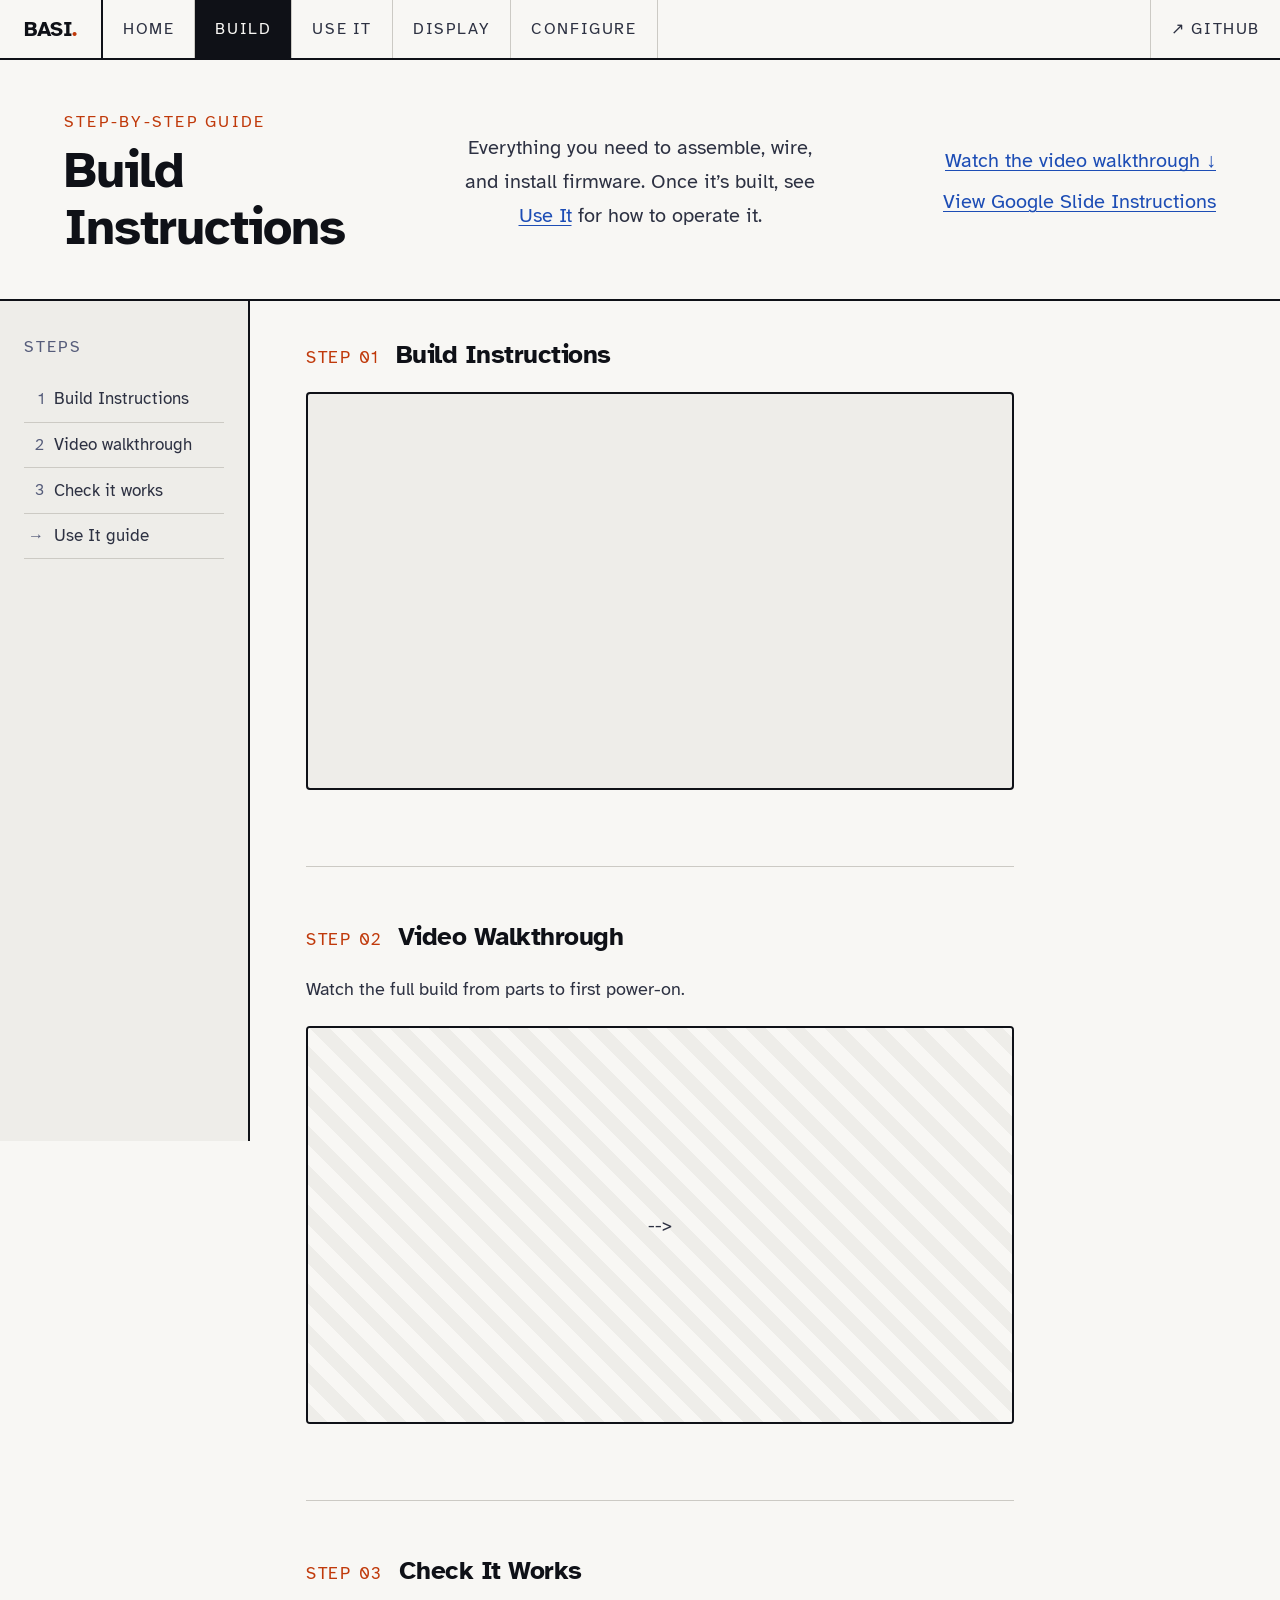
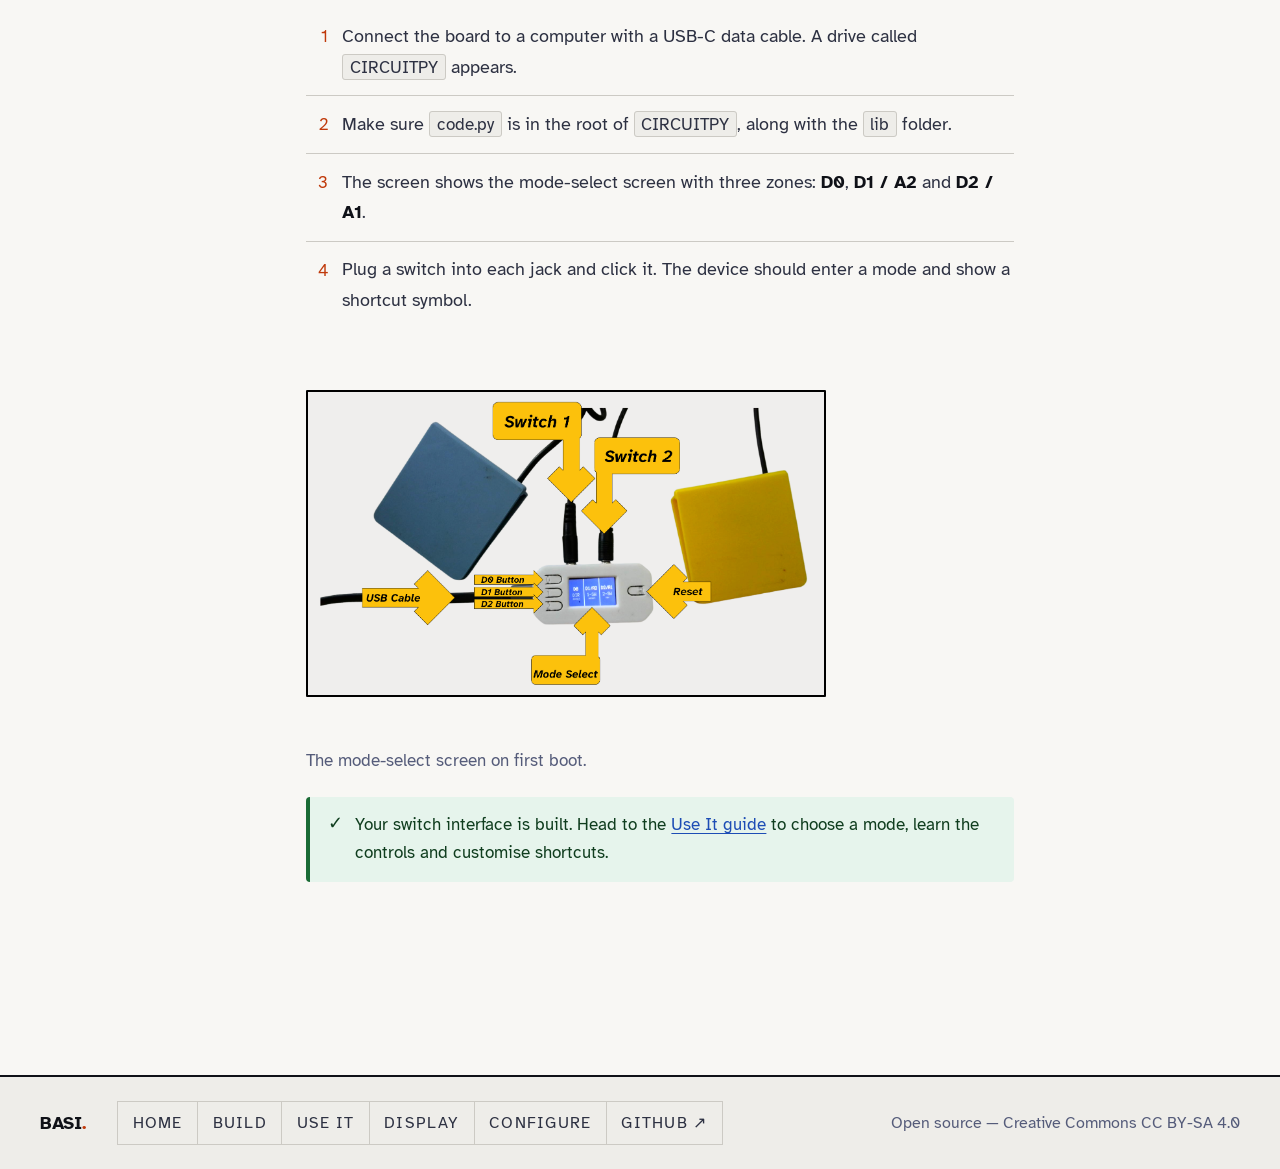
<file: docs/build.html>
<!DOCTYPE html>
<html lang="en">
<head>
<meta charset="UTF-8">
<meta name="viewport" content="width=device-width, initial-scale=1.0">
<title>Build Instructions — Blockly Accessible Switch Interface</title>
<link rel="icon" href="data:image/svg+xml,<svg xmlns='http://www.w3.org/2000/svg' viewBox='0 0 100 100'><text y='.9em' font-size='90'>🖲️</text></svg>">
<meta name="description" content="Step-by-step build instructions for the Blockly Accessible Switch Interface.">
<link rel="preconnect" href="https://fonts.googleapis.com">
<link rel="stylesheet" href="basi-shared.css">
<style>
/* ── LAYOUT ── */
.build-layout {
  display: grid;
  grid-template-columns: 250px 1fr;
  min-height: calc(100vh - var(--nav-h) - 200px);
}

/* ── STICKY STEP NAV ── */
.step-nav {
  border-right: 2px solid var(--ink);
  padding: 2rem 1.5rem;
  position: sticky;
  top: var(--nav-h);
  height: calc(100vh - var(--nav-h));
  overflow-y: auto;
  background: var(--tag-bg);
}
.step-nav-title {
  font-family: var(--ff-mono);
  font-size: var(--text-xs);
  letter-spacing: 0.12em;
  text-transform: uppercase;
  color: var(--ink3);
  margin-bottom: 1rem;
}
.step-nav-list { list-style: none; }
.step-nav-list a {
  display: flex;
  align-items: center;
  gap: 0.6rem;
  font-family: var(--ff-mono);
  font-size: var(--text-sm);
  color: var(--ink2);
  text-decoration: none;
  padding: 0.65rem 0;
  border-bottom: 1px solid var(--rule);
  transition: color var(--trans);
  line-height: 1.4;
}
.step-nav-list a:hover  { color: var(--accent); }
.step-num {
  font-size: var(--text-xs);
  color: var(--ink3);
  min-width: 20px;
  text-align: right;
  flex-shrink: 0;
}

/* ── BUILD CONTENT ── */
.build-content {
  padding: 2.5rem 3.5rem 4rem;
  max-width: 820px;
}

.build-step {
  margin-bottom: 3.5rem;
  padding-bottom: 3.5rem;
  border-bottom: 1px solid var(--rule);
}
.build-step:last-child { border-bottom: none; }

.step-header {
  display: flex;
  align-items: baseline;
  gap: 1rem;
  margin-bottom: 1.25rem;
}
.step-counter {
  font-family: var(--ff-mono);
  font-size: var(--text-sm);
  letter-spacing: 0.1em;
  text-transform: uppercase;
  color: var(--accent);
  white-space: nowrap;
  flex-shrink: 0;
}
.step-title {
  font-family: var(--ff-head);
  font-weight: 700;
  font-size: var(--text-2xl);
  letter-spacing: -0.02em;
}
.step-body {
  font-size: var(--text-base);
  color: var(--ink2);
  line-height: 1.8;
}
.step-body p { margin-bottom: 0.9rem; }
.step-body p:last-child { margin-bottom: 0; }

/* ── TABLES ── */
.parts-table, .pin-table {
  width: 100%;
  border-collapse: collapse;
  margin: 1.25rem 0;
  font-size: var(--text-sm);
}
.parts-table th, .pin-table th {
  font-family: var(--ff-mono);
  font-size: var(--text-xs);
  letter-spacing: 0.1em;
  text-transform: uppercase;
  color: var(--ink3);
  text-align: left;
  padding: 0.65rem 0.9rem;
  border-bottom: 2px solid var(--ink);
  background: var(--tag-bg);
}
.parts-table td {
  padding: 0.7rem 0.9rem;
  border-bottom: 1px solid var(--rule);
  vertical-align: top;
  line-height: 1.5;
}
.parts-table tr:hover td { background: var(--tag-bg); }
.parts-table td:first-child { font-weight: 600; color: var(--ink); }
.parts-table td:last-child  { color: var(--ink3); font-family: var(--ff-mono); font-size: var(--text-xs); }
.pin-table td {
  padding: 0.65rem 0.9rem;
  border-bottom: 1px solid var(--rule);
  font-family: var(--ff-mono);
  font-size: var(--text-xs);
  line-height: 1.5;
}
.pin-table tr:hover td { background: var(--tag-bg); }
.pin-tag {
  display: inline-block;
  font-size: var(--text-xs);
  padding: 2px 7px;
  border-radius: 2px;
  font-family: var(--ff-mono);
  font-weight: 500;
}
.pin-tag.gpio { background: #e8edf8; color: var(--accent2); }
.pin-tag.gnd  { background: var(--tag-bg); color: var(--ink2); border: 1px solid var(--rule); }

/* ── CODE BLOCK ── */
.code-block {
  background: var(--ink);
  color: #a8d8a0;
  font-family: var(--ff-mono);
  font-size: var(--text-sm);
  padding: 1.2rem 1.4rem;
  border-radius: 4px;
  overflow-x: auto;
  line-height: 1.75;
  margin: 1.25rem 0;
  white-space: pre;
  tab-size: 4;
}
.code-comment { color: #6a6f7a; }
.code-kw      { color: #88ccff; }

/* ── ORDERED STEPS ── */
.install-steps {
  counter-reset: install;
  list-style: none;
  padding: 0;
  margin: 1.1rem 0;
}
.install-steps li {
  counter-increment: install;
  display: flex;
  gap: 0.9rem;
  align-items: flex-start;
  padding: 0.8rem 0;
  border-bottom: 1px solid var(--rule);
  font-size: var(--text-base);
  color: var(--ink2);
  line-height: 1.7;
}
.install-steps li:last-child { border-bottom: none; }
.install-steps li::before {
  content: counter(install);
  font-family: var(--ff-mono);
  font-size: var(--text-sm);
  color: var(--accent);
  flex-shrink: 0;
  width: 22px;
  text-align: right;
  padding-top: 0.15rem;
  font-weight: 500;
}
.install-steps li strong { color: var(--ink); }
.install-steps li a { color: var(--accent2); }
.install-steps li a:hover { color: var(--accent); }

/* ── MODE CARDS ── */
.mode-grid { display: grid; grid-template-columns: 1fr 1fr; gap: 0.9rem; margin: 1.25rem 0; }
.mode-card {
  border: 1.5px solid var(--rule);
  border-radius: 4px;
  padding: 1.25rem 1.3rem;
  background: var(--surface);
}
.mode-card-title {
  font-family: var(--ff-head);
  font-weight: 700;
  font-size: var(--text-lg);
  margin-bottom: 0.5rem;
}
.mode-card-desc {
  font-size: var(--text-base);
  color: var(--ink2);
  line-height: 1.65;
  margin-bottom: 0.9rem;
}
.mode-card-actions { display: flex; flex-direction: column; gap: 0.35rem; }
.mode-action {
  font-family: var(--ff-mono);
  font-size: var(--text-sm);
  display: flex;
  gap: 0.5rem;
  line-height: 1.4;
}
.mode-action-key  { color: var(--accent); min-width: 120px; flex-shrink: 0; font-weight: 500; }
.mode-action-desc { color: var(--ink3); }

/* ── MEDIA ── */
.build-step { scroll-margin-top: calc(var(--nav-h) + 1rem); }
/* Responsive 16:9 video wrapper */
.video-frame {
  position: relative;
  aspect-ratio: 16 / 9;
  border: 2px solid var(--ink);
  border-radius: var(--radius);
  overflow: hidden;
  margin: 1.25rem 0;
  background: var(--tag-bg);
}
.video-frame iframe { position: absolute; inset: 0; width: 100%; height: 100%; border: 0; }

/* Media placeholders — swap for real embeds */
.media-figure { margin: 1.25rem 0; }
.media-figure figcaption { font-size: var(--text-sm); color: var(--ink3); margin-top: 0.5rem; }
.media-placeholder {
  display: flex;
  flex-direction: column;
  align-items: center;
  justify-content: center;
  gap: 0.4rem;
  text-align: center;
  padding: 1.5rem;
  width: 100%;
  height: 100%;
  border: 3px dashed var(--ink3);
  border-radius: var(--radius);
  background: repeating-linear-gradient(45deg, var(--tag-bg) 0 14px, var(--surface) 14px 28px);
  color: var(--ink2);
}
.video-frame .media-placeholder { position: absolute; inset: 0; border: none; border-radius: 0; }
.media-photo { aspect-ratio: 4 / 3; max-width: 520px; }
.media-placeholder-type { font-weight: 700; font-size: var(--text-lg); color: var(--ink); }
.media-placeholder-desc { font-size: var(--text-sm); max-width: 42ch; line-height: 1.5; }


/* ── RESPONSIVE ── */
@media (max-width: 860px) {
  .build-layout { grid-template-columns: minmax(0, 1fr); }
  .step-nav { position: static; height: auto; border-right: none; border-bottom: 2px solid var(--ink); }
  .build-content { padding: 2rem 1.5rem; }
  .mode-grid { grid-template-columns: 1fr; }
  /* header uses inline 3-column grid; stack it on small screens */
  .page-header { grid-template-columns: 1fr !important; }
  .page-header > .page-header-desc { text-align: left !important; align-items: flex-start !important; }
}
</style>
</head>
<body>
<a href="#main-content" class="skip-link">Skip to main content</a>

<header role="banner">
  <nav class="site-nav" aria-label="Site navigation">
    <a href="index.html" class="nav-logo" aria-label="Blockly Accessible Switch Interface – home">BASI<span>.</span></a>
    <ul class="nav-links" role="list">
      <li><a href="index.html">Home</a></li>
      <li><a href="build.html" aria-current="page">Build</a></li>
      <li><a href="use.html">Use It</a></li>
      <li><a href="switch-interface-web-display.html">Display</a></li>
      <li><a href="blockly_shortcut_configurator.html">Configure</a></li>
    </ul>
    <a href="https://github.com/loretod/blockly_accessible_switch_interface"
       class="nav-gh" target="_blank" rel="noopener"
       aria-label="View source on GitHub (opens in new tab)">↗ GitHub</a>
  </nav>
</header>

<main id="main-content">

  <div class="page-header" style="display: grid; grid-template-columns: 1fr 1fr 1fr; align-items: center; gap: 1.5rem;">
    <div>
      <p class="page-header-label">Step-by-step guide</p>
      <h1>Build Instructions</h1>
    </div>
    <p class="page-header-desc" style="text-align: center; margin: 0;">Everything you need to assemble, wire, and install firmware. Once it’s built, see <a href="use.html">Use It</a> for how to operate it.</p>
    <div class="page-header-desc" style="display: flex; flex-direction: column; align-items: flex-end; gap: 0.4rem; margin: 0;">
      <a href="#video-walkthrough">Watch the video walkthrough ↓</a>
      <a href="https://docs.google.com/presentation/d/e/2PACX-1vRLB-ssaZ2lQKfzIOw7MU3ilnS_D7XAcPhWdcv4CS0tsQ7e1NFE6QulaQyW4kVeWO49AM5KeUvafYBN/pub?start=false&loop=false&delayms=3000">View Google Slide Instructions</a>
    </div>
  </div>

  <div class="build-layout">

    <nav class="step-nav" aria-label="Build steps">
      <p class="step-nav-title">Steps</p>
      <ol class="step-nav-list" role="list">
        <li><a href="#step-build"><span class="step-num" aria-hidden="true">1</span>Build Instructions</a></li>
        <li><a href="#video-walkthrough"><span class="step-num" aria-hidden="true">2</span>Video walkthrough</a></li>
        <li><a href="#step-check"><span class="step-num" aria-hidden="true">3</span>Check it works</a></li>
        <li><a href="use.html"><span class="step-num" aria-hidden="true">→</span>Use It guide</a></li>
      </ol>
    </nav>

    <div class="build-content">

      <section class="build-step" id="step-build" aria-labelledby="heading-build">
        <div class="step-header">
          <span class="step-counter">Step 01</span>
          <h2 class="step-title" id="heading-build">Build Instructions</h2>
        </div>
        <div class="step-body">
          <div class="video-frame"><iframe title="Build instructions slides" src="https://docs.google.com/presentation/d/e/2PACX-1vRLB-ssaZ2lQKfzIOw7MU3ilnS_D7XAcPhWdcv4CS0tsQ7e1NFE6QulaQyW4kVeWO49AM5KeUvafYBN/pubembed?start=false&loop=false&delayms=3000" allowfullscreen="true" mozallowfullscreen="true" webkitallowfullscreen="true"></iframe></div>
        </div>
      </section>

      <section class="build-step" id="video-walkthrough" aria-labelledby="heading-video">
        <div class="step-header">
          <span class="step-counter">Step 02</span>
          <h2 class="step-title" id="heading-video">Video Walkthrough</h2>
        </div>
        <div class="step-body">
          <p>Watch the full build from parts to first power-on.</p>
          <div class="video-frame">
            <div class="media-placeholder">
              <iframe src="https://www.youtube-nocookie.com/embed/pL-6bodNu7Q?si=thnz_qXS2mCXehYT" title="Build walkthrough" …></iframe> -->
            </div>
          </div>
        </div>
      </section>

      <section class="build-step" id="step-check" aria-labelledby="heading-check">
        <div class="step-header">
          <span class="step-counter">Step 03</span>
          <h2 class="step-title" id="heading-check">Check It Works</h2>
        </div>
        <div class="step-body">
          <ol class="install-steps" aria-label="Final checks">
            <li><span>Connect the board to a computer with a USB-C data cable. A drive called <code>CIRCUITPY</code> appears.</span></li>
            <li><span>Make sure <code>code.py</code> is in the root of <code>CIRCUITPY</code>, along with the <code>lib</code> folder.</span></li>
            <li><span>The screen shows the mode-select screen with three zones: <strong>D0</strong>, <strong>D1 / A2</strong> and <strong>D2 / A1</strong>.</span></li>
            <li><span>Plug a switch into each jack and click it. The device should enter a mode and show a shortcut symbol.</span></li>
          </ol>
          <figure class="media-figure">
            <div class="media-photo">
              <img src="images/BASI_start_setup.png" alt="A white switch interface sits between a large blue switch labeled Switch 1 and a yellow switch labeled Switch 2 against a plain light background. A USB cable enters from the left. Yellow callouts identify USB Cable, D0 Button, D1 Button, D2 Button, Reset, and Mode Select. The interface screen reads D0 DIR direct, D1/A2 1-SW, and D2/A1 2-SW. The clear, instructional setup diagram has a neutral tone." style="display:block; width:100%; height:100%; object-fit:contain;">
            </div>
            <figcaption>The mode-select screen on first boot.</figcaption>
          </figure>
          <div class="callout success" role="note">
            <span class="callout-icon" aria-hidden="true">✓</span>
            <span>Your switch interface is built. Head to the <a href="use.html">Use It guide</a> to choose a mode, learn the controls and customise shortcuts.</span>
          </div>
        </div>
      </section>

    </div>
  </div>
</main>

<footer class="site-footer" role="contentinfo">
  <div class="footer-brand">BASI<span>.</span></div>
  <nav aria-label="Footer navigation">
    <ul class="footer-links" role="list">
      <li><a href="index.html">Home</a></li>
      <li><a href="build.html">Build</a></li>
      <li><a href="use.html">Use It</a></li>
      <li><a href="switch-interface-web-display.html">Display</a></li>
      <li><a href="blockly_shortcut_configurator.html">Configure</a></li>
      <li><a href="https://github.com/loretod/blockly_accessible_switch_interface" target="_blank" rel="noopener" aria-label="GitHub repository (opens in new tab)">GitHub ↗</a></li>
    </ul>
  </nav>
  <p class="footer-copy">Open source — Creative Commons CC BY-SA 4.0</p>
</footer>
</body>
</html>
</file>
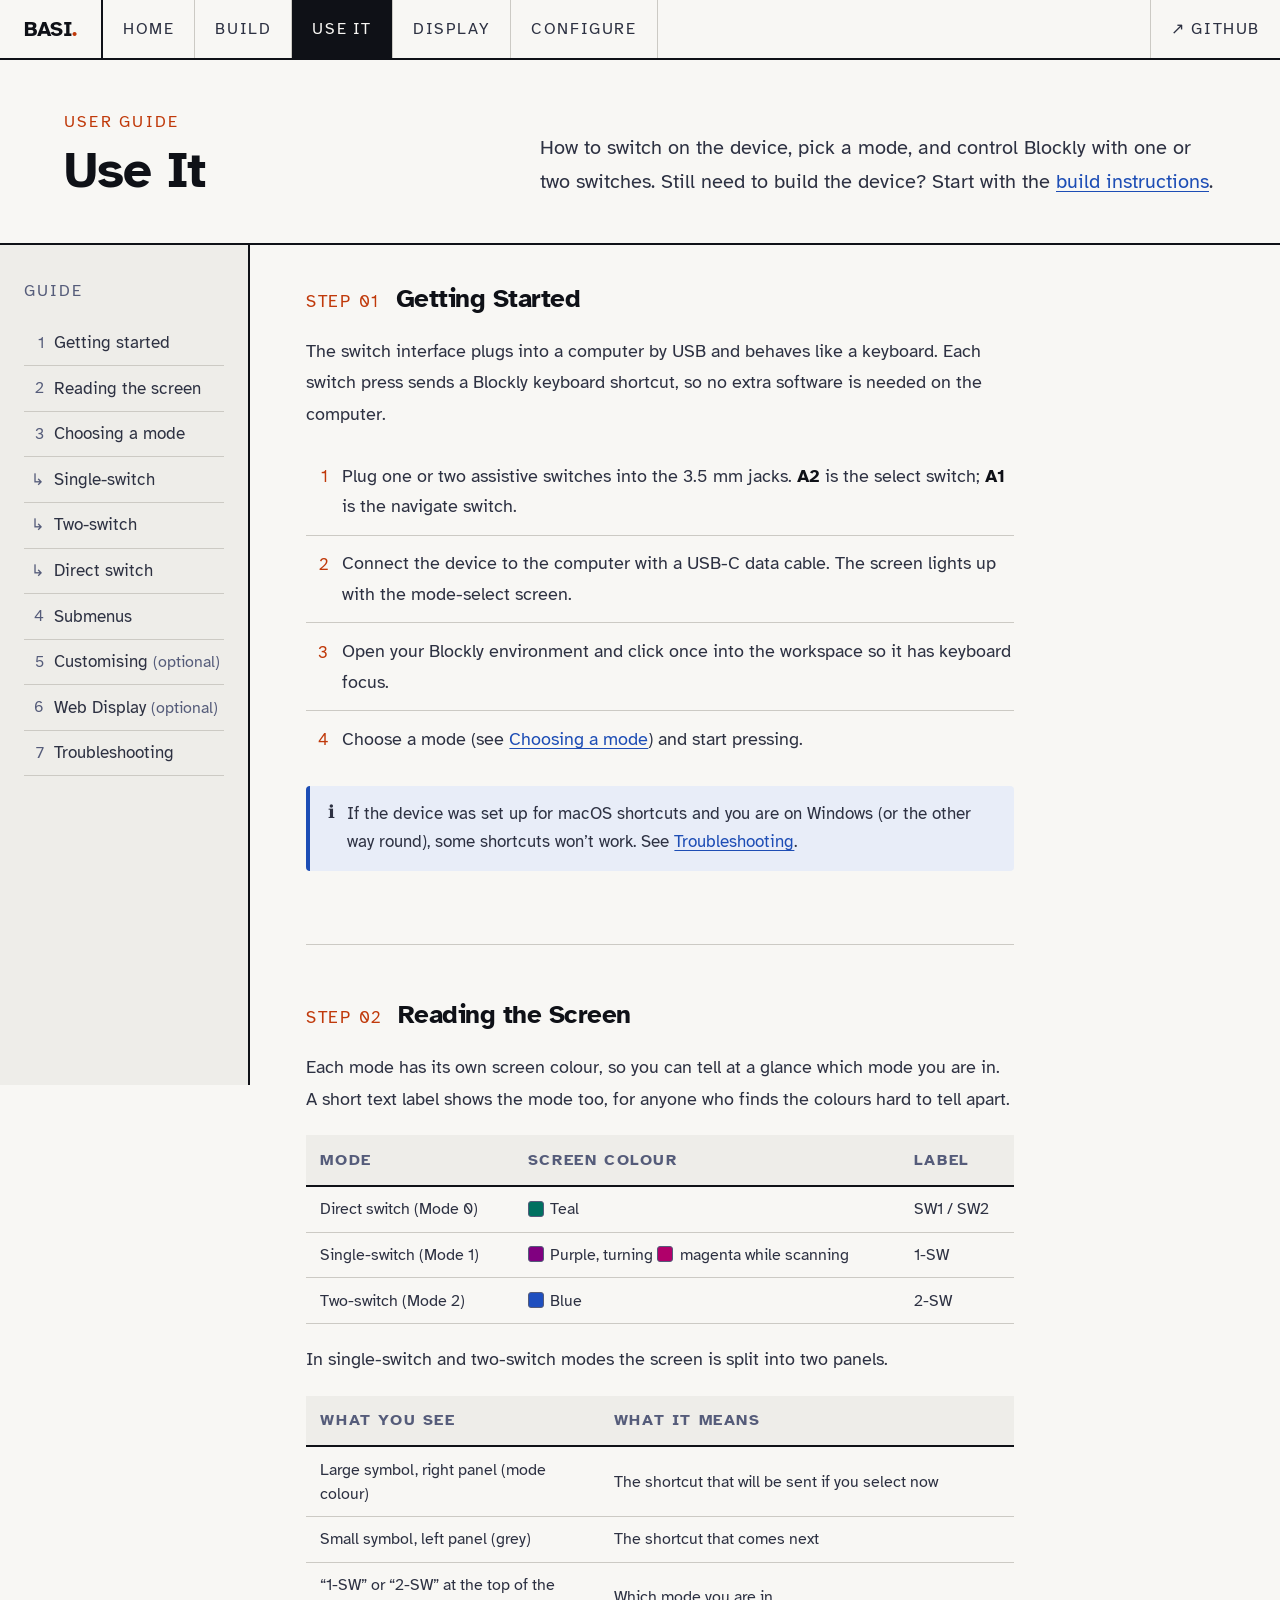
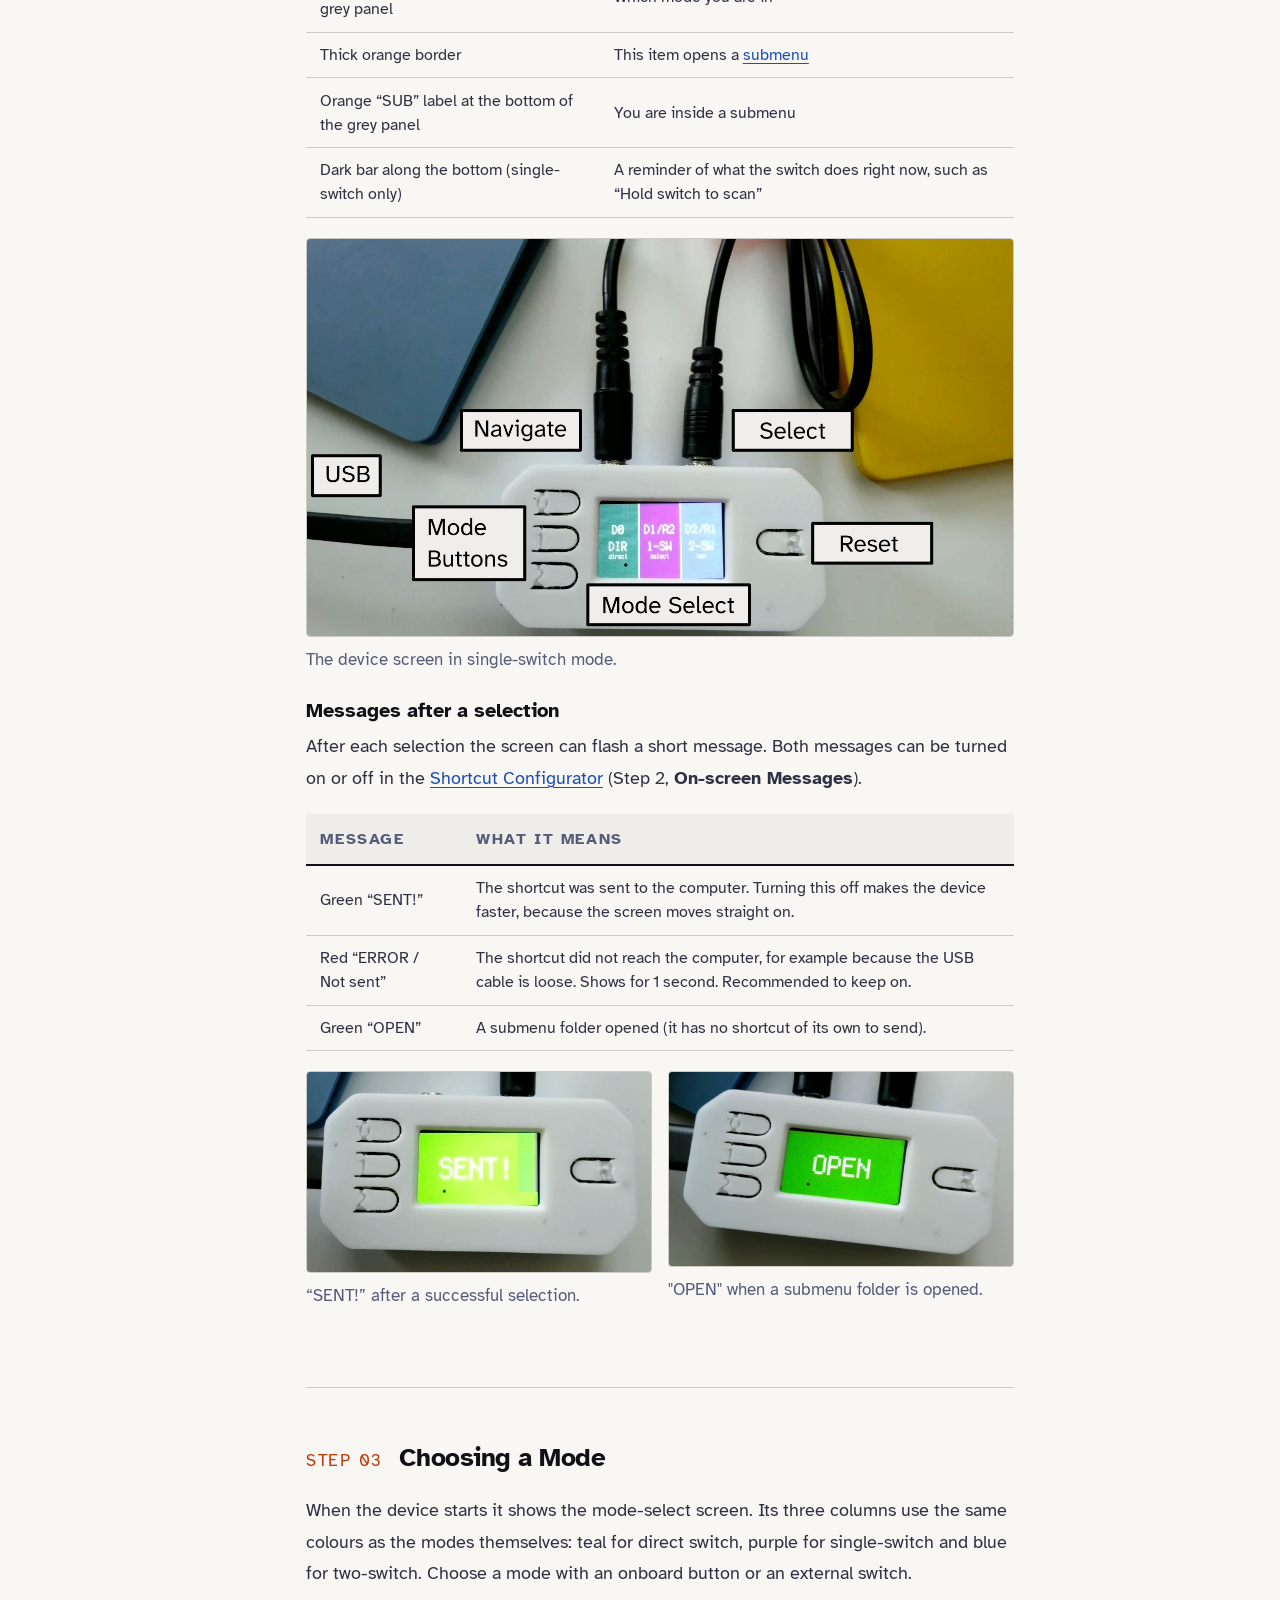
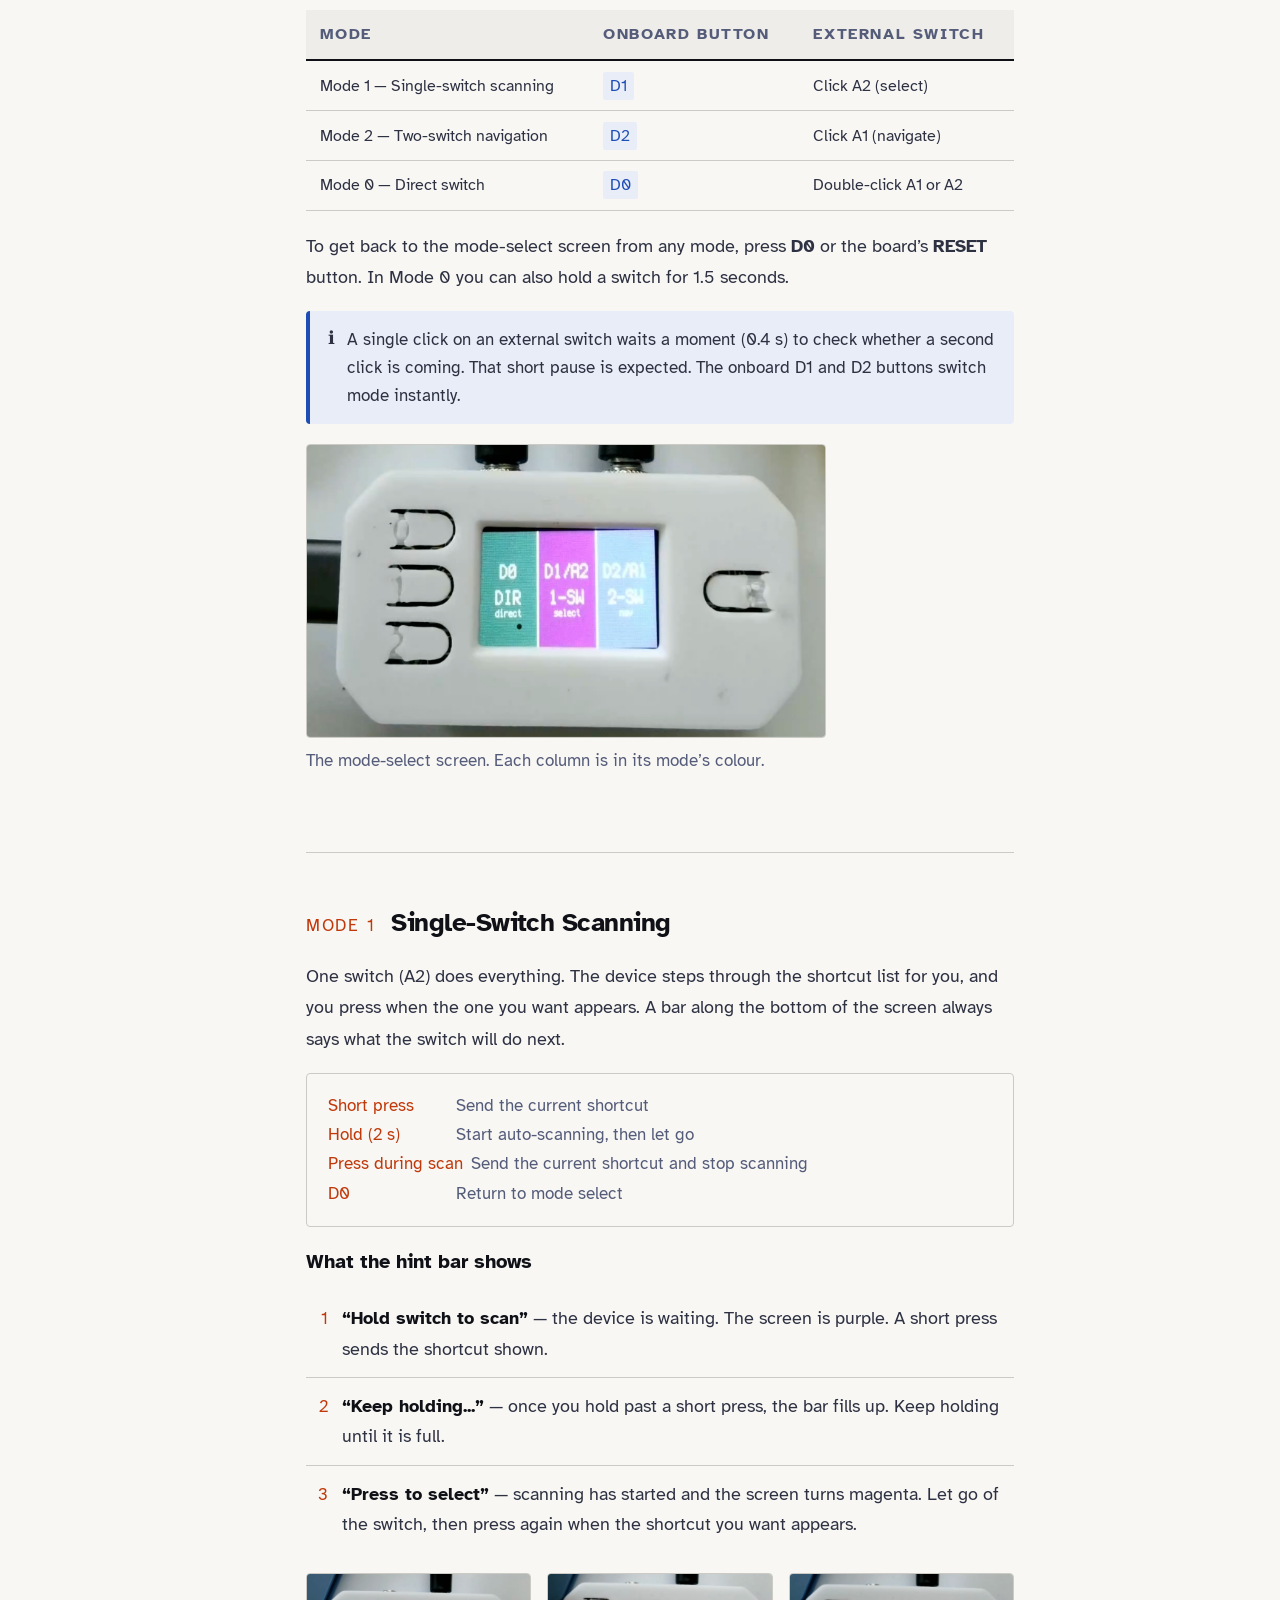
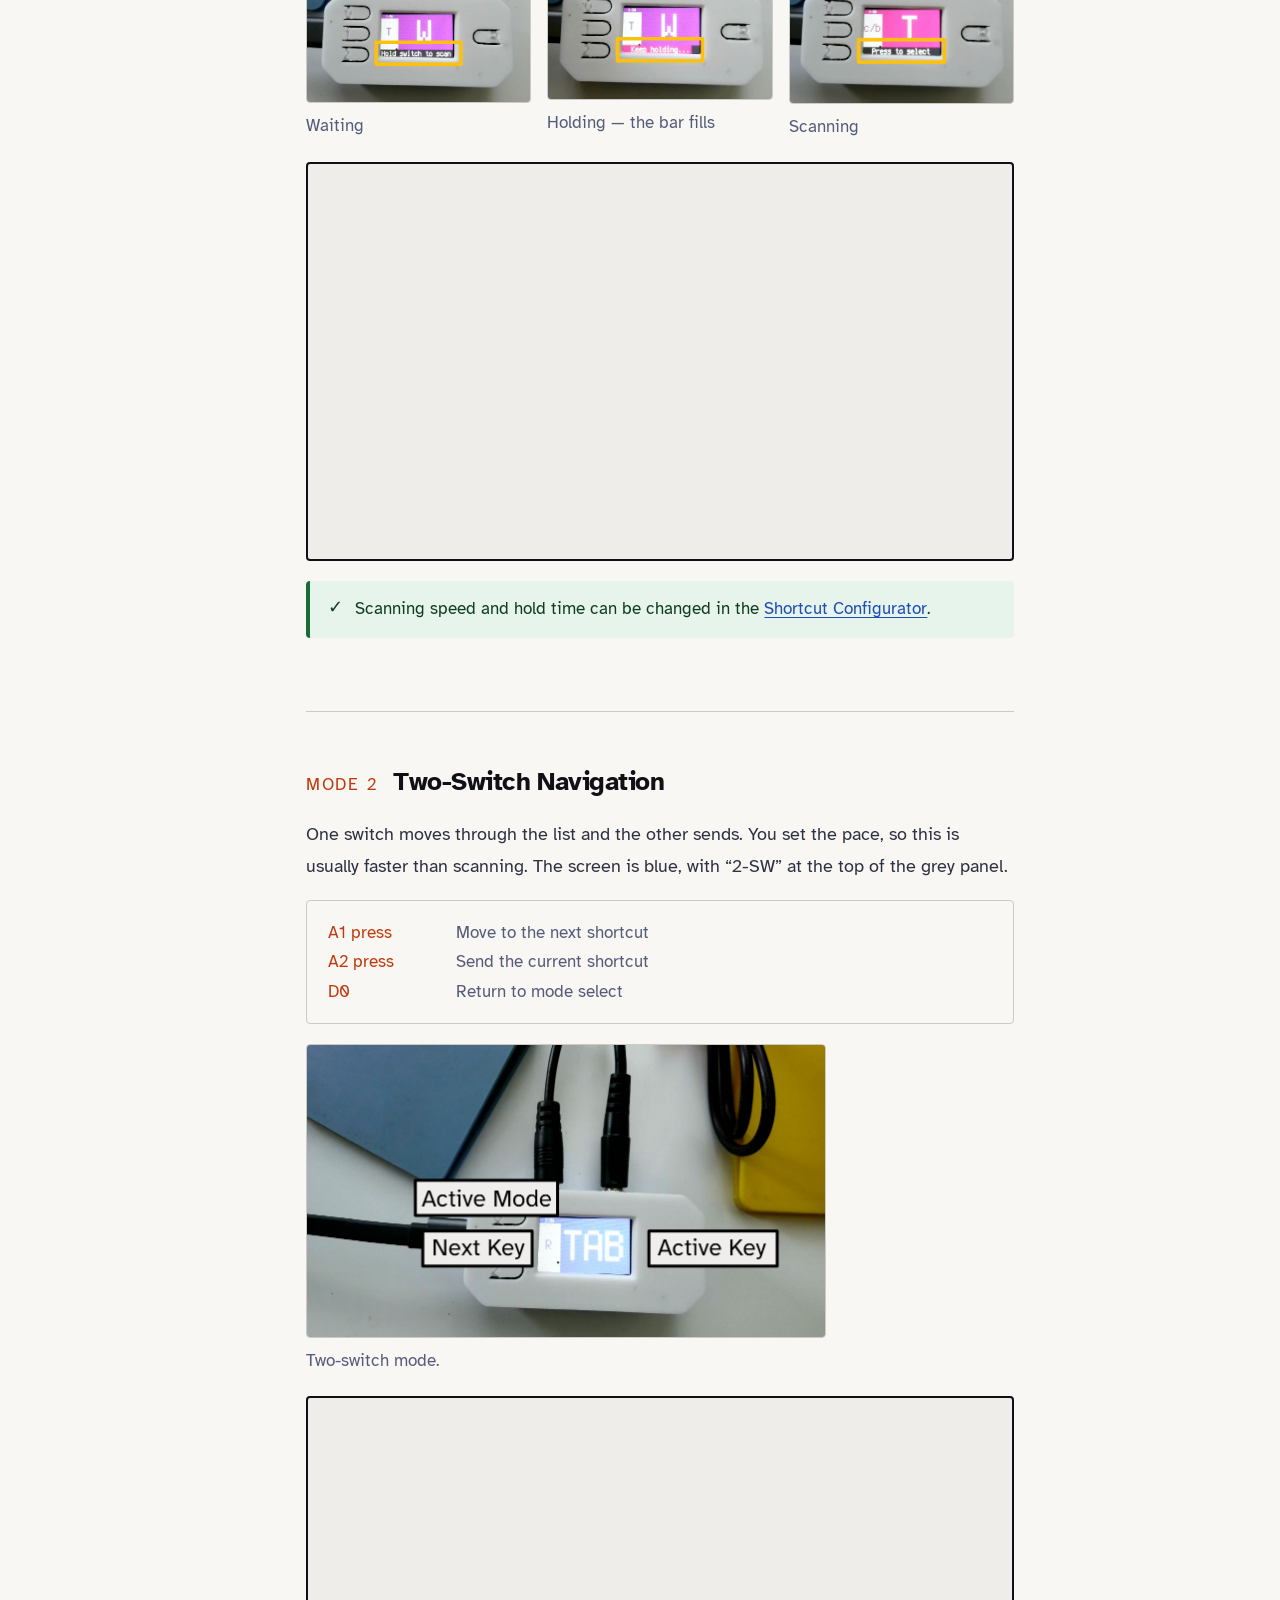
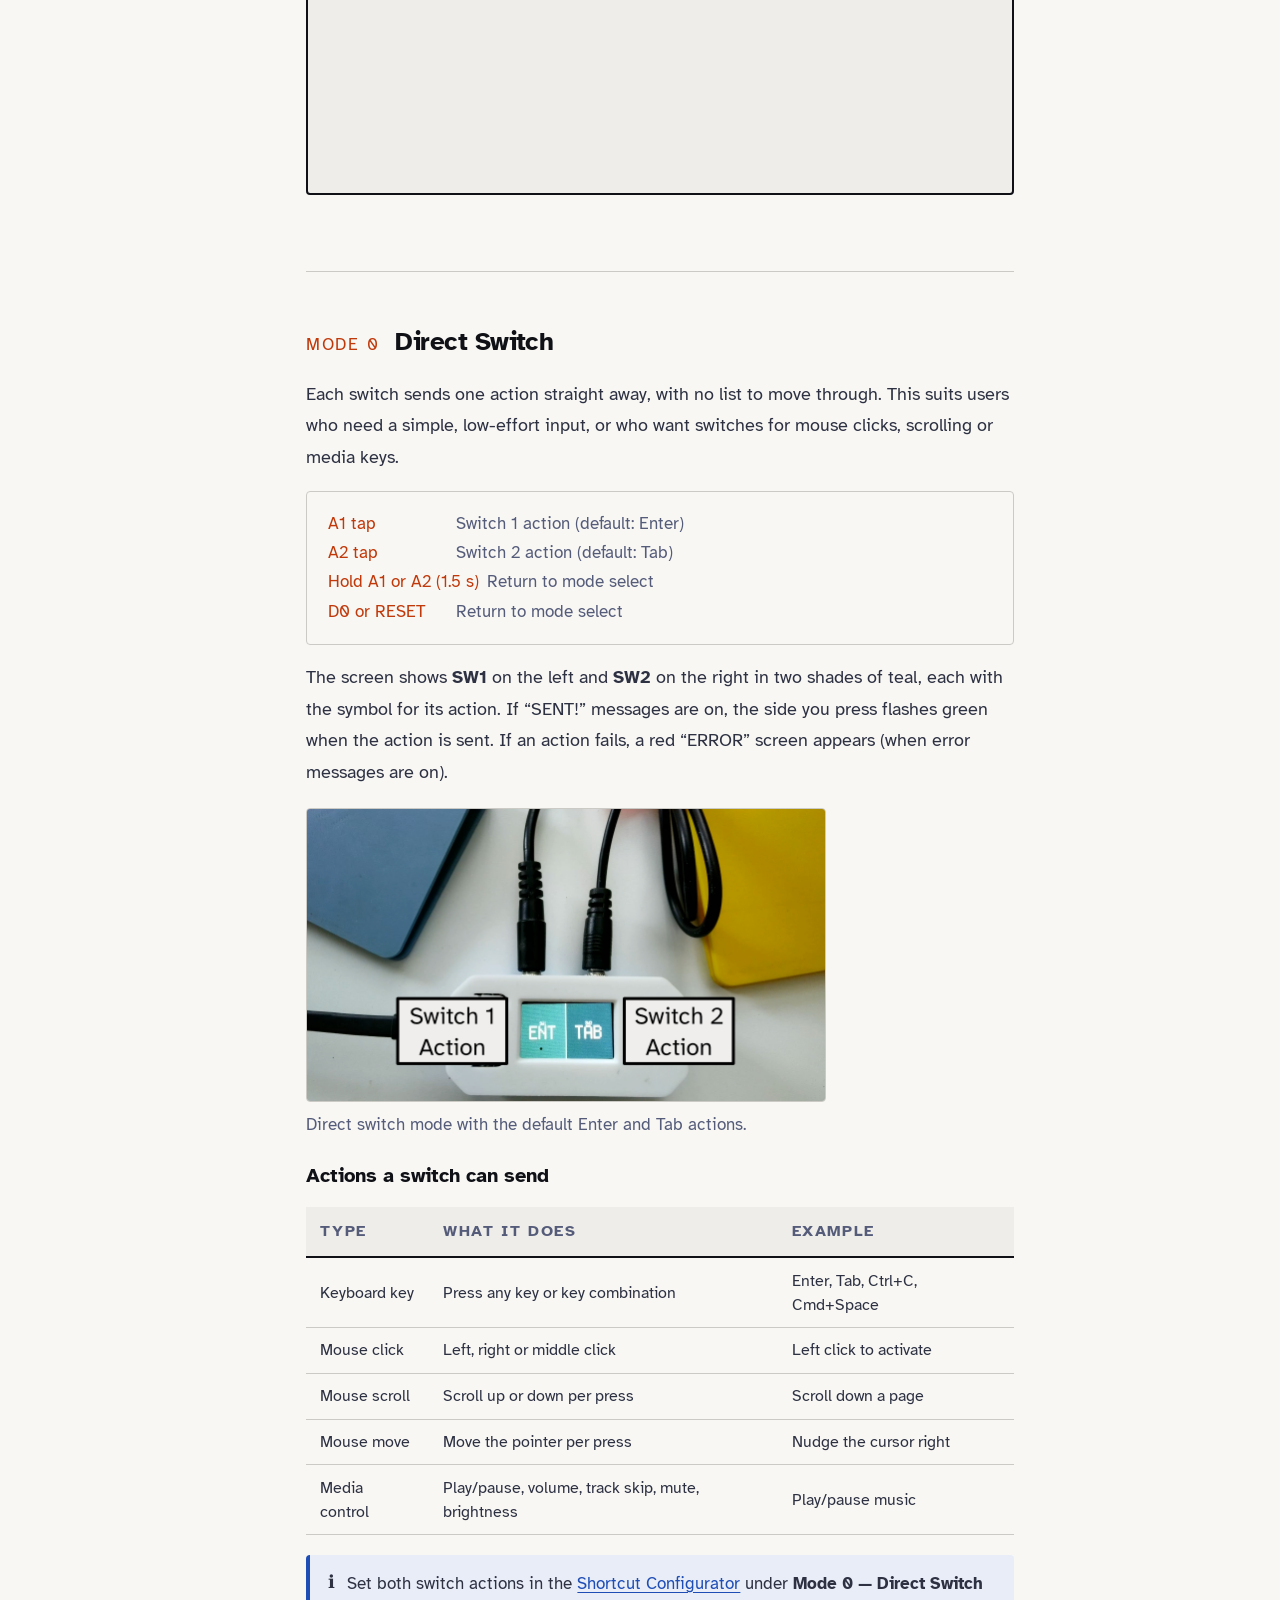
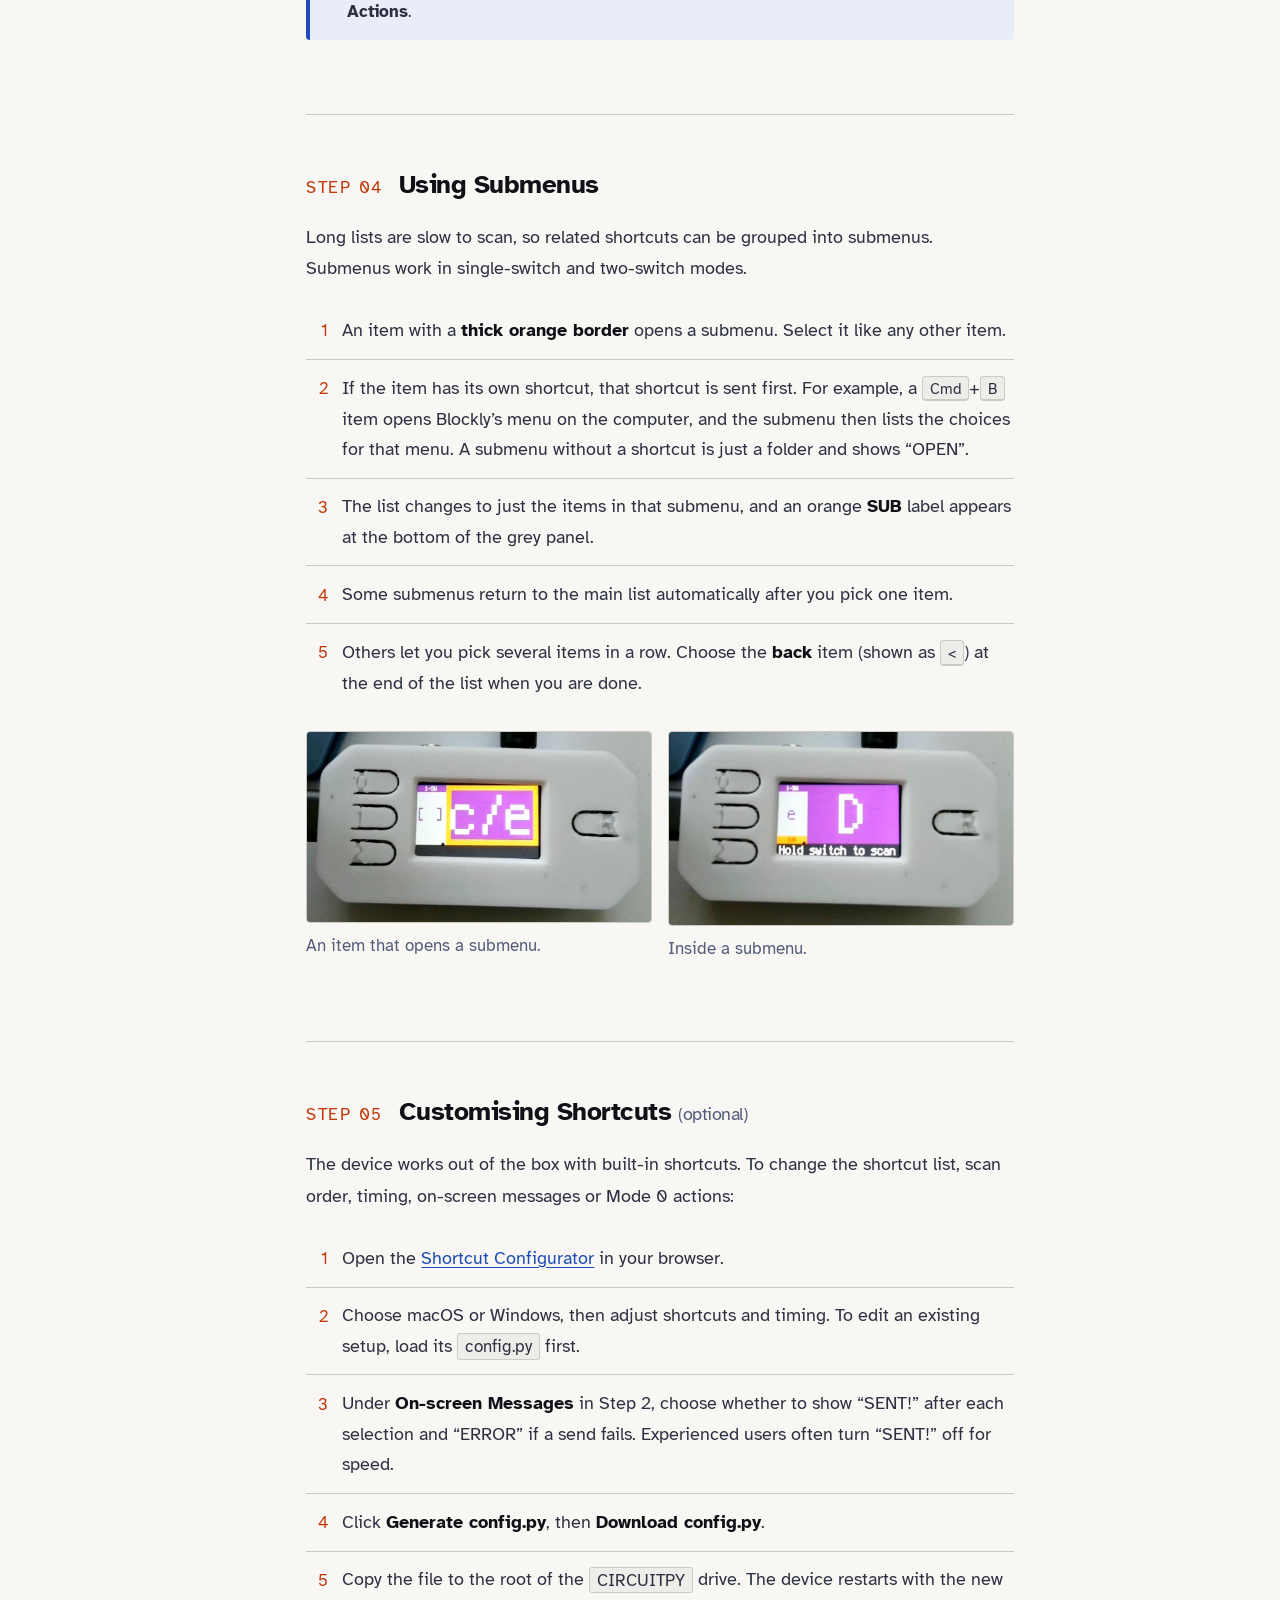
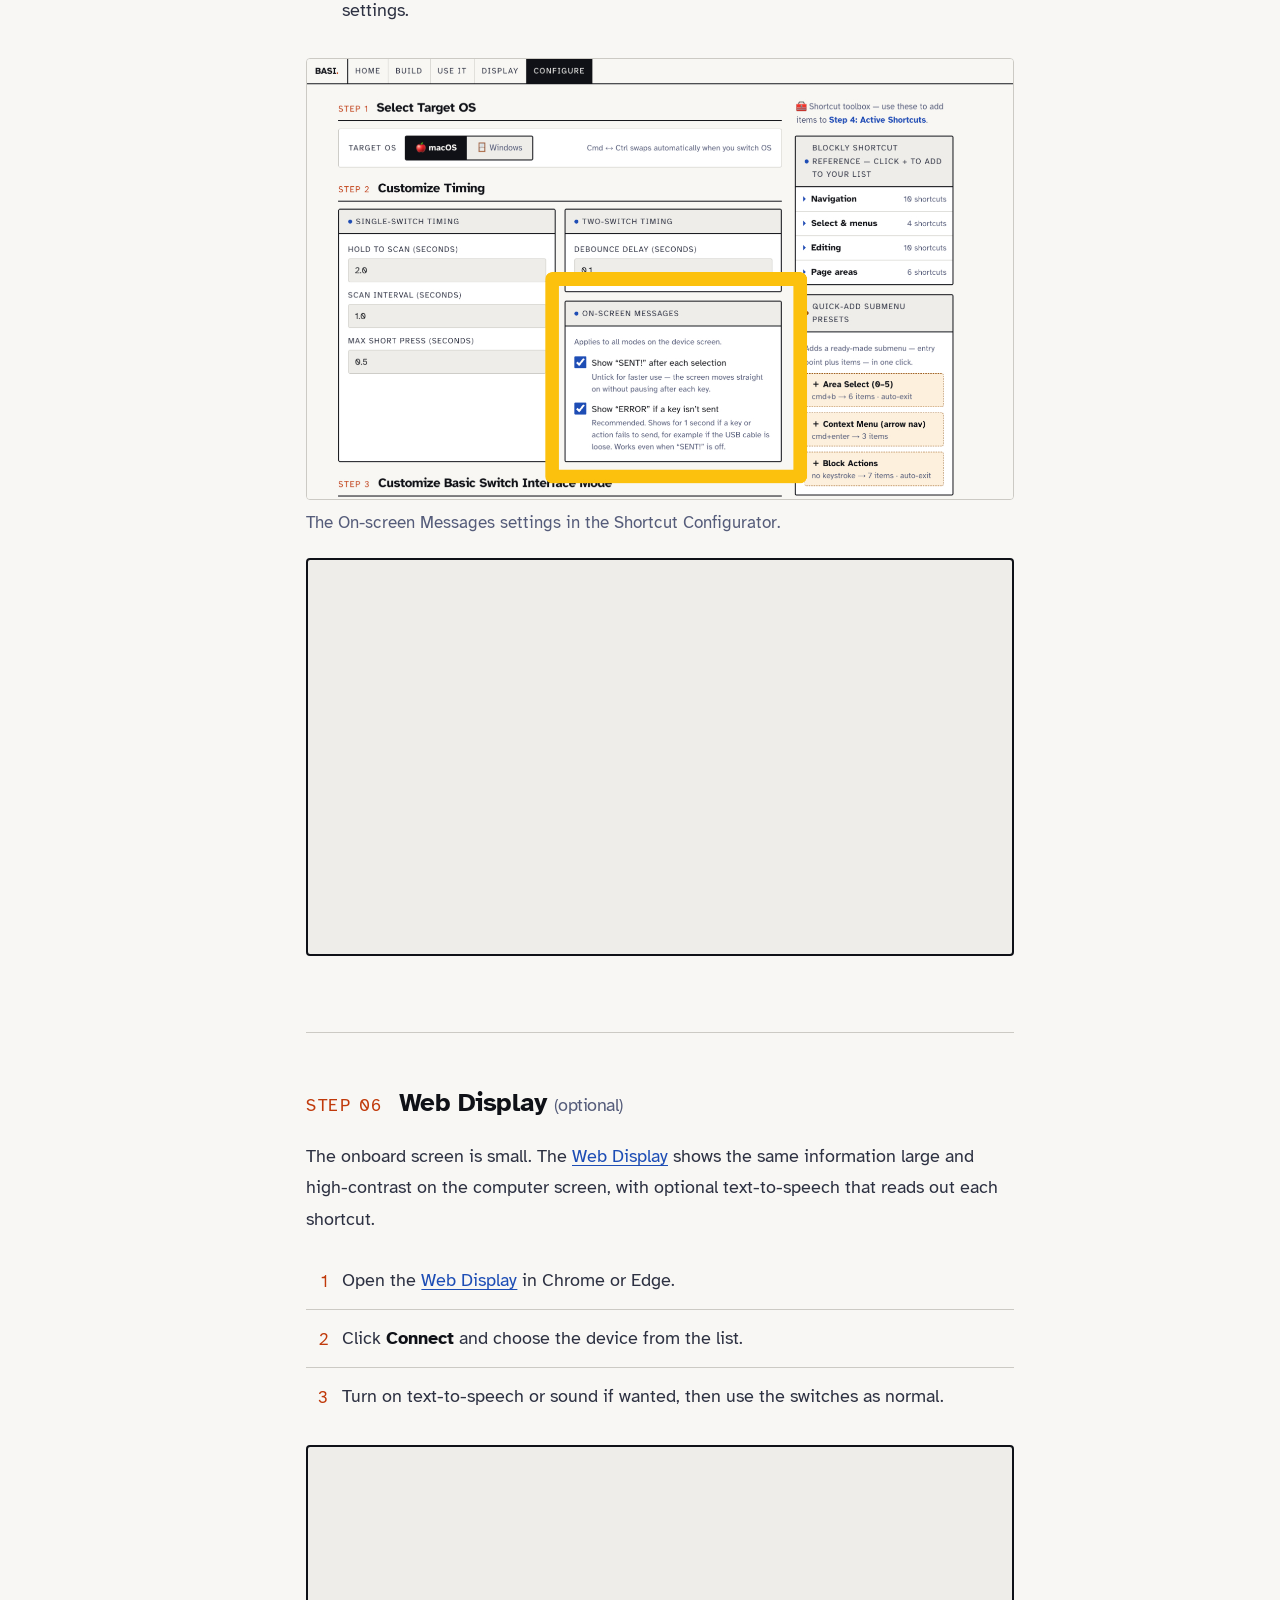
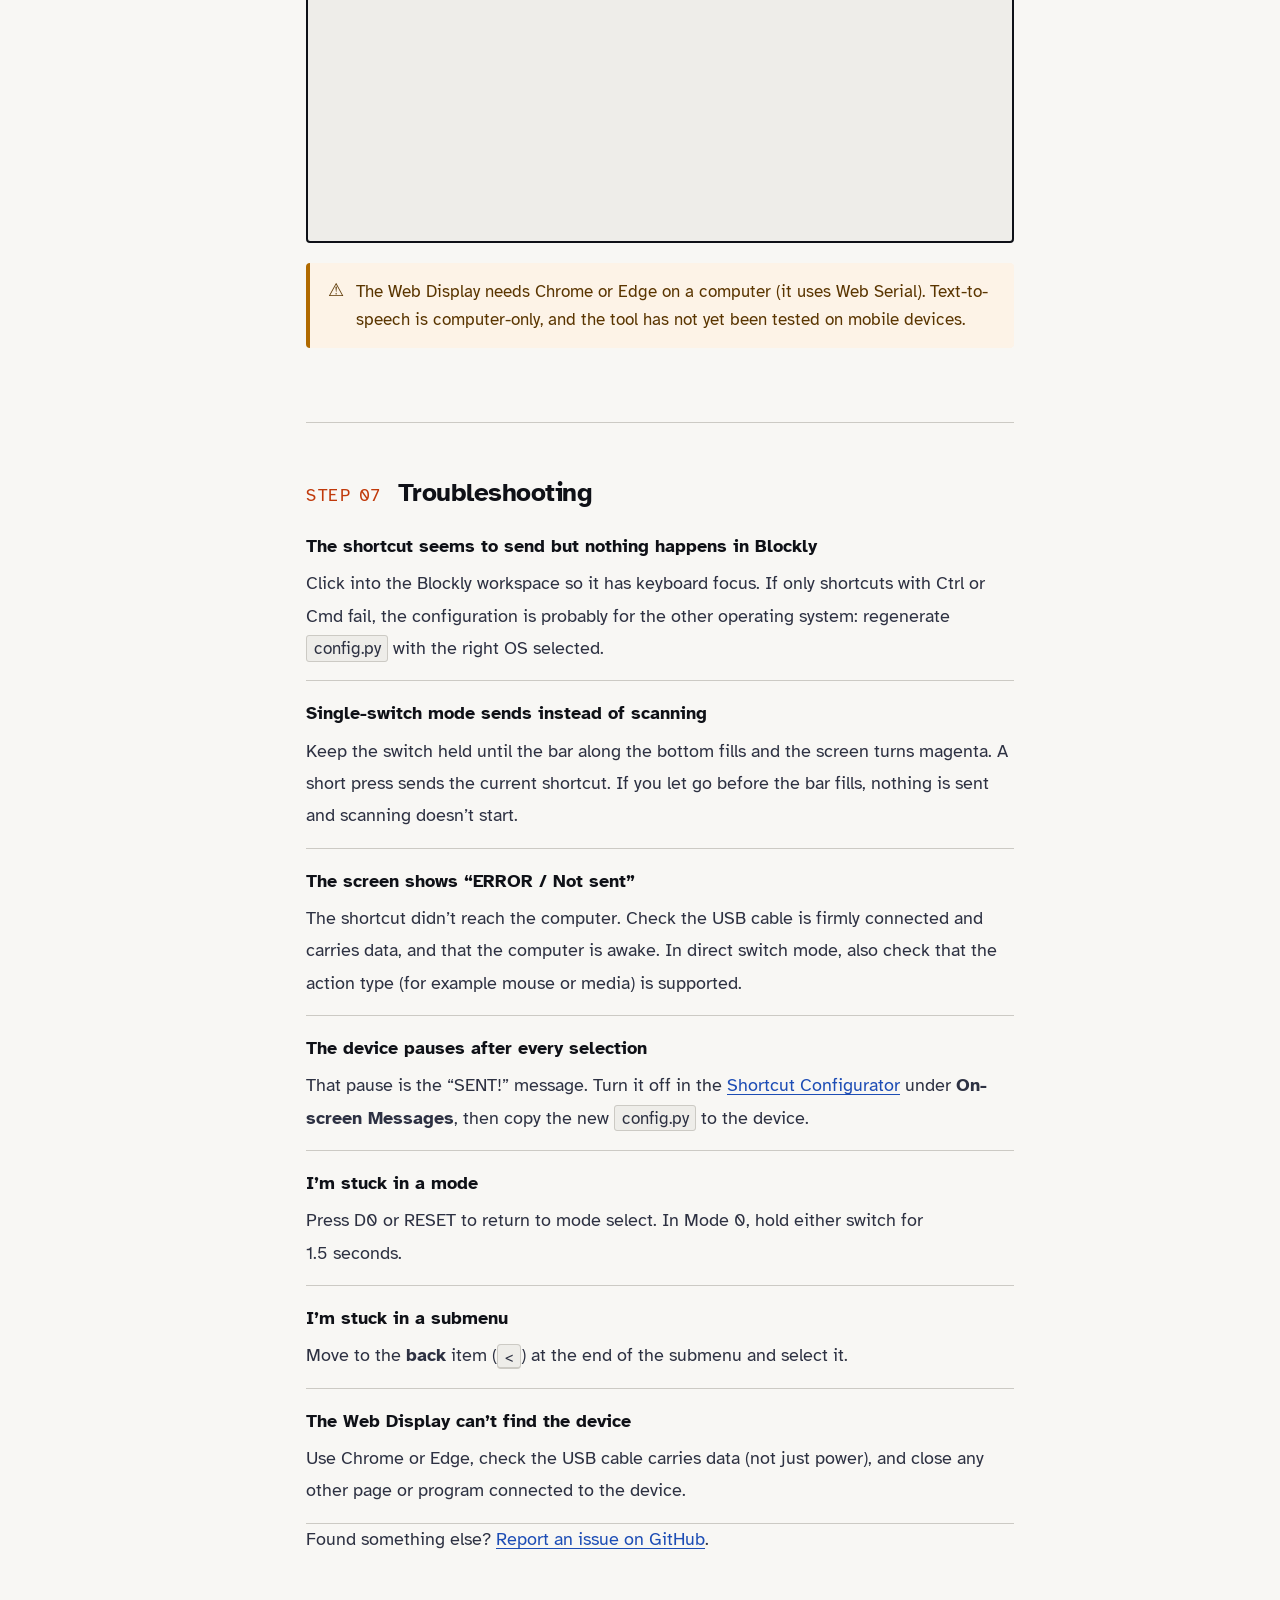
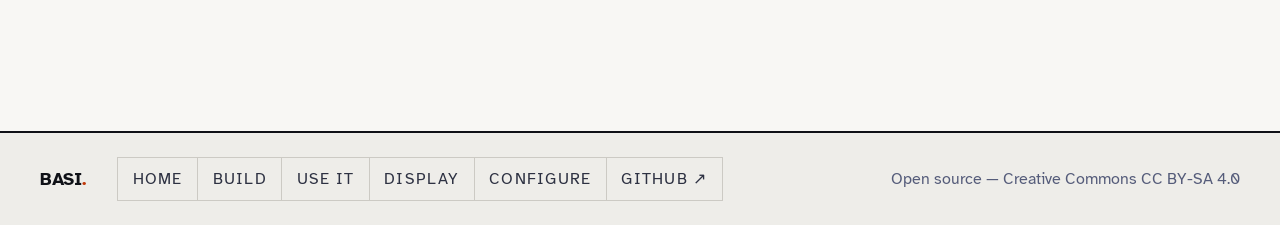
<file: docs/use.html>
<!DOCTYPE html>
<html lang="en">
<head>
<meta charset="UTF-8">
<meta name="viewport" content="width=device-width, initial-scale=1.0">
<title>Use It — Blockly Accessible Switch Interface</title>
<link rel="icon" href="data:image/svg+xml,<svg xmlns='http://www.w3.org/2000/svg' viewBox='0 0 100 100'><text y='.9em' font-size='90'>🖲️</text></svg>">
<meta name="description" content="How to use the Blockly Accessible Switch Interface: choosing a mode, reading the screen colours and messages, single-switch scanning, two-switch navigation, direct switch mode, submenus and the web display.">
<link rel="preconnect" href="https://fonts.googleapis.com">
<link rel="stylesheet" href="basi-shared.css">
<style>
/* ── LAYOUT ── */
.build-layout {
  display: grid;
  grid-template-columns: 250px 1fr;
  min-height: calc(100vh - var(--nav-h) - 200px);
}

/* ── STICKY STEP NAV ── */
.step-nav {
  border-right: 2px solid var(--ink);
  padding: 2rem 1.5rem;
  position: sticky;
  top: var(--nav-h);
  height: calc(100vh - var(--nav-h));
  overflow-y: auto;
  background: var(--tag-bg);
}
.step-nav-title {
  font-family: var(--ff-mono);
  font-size: var(--text-xs);
  letter-spacing: 0.12em;
  text-transform: uppercase;
  color: var(--ink3);
  margin-bottom: 1rem;
}
.step-nav-list { list-style: none; }
.step-nav-list a {
  display: flex;
  align-items: center;
  gap: 0.6rem;
  font-family: var(--ff-mono);
  font-size: var(--text-sm);
  color: var(--ink2);
  text-decoration: none;
  padding: 0.65rem 0;
  border-bottom: 1px solid var(--rule);
  transition: color var(--trans);
  line-height: 1.4;
}
.step-nav-list a:hover  { color: var(--accent); }
.step-num {
  font-size: var(--text-xs);
  color: var(--ink3);
  min-width: 20px;
  text-align: right;
  flex-shrink: 0;
}

/* ── BUILD CONTENT ── */
.build-content {
  padding: 2.5rem 3.5rem 4rem;
  max-width: 820px;
}

.build-step {
  margin-bottom: 3.5rem;
  padding-bottom: 3.5rem;
  border-bottom: 1px solid var(--rule);
}
.build-step:last-child { border-bottom: none; }

.step-header {
  display: flex;
  align-items: baseline;
  gap: 1rem;
  margin-bottom: 1.25rem;
}
.step-counter {
  font-family: var(--ff-mono);
  font-size: var(--text-sm);
  letter-spacing: 0.1em;
  text-transform: uppercase;
  color: var(--accent);
  white-space: nowrap;
  flex-shrink: 0;
}
.step-title {
  font-family: var(--ff-head);
  font-weight: 700;
  font-size: var(--text-2xl);
  letter-spacing: -0.02em;
}
.step-body {
  font-size: var(--text-base);
  color: var(--ink2);
  line-height: 1.8;
}
.step-body p { margin-bottom: 0.9rem; }
.step-body p:last-child { margin-bottom: 0; }

/* ── TABLES ── */
.parts-table, .pin-table {
  width: 100%;
  border-collapse: collapse;
  margin: 1.25rem 0;
  font-size: var(--text-sm);
}
.parts-table th, .pin-table th {
  font-family: var(--ff-mono);
  font-size: var(--text-xs);
  letter-spacing: 0.1em;
  text-transform: uppercase;
  color: var(--ink3);
  text-align: left;
  padding: 0.65rem 0.9rem;
  border-bottom: 2px solid var(--ink);
  background: var(--tag-bg);
}
.parts-table td {
  padding: 0.7rem 0.9rem;
  border-bottom: 1px solid var(--rule);
  vertical-align: top;
  line-height: 1.5;
}
.parts-table tr:hover td { background: var(--tag-bg); }
.parts-table td:first-child { font-weight: 600; color: var(--ink); }
.parts-table td:last-child  { color: var(--ink3); font-family: var(--ff-mono); font-size: var(--text-xs); }
.pin-table td {
  padding: 0.65rem 0.9rem;
  border-bottom: 1px solid var(--rule);
  font-family: var(--ff-mono);
  font-size: var(--text-xs);
  line-height: 1.5;
}
.pin-table tr:hover td { background: var(--tag-bg); }
.pin-tag {
  display: inline-block;
  font-size: var(--text-xs);
  padding: 2px 7px;
  border-radius: 2px;
  font-family: var(--ff-mono);
  font-weight: 500;
}
.pin-tag.gpio { background: #e8edf8; color: var(--accent2); }
.pin-tag.gnd  { background: var(--tag-bg); color: var(--ink2); border: 1px solid var(--rule); }

/* ── CODE BLOCK ── */
.code-block {
  background: var(--ink);
  color: #a8d8a0;
  font-family: var(--ff-mono);
  font-size: var(--text-sm);
  padding: 1.2rem 1.4rem;
  border-radius: 4px;
  overflow-x: auto;
  line-height: 1.75;
  margin: 1.25rem 0;
  white-space: pre;
  tab-size: 4;
}
.code-comment { color: #6a6f7a; }
.code-kw      { color: #88ccff; }

/* ── ORDERED STEPS ── */
.install-steps {
  counter-reset: install;
  list-style: none;
  padding: 0;
  margin: 1.1rem 0;
}
.install-steps li {
  counter-increment: install;
  display: flex;
  gap: 0.9rem;
  align-items: flex-start;
  padding: 0.8rem 0;
  border-bottom: 1px solid var(--rule);
  font-size: var(--text-base);
  color: var(--ink2);
  line-height: 1.7;
}
.install-steps li:last-child { border-bottom: none; }
.install-steps li::before {
  content: counter(install);
  font-family: var(--ff-mono);
  font-size: var(--text-sm);
  color: var(--accent);
  flex-shrink: 0;
  width: 22px;
  text-align: right;
  padding-top: 0.15rem;
  font-weight: 500;
}
.install-steps li strong { color: var(--ink); }
.install-steps li a { color: var(--accent2); }
.install-steps li a:hover { color: var(--accent); }

/* ── MODE CARDS ── */
.mode-grid { display: grid; grid-template-columns: 1fr 1fr; gap: 0.9rem; margin: 1.25rem 0; }
.mode-card {
  border: 1.5px solid var(--rule);
  border-radius: 4px;
  padding: 1.25rem 1.3rem;
  background: var(--surface);
}
.mode-card-title {
  font-family: var(--ff-head);
  font-weight: 700;
  font-size: var(--text-lg);
  margin-bottom: 0.5rem;
}
.mode-card-desc {
  font-size: var(--text-base);
  color: var(--ink2);
  line-height: 1.65;
  margin-bottom: 0.9rem;
}
.mode-card-actions { display: flex; flex-direction: column; gap: 0.35rem; }
.mode-action {
  font-family: var(--ff-mono);
  font-size: var(--text-sm);
  display: flex;
  gap: 0.5rem;
  line-height: 1.4;
}
.mode-action-key  { color: var(--accent); min-width: 120px; flex-shrink: 0; font-weight: 500; }
.mode-action-desc { color: var(--ink3); }

/* ── RESPONSIVE ── */
@media (max-width: 860px) {
  .build-layout { grid-template-columns: minmax(0, 1fr); }
  .step-nav { position: static; height: auto; border-right: none; border-bottom: 2px solid var(--ink); }
  .build-content { padding: 2rem 1.5rem; }
  .mode-grid { grid-template-columns: 1fr; }
}

/* ── USE PAGE ADDITIONS ── */
.nav-opt, .title-opt { font-size: var(--text-xs); color: var(--ink3); font-weight: 400; }
.title-opt { font-size: var(--text-base); }
.sub-heading { font-family: var(--ff-head); font-size: var(--text-lg); font-weight: 700; margin: 1.5rem 0 0.6rem; color: var(--ink); letter-spacing: 0; }
.mode-card { margin: 1.1rem 0; }

.build-step { scroll-margin-top: calc(var(--nav-h) + 1rem); }
/* Responsive 16:9 video wrapper */
.video-frame {
  position: relative;
  aspect-ratio: 16 / 9;
  border: 2px solid var(--ink);
  border-radius: var(--radius);
  overflow: hidden;
  margin: 1.25rem 0;
  background: var(--tag-bg);
}
.video-frame iframe { position: absolute; inset: 0; width: 100%; height: 100%; border: 0; }

/* Media placeholders — swap for real embeds */
.media-figure { margin: 1.25rem 0; }
.media-figure figcaption { font-size: var(--text-sm); color: var(--ink3); margin-top: 0.5rem; }
.media-placeholder {
  display: flex;
  flex-direction: column;
  align-items: center;
  justify-content: center;
  gap: 0.4rem;
  text-align: center;
  padding: 1.5rem;
  width: 100%;
  height: 100%;
  border: 3px dashed var(--ink3);
  border-radius: var(--radius);
  background: repeating-linear-gradient(45deg, var(--tag-bg) 0 14px, var(--surface) 14px 28px);
  color: var(--ink2);
}
.video-frame .media-placeholder { position: absolute; inset: 0; border: none; border-radius: 0; }
.media-placeholder-type { font-weight: 700; font-size: var(--text-lg); color: var(--ink); }
.media-placeholder-desc { font-size: var(--text-sm); max-width: 42ch; line-height: 1.5; }

/* Images — files live in images/. width/height attributes reserve the
   space while loading (no layout jump); CSS keeps them responsive. */
.media-img {
  display: block;
  width: 100%;
  height: auto;
  border: 1px solid var(--rule);
  border-radius: var(--radius);
  background: var(--tag-bg);
}
.media-figure.device { max-width: 520px; }   /* single device-screen photo */
.media-grid { display: grid; gap: 1rem; margin: 1.25rem 0; }
.media-grid-2 { grid-template-columns: repeat(2, minmax(0, 1fr)); }
.media-grid-3 { grid-template-columns: repeat(3, minmax(0, 1fr)); }
.media-grid .media-figure { margin: 0; }
@media (max-width: 560px) {
  .media-grid-2, .media-grid-3 { grid-template-columns: minmax(0, 1fr); }
}
.colour-chip {
  display: inline-block;
  width: 1em; height: 1em;
  border-radius: 3px;
  vertical-align: -0.15em;
  margin-right: 0.4em;
  border: 1px solid var(--ink3);
}

/* Troubleshooting list */
.faq { margin: 0; }
.faq-item { padding: 1rem 0; border-bottom: 1px solid var(--rule); }
.faq-item:first-child { padding-top: 0; }
.faq dt { font-weight: 700; color: var(--ink); margin-bottom: 0.3rem; }
.faq dd { margin: 0; }
</style>
</head>
<body>
<a href="#main-content" class="skip-link">Skip to main content</a>

<header role="banner">
  <nav class="site-nav" aria-label="Site navigation">
    <a href="index.html" class="nav-logo" aria-label="Blockly Accessible Switch Interface – home">BASI<span>.</span></a>
    <ul class="nav-links" role="list">
      <li><a href="index.html">Home</a></li>
      <li><a href="build.html">Build</a></li>
      <li><a href="use.html" aria-current="page">Use It</a></li>
      <li><a href="switch-interface-web-display.html">Display</a></li>
      <li><a href="blockly_shortcut_configurator.html">Configure</a></li>
    </ul>
    <a href="https://github.com/loretod/blockly_accessible_switch_interface"
       class="nav-gh" target="_blank" rel="noopener"
       aria-label="View source on GitHub (opens in new tab)">↗ GitHub</a>
  </nav>
</header>

<main id="main-content">

  <div class="page-header">
    <div>
      <p class="page-header-label">User guide</p>
      <h1>Use It</h1>
    </div>
    <p class="page-header-desc">How to switch on the device, pick a mode, and control Blockly with one or two switches. Still need to build the device? Start with the <a href="build.html">build instructions</a>.</p>
  </div>

  <div class="build-layout">

    <nav class="step-nav" aria-label="User guide sections">
      <p class="step-nav-title">Guide</p>
      <ol class="step-nav-list" role="list">
        <li><a href="#use-start"><span class="step-num" aria-hidden="true">1</span>Getting started</a></li>
        <li><a href="#use-screen"><span class="step-num" aria-hidden="true">2</span>Reading the screen</a></li>
        <li><a href="#use-modes"><span class="step-num" aria-hidden="true">3</span>Choosing a mode</a></li>
        <li><a href="#use-mode1"><span class="step-num" aria-hidden="true">↳</span>Single-switch</a></li>
        <li><a href="#use-mode2"><span class="step-num" aria-hidden="true">↳</span>Two-switch</a></li>
        <li><a href="#use-mode0"><span class="step-num" aria-hidden="true">↳</span>Direct switch</a></li>
        <li><a href="#use-submenus"><span class="step-num" aria-hidden="true">4</span>Submenus</a></li>
        <li><a href="#use-config"><span class="step-num" aria-hidden="true">5</span><span>Customising <span class="nav-opt">(optional)</span></span></a></li>
        <li><a href="#use-display"><span class="step-num" aria-hidden="true">6</span><span>Web Display <span class="nav-opt">(optional)</span></span></a></li>
        <li><a href="#use-help"><span class="step-num" aria-hidden="true">7</span>Troubleshooting</a></li>
      </ol>
    </nav>

    <div class="build-content">

      <!-- 1. GETTING STARTED -->
      <section class="build-step" id="use-start" aria-labelledby="heading-start">
        <div class="step-header">
          <span class="step-counter">Step 01</span>
          <h2 class="step-title" id="heading-start">Getting Started</h2>
        </div>
        <div class="step-body">
          <p>The switch interface plugs into a computer by USB and behaves like a keyboard. Each switch press sends a Blockly keyboard shortcut, so no extra software is needed on the computer.</p>
          <ol class="install-steps" aria-label="Getting started steps">
            <li><span>Plug one or two assistive switches into the 3.5&nbsp;mm jacks. <strong>A2</strong> is the select switch; <strong>A1</strong> is the navigate switch.</span></li>
            <li><span>Connect the device to the computer with a USB-C data cable. The screen lights up with the mode-select screen.</span></li>
            <li><span>Open your Blockly environment and click once into the workspace so it has keyboard focus.</span></li>
            <li><span>Choose a mode (see <a href="#use-modes">Choosing a mode</a>) and start pressing.</span></li>
          </ol>

          <div class="callout info" role="note">
            <span class="callout-icon" aria-hidden="true">ℹ</span>
            <span>If the device was set up for macOS shortcuts and you are on Windows (or the other way round), some shortcuts won’t work. See <a href="#use-help">Troubleshooting</a>.</span>
          </div>
        </div>
      </section>

      <!-- 2. READING THE SCREEN -->
      <section class="build-step" id="use-screen" aria-labelledby="heading-screen">
        <div class="step-header">
          <span class="step-counter">Step 02</span>
          <h2 class="step-title" id="heading-screen">Reading the Screen</h2>
        </div>
        <div class="step-body">
          <p>Each mode has its own screen colour, so you can tell at a glance which mode you are in. A short text label shows the mode too, for anyone who finds the colours hard to tell apart.</p>
          <table class="pin-table" aria-label="Screen colour for each mode">
            <thead><tr><th scope="col">Mode</th><th scope="col">Screen colour</th><th scope="col">Label</th></tr></thead>
            <tbody>
              <tr><td>Direct switch (Mode 0)</td><td><span class="colour-chip" style="background:#007060" aria-hidden="true"></span>Teal</td><td>SW1 / SW2</td></tr>
              <tr><td>Single-switch (Mode 1)</td><td><span class="colour-chip" style="background:#800080" aria-hidden="true"></span>Purple, turning <span class="colour-chip" style="background:#B0006A" aria-hidden="true"></span>magenta while scanning</td><td>1-SW</td></tr>
              <tr><td>Two-switch (Mode 2)</td><td><span class="colour-chip" style="background:#1F4FBF" aria-hidden="true"></span>Blue</td><td>2-SW</td></tr>
            </tbody>
          </table>

          <p>In single-switch and two-switch modes the screen is split into two panels.</p>
          <table class="pin-table" aria-label="What the screen shows">
            <thead><tr><th scope="col">What you see</th><th scope="col">What it means</th></tr></thead>
            <tbody>
              <tr><td>Large symbol, right panel (mode colour)</td><td>The shortcut that will be sent if you select now</td></tr>
              <tr><td>Small symbol, left panel (grey)</td><td>The shortcut that comes next</td></tr>
              <tr><td>“1-SW” or “2-SW” at the top of the grey panel</td><td>Which mode you are in</td></tr>
              <tr><td>Thick orange border</td><td>This item opens a <a href="#use-submenus">submenu</a></td></tr>
              <tr><td>Orange “SUB” label at the bottom of the grey panel</td><td>You are inside a submenu</td></tr>
              <tr><td>Dark bar along the bottom (single-switch only)</td><td>A reminder of what the switch does right now, such as “Hold switch to scan”</td></tr>
            </tbody>
          </table>

          <!-- IMAGE: images/BASI_active_screen.png — labelled diagram, 1400×788 (16:9), PNG -->
          <figure class="media-figure">
            <img class="media-img" src="images/BASI_active_screen.png" alt="The device screen in single-switch mode, labelled: the large current shortcut on the purple right panel, the next shortcut and 1-SW label on the grey left panel, and the hint bar along the bottom." width="1400" height="788">
            <figcaption>The device screen in single-switch mode.</figcaption>
          </figure>

          <h3 class="sub-heading">Messages after a selection</h3>
          <p>After each selection the screen can flash a short message. Both messages can be turned on or off in the <a href="blockly_shortcut_configurator.html">Shortcut Configurator</a> (Step&nbsp;2, <strong>On-screen Messages</strong>).</p>
          <table class="pin-table" aria-label="Messages after a selection">
            <thead><tr><th scope="col">Message</th><th scope="col">What it means</th></tr></thead>
            <tbody>
              <tr><td>Green “SENT!”</td><td>The shortcut was sent to the computer. Turning this off makes the device faster, because the screen moves straight on.</td></tr>
              <tr><td>Red “ERROR / Not sent”</td><td>The shortcut did not reach the computer, for example because the USB cable is loose. Shows for 1&nbsp;second. Recommended to keep on.</td></tr>
              <tr><td>Green “OPEN”</td><td>A submenu folder opened (it has no shortcut of its own to send).</td></tr>
            </tbody>
          </table>

          <!-- IMAGES: images/BASI_msg_sent.jpg and images/BASI_msg_error.jpg — 1040×585 (16:9), JPG -->
          <div class="media-grid media-grid-2">
            <figure class="media-figure">
              <img class="media-img" src="images/BASI_msg_sent.jpg" alt="The device screen filled green with the word SENT!" width="1040" height="585" loading="lazy" decoding="async">
              <figcaption>“SENT!” after a successful selection.</figcaption>
            </figure>
            <figure class="media-figure">
              <img class="media-img" src="images/BASI_msg_open.jpg" alt="The device screen filled green with the words Open." width="1040" height="585" loading="lazy" decoding="async">
              <figcaption>"OPEN" when a submenu folder is opened.</figcaption>
            </figure>
          </div>
        </div>
      </section>

      <!-- 3. CHOOSING A MODE -->
      <section class="build-step" id="use-modes" aria-labelledby="heading-modes">
        <div class="step-header">
          <span class="step-counter">Step 03</span>
          <h2 class="step-title" id="heading-modes">Choosing a Mode</h2>
        </div>
        <div class="step-body">
          <p>When the device starts it shows the mode-select screen. Its three columns use the same colours as the modes themselves: teal for direct switch, purple for single-switch and blue for two-switch. Choose a mode with an onboard button or an external switch.</p>
          <table class="pin-table" aria-label="How to enter each mode">
            <thead><tr><th scope="col">Mode</th><th scope="col">Onboard button</th><th scope="col">External switch</th></tr></thead>
            <tbody>
              <tr><td>Mode 1 — Single-switch scanning</td><td><span class="pin-tag gpio">D1</span></td><td>Click A2 (select)</td></tr>
              <tr><td>Mode 2 — Two-switch navigation</td><td><span class="pin-tag gpio">D2</span></td><td>Click A1 (navigate)</td></tr>
              <tr><td>Mode 0 — Direct switch</td><td><span class="pin-tag gpio">D0</span></td><td>Double-click A1 or A2</td></tr>
            </tbody>
          </table>
          <p>To get back to the mode-select screen from any mode, press <strong>D0</strong> or the board’s <strong>RESET</strong> button. In Mode 0 you can also hold a switch for 1.5&nbsp;seconds.</p>
          <div class="callout info" role="note">
            <span class="callout-icon" aria-hidden="true">ℹ</span>
            <span>A single click on an external switch waits a moment (0.4&nbsp;s) to check whether a second click is coming. That short pause is expected. The onboard D1 and D2 buttons switch mode instantly.</span>
          </div>

          <!-- IMAGE: images/BASI_mode_select.jpg — 1040×585 (16:9), JPG -->
          <figure class="media-figure device">
            <img class="media-img" src="images/BASI_mode_select.jpg" alt="The mode-select screen with three coloured columns: teal labelled D0, DIR, direct; purple labelled D1/A2, 1-SW, select; blue labelled D2/A1, 2-SW, nav." width="1040" height="585" loading="lazy" decoding="async">
            <figcaption>The mode-select screen. Each column is in its mode’s colour.</figcaption>
          </figure>
        </div>
      </section>

      <!-- MODE 1 -->
      <section class="build-step" id="use-mode1" aria-labelledby="heading-mode1">
        <div class="step-header">
          <span class="step-counter">Mode 1</span>
          <h2 class="step-title" id="heading-mode1">Single-Switch Scanning</h2>
        </div>
        <div class="step-body">
          <p>One switch (A2) does everything. The device steps through the shortcut list for you, and you press when the one you want appears. A bar along the bottom of the screen always says what the switch will do next.</p>
          <div class="mode-card">
            <div class="mode-card-actions" aria-label="Single-switch actions">
              <div class="mode-action"><span class="mode-action-key">Short press</span><span class="mode-action-desc">Send the current shortcut</span></div>
              <div class="mode-action"><span class="mode-action-key">Hold (2 s)</span><span class="mode-action-desc">Start auto-scanning, then let go</span></div>
              <div class="mode-action"><span class="mode-action-key">Press during scan</span><span class="mode-action-desc">Send the current shortcut and stop scanning</span></div>
              <div class="mode-action"><span class="mode-action-key">D0</span><span class="mode-action-desc">Return to mode select</span></div>
            </div>
          </div>
          <h3 class="sub-heading">What the hint bar shows</h3>
          <ol class="install-steps" aria-label="Single-switch hint bar steps">
            <li><span><strong>“Hold switch to scan”</strong> — the device is waiting. The screen is purple. A short press sends the shortcut shown.</span></li>
            <li><span><strong>“Keep holding...”</strong> — once you hold past a short press, the bar fills up. Keep holding until it is full.</span></li>
            <li><span><strong>“Press to select”</strong> — scanning has started and the screen turns magenta. Let go of the switch, then press again when the shortcut you want appears.</span></li>
          </ol>

          <!-- IMAGES: images/BASI_mode1_waiting.jpg, images/BASI_mode1_holding.jpg, images/BASI_mode1_scanning.jpg — 1040×585 (16:9), JPG -->
          <div class="media-grid media-grid-3">
            <figure class="media-figure">
              <img class="media-img" src="images/BASI_mode1_waiting.jpg" alt="Single-switch screen in purple with the hint Hold switch to scan." width="1040" height="585" loading="lazy" decoding="async">
              <figcaption>Waiting</figcaption>
            </figure>
            <figure class="media-figure">
              <img class="media-img" src="images/BASI_mode1_holding.jpg" alt="Single-switch screen with the hint Keep holding and the bottom bar part filled in magenta." width="1040" height="585" loading="lazy" decoding="async">
              <figcaption>Holding — the bar fills</figcaption>
            </figure>
            <figure class="media-figure">
              <img class="media-img" src="images/BASI_mode1_scanning.jpg" alt="Single-switch screen in magenta with the hint Press to select." width="1040" height="585" loading="lazy" decoding="async">
              <figcaption>Scanning</figcaption>
            </figure>
          </div>

          <div class="video-frame">
            <iframe
              src="https://www.youtube-nocookie.com/embed/B0vuADNwNLM"
              title="Single-switch mode walkthrough"
              allow="accelerometer; autoplay; clipboard-write; encrypted-media; gyroscope; picture-in-picture"
              allowfullscreen loading="lazy"></iframe>
          </div>
          <div class="callout success" role="note">
            <span class="callout-icon" aria-hidden="true">✓</span>
            <span>Scanning speed and hold time can be changed in the <a href="blockly_shortcut_configurator.html">Shortcut Configurator</a>.</span>
          </div>
        </div>
      </section>

      <!-- MODE 2 -->
      <section class="build-step" id="use-mode2" aria-labelledby="heading-mode2">
        <div class="step-header">
          <span class="step-counter">Mode 2</span>
          <h2 class="step-title" id="heading-mode2">Two-Switch Navigation</h2>
        </div>
        <div class="step-body">
          <p>One switch moves through the list and the other sends. You set the pace, so this is usually faster than scanning. The screen is blue, with “2-SW” at the top of the grey panel.</p>
          <div class="mode-card">
            <div class="mode-card-actions" aria-label="Two-switch actions">
              <div class="mode-action"><span class="mode-action-key">A1 press</span><span class="mode-action-desc">Move to the next shortcut</span></div>
              <div class="mode-action"><span class="mode-action-key">A2 press</span><span class="mode-action-desc">Send the current shortcut</span></div>
              <div class="mode-action"><span class="mode-action-key">D0</span><span class="mode-action-desc">Return to mode select</span></div>
            </div>
          </div>

          <!-- IMAGE: images/BASI_mode2_screen.jpg — 1040×585 (16:9), JPG -->
          <figure class="media-figure device">
            <img class="media-img" src="images/BASI_mode2_screen.jpg" alt="Two-switch screen: the current shortcut on a blue right panel, the next shortcut and 2-SW label on the grey left panel." width="1040" height="585" loading="lazy" decoding="async">
            <figcaption>Two-switch mode.</figcaption>
          </figure>
          <div class="video-frame">
            <iframe
              src="https://www.youtube-nocookie.com/embed/QwC549p94Gs"
              title="Two-switch mode walkthrough"
              allow="accelerometer; autoplay; clipboard-write; encrypted-media; gyroscope; picture-in-picture"
              allowfullscreen loading="lazy"></iframe>
          </div>
        </div>
      </section>

      <!-- MODE 0 -->
      <section class="build-step" id="use-mode0" aria-labelledby="heading-mode0">
        <div class="step-header">
          <span class="step-counter">Mode 0</span>
          <h2 class="step-title" id="heading-mode0">Direct Switch</h2>
        </div>
        <div class="step-body">
          <p>Each switch sends one action straight away, with no list to move through. This suits users who need a simple, low-effort input, or who want switches for mouse clicks, scrolling or media keys.</p>
          <div class="mode-card">
            <div class="mode-card-actions" aria-label="Direct switch actions">
              <div class="mode-action"><span class="mode-action-key">A1 tap</span><span class="mode-action-desc">Switch 1 action (default: Enter)</span></div>
              <div class="mode-action"><span class="mode-action-key">A2 tap</span><span class="mode-action-desc">Switch 2 action (default: Tab)</span></div>
              <div class="mode-action"><span class="mode-action-key">Hold A1 or A2 (1.5 s)</span><span class="mode-action-desc">Return to mode select</span></div>
              <div class="mode-action"><span class="mode-action-key">D0 or RESET</span><span class="mode-action-desc">Return to mode select</span></div>
            </div>
          </div>
          <p>The screen shows <strong>SW1</strong> on the left and <strong>SW2</strong> on the right in two shades of teal, each with the symbol for its action. If “SENT!” messages are on, the side you press flashes green when the action is sent. If an action fails, a red “ERROR” screen appears (when error messages are on).</p>

          <!-- IMAGE: images/BASI_mode0_screen.jpg — 1040×585 (16:9), JPG -->
          <figure class="media-figure device">
            <img class="media-img" src="images/BASI_mode0_screen.jpg" alt="Direct switch screen: SW1 on a teal left half and SW2 on a darker teal right half, each with its action symbol." width="1040" height="585" loading="lazy" decoding="async">
            <figcaption>Direct switch mode with the default Enter and Tab actions.</figcaption>
          </figure>

          <h3 class="sub-heading">Actions a switch can send</h3>
          <table class="pin-table" aria-label="Mode 0 action types">
            <thead><tr><th scope="col">Type</th><th scope="col">What it does</th><th scope="col">Example</th></tr></thead>
            <tbody>
              <tr><td>Keyboard key</td><td>Press any key or key combination</td><td>Enter, Tab, Ctrl+C, Cmd+Space</td></tr>
              <tr><td>Mouse click</td><td>Left, right or middle click</td><td>Left click to activate</td></tr>
              <tr><td>Mouse scroll</td><td>Scroll up or down per press</td><td>Scroll down a page</td></tr>
              <tr><td>Mouse move</td><td>Move the pointer per press</td><td>Nudge the cursor right</td></tr>
              <tr><td>Media control</td><td>Play/pause, volume, track skip, mute, brightness</td><td>Play/pause music</td></tr>
            </tbody>
          </table>

          <!-- VIDEO PLACEHOLDER: replace the .media-placeholder div with
               <iframe src="https://www.youtube-nocookie.com/embed/VIDEO_ID" title="Direct switch mode walkthrough" …></iframe>
               inside the .video-frame wrapper
          <div class="video-frame">
            <div class="media-placeholder">
              <span class="media-placeholder-type">Video placeholder</span>
              <span class="media-placeholder-desc">Direct switch mode walkthrough: entering by double-click, sending actions, and holding to exit.</span>
            </div>
          </div>
          -->

          <div class="callout info" role="note">
            <span class="callout-icon" aria-hidden="true">ℹ</span>
            <span>Set both switch actions in the <a href="blockly_shortcut_configurator.html">Shortcut Configurator</a> under <strong>Mode 0 — Direct Switch Actions</strong>.</span>
          </div>
        </div>
      </section>

      <!-- 4. SUBMENUS -->
      <section class="build-step" id="use-submenus" aria-labelledby="heading-submenus">
        <div class="step-header">
          <span class="step-counter">Step 04</span>
          <h2 class="step-title" id="heading-submenus">Using Submenus</h2>
        </div>
        <div class="step-body">
          <p>Long lists are slow to scan, so related shortcuts can be grouped into submenus. Submenus work in single-switch and two-switch modes.</p>
          <ol class="install-steps" aria-label="Submenu steps">
            <li><span>An item with a <strong>thick orange border</strong> opens a submenu. Select it like any other item.</span></li>
            <li><span>If the item has its own shortcut, that shortcut is sent first. For example, a <kbd>Cmd</kbd>+<kbd>B</kbd> item opens Blockly’s menu on the computer, and the submenu then lists the choices for that menu. A submenu without a shortcut is just a folder and shows “OPEN”.</span></li>
            <li><span>The list changes to just the items in that submenu, and an orange <strong>SUB</strong> label appears at the bottom of the grey panel.</span></li>
            <li><span>Some submenus return to the main list automatically after you pick one item.</span></li>
            <li><span>Others let you pick several items in a row. Choose the <strong>back</strong> item (shown as <kbd>&lt;</kbd>) at the end of the list when you are done.</span></li>
          </ol>

          <!-- IMAGES: images/BASI_submenu_entry.jpg and images/BASI_submenu_inside.jpg — 1040×585 (16:9), JPG -->
          <div class="media-grid media-grid-2">
            <figure class="media-figure">
              <img class="media-img" src="images/BASI_submenu_entry.jpg" alt="A shortcut on the device screen with a thick orange border, showing it opens a submenu." width="1040" height="585" loading="lazy" decoding="async">
              <figcaption>An item that opens a submenu.</figcaption>
            </figure>
            <figure class="media-figure">
              <img class="media-img" src="images/BASI_submenu_inside.jpg" alt="Inside a submenu: the orange SUB label at the bottom of the grey panel." width="1040" height="585" loading="lazy" decoding="async">
              <figcaption>Inside a submenu.</figcaption>
            </figure>
          </div>

          <!-- VIDEO PLACEHOLDER: replace the .media-placeholder div with a YouTube iframe
          <div class="video-frame">
            <div class="media-placeholder">
              <span class="media-placeholder-type">Video placeholder</span>
              <span class="media-placeholder-desc">Submenu walkthrough: opening a submenu, picking items, and using back.</span>
            </div>
          </div>
          -->
        </div>
      </section>

      <!-- 5. CUSTOMISING -->
      <section class="build-step" id="use-config" aria-labelledby="heading-config">
        <div class="step-header">
          <span class="step-counter">Step 05</span>
          <h2 class="step-title" id="heading-config">Customising Shortcuts <span class="title-opt">(optional)</span></h2>
        </div>
        <div class="step-body">
          <p>The device works out of the box with built-in shortcuts. To change the shortcut list, scan order, timing, on-screen messages or Mode 0 actions:</p>
          <ol class="install-steps" aria-label="Customising steps">
            <li><span>Open the <a href="blockly_shortcut_configurator.html">Shortcut Configurator</a> in your browser.</span></li>
            <li><span>Choose macOS or Windows, then adjust shortcuts and timing. To edit an existing setup, load its <code>config.py</code> first.</span></li>
            <li><span>Under <strong>On-screen Messages</strong> in Step&nbsp;2, choose whether to show “SENT!” after each selection and “ERROR” if a send fails. Experienced users often turn “SENT!” off for speed.</span></li>
            <li><span>Click <strong>Generate config.py</strong>, then <strong>Download config.py</strong>.</span></li>
            <li><span>Copy the file to the root of the <code>CIRCUITPY</code> drive. The device restarts with the new settings.</span></li>
          </ol>
          <!-- IMAGE: images/BASI_config_messages.png — screenshot, 1400 px wide, PNG -->
          <figure class="media-figure">
            <img class="media-img" src="images/BASI_config_messages.png" alt="The On-screen Messages panel in the Shortcut Configurator, with checkboxes for Show SENT! after each selection and Show ERROR if a key isn’t sent." width="1400" height="700" loading="lazy" decoding="async">
            <figcaption>The On-screen Messages settings in the Shortcut Configurator.</figcaption>
          </figure>

          <div class="video-frame">
            <iframe
              src="https://www.youtube-nocookie.com/embed/Q0R9H5ellXQ?si=bD88n3zssUsRJ08I"
              title="Using the Shortcut Configurator"
              allow="accelerometer; autoplay; clipboard-write; encrypted-media; gyroscope; picture-in-picture"
              allowfullscreen loading="lazy"></iframe>
          </div>
        </div>
      </section>

      <!-- 6. WEB DISPLAY -->
      <section class="build-step" id="use-display" aria-labelledby="heading-display">
        <div class="step-header">
          <span class="step-counter">Step 06</span>
          <h2 class="step-title" id="heading-display">Web Display <span class="title-opt">(optional)</span></h2>
        </div>
        <div class="step-body">
          <p>The onboard screen is small. The <a href="switch-interface-web-display.html">Web Display</a> shows the same information large and high-contrast on the computer screen, with optional text-to-speech that reads out each shortcut.</p>
          <ol class="install-steps" aria-label="Web Display steps">
            <li><span>Open the <a href="switch-interface-web-display.html">Web Display</a> in Chrome or Edge.</span></li>
            <li><span>Click <strong>Connect</strong> and choose the device from the list.</span></li>
            <li><span>Turn on text-to-speech or sound if wanted, then use the switches as normal.</span></li>
          </ol>
          <div class="video-frame">
            <iframe
              src="https://www.youtube-nocookie.com/embed/4wwDCTYM0XI"
              title="Web Display walkthrough"
              allow="accelerometer; autoplay; clipboard-write; encrypted-media; gyroscope; picture-in-picture"
              allowfullscreen loading="lazy"></iframe>
          </div>
          <div class="callout warn" role="note">
            <span class="callout-icon" aria-hidden="true">⚠</span>
            <span>The Web Display needs Chrome or Edge on a computer (it uses Web Serial). Text-to-speech is computer-only, and the tool has not yet been tested on mobile devices.</span>
          </div>
        </div>
      </section>

      <!-- 7. TROUBLESHOOTING -->
      <section class="build-step" id="use-help" aria-labelledby="heading-help">
        <div class="step-header">
          <span class="step-counter">Step 07</span>
          <h2 class="step-title" id="heading-help">Troubleshooting</h2>
        </div>
        <div class="step-body">
          <dl class="faq">
            <div class="faq-item">
              <dt>The shortcut seems to send but nothing happens in Blockly</dt>
              <dd>Click into the Blockly workspace so it has keyboard focus. If only shortcuts with Ctrl or Cmd fail, the configuration is probably for the other operating system: regenerate <code>config.py</code> with the right OS selected.</dd>
            </div>
            <div class="faq-item">
              <dt>Single-switch mode sends instead of scanning</dt>
              <dd>Keep the switch held until the bar along the bottom fills and the screen turns magenta. A short press sends the current shortcut. If you let go before the bar fills, nothing is sent and scanning doesn’t start.</dd>
            </div>
            <div class="faq-item">
              <dt>The screen shows “ERROR / Not sent”</dt>
              <dd>The shortcut didn’t reach the computer. Check the USB cable is firmly connected and carries data, and that the computer is awake. In direct switch mode, also check that the action type (for example mouse or media) is supported.</dd>
            </div>
            <div class="faq-item">
              <dt>The device pauses after every selection</dt>
              <dd>That pause is the “SENT!” message. Turn it off in the <a href="blockly_shortcut_configurator.html">Shortcut Configurator</a> under <strong>On-screen Messages</strong>, then copy the new <code>config.py</code> to the device.</dd>
            </div>
            <div class="faq-item">
              <dt>I’m stuck in a mode</dt>
              <dd>Press D0 or RESET to return to mode select. In Mode 0, hold either switch for 1.5&nbsp;seconds.</dd>
            </div>
            <div class="faq-item">
              <dt>I’m stuck in a submenu</dt>
              <dd>Move to the <strong>back</strong> item (<kbd>&lt;</kbd>) at the end of the submenu and select it.</dd>
            </div>
            <div class="faq-item">
              <dt>The Web Display can’t find the device</dt>
              <dd>Use Chrome or Edge, check the USB cable carries data (not just power), and close any other page or program connected to the device.</dd>
            </div>
          </dl>
          <p>Found something else? <a href="https://github.com/loretod/blockly_accessible_switch_interface/issues" target="_blank" rel="noopener">Report an issue on GitHub<span class="sr-only"> (opens in new tab)</span></a>.</p>
        </div>
      </section>

    </div>
  </div>
</main>

<footer class="site-footer" role="contentinfo">
  <div class="footer-brand">BASI<span>.</span></div>
  <nav aria-label="Footer navigation">
    <ul class="footer-links" role="list">
      <li><a href="index.html">Home</a></li>
      <li><a href="build.html">Build</a></li>
      <li><a href="use.html">Use It</a></li>
      <li><a href="switch-interface-web-display.html">Display</a></li>
      <li><a href="blockly_shortcut_configurator.html">Configure</a></li>
      <li><a href="https://github.com/loretod/blockly_accessible_switch_interface" target="_blank" rel="noopener" aria-label="GitHub repository (opens in new tab)">GitHub ↗</a></li>
    </ul>
  </nav>
  <p class="footer-copy">Open source — Creative Commons CC BY-SA 4.0</p>
</footer>
</body>
</html>
</file>
<file: docs/basi-shared.css>
/* ============================================================
   basi-shared.css — Blockly Accessible Switch Interface
   Unified stylesheet · WCAG 2.1 AA/AAA compliant
   ============================================================ */

/* ── GOOGLE FONTS ──────────────────────────────────────────── */
@import url('https://fonts.googleapis.com/css2?family=Atkinson+Hyperlegible:ital,wght@0,400;0,700;1,400;1,700&display=swap');

/* ── DESIGN TOKENS ─────────────────────────────────────────── */
:root {
  /* Palette — high-contrast, WCAG AA minimum 4.5:1 on bg */
  --ink:        #0f1117;   /* near-black text, 18:1 on --surface */
  --ink2:       #2d3142;   /* secondary text, 9:1 on --surface    */
  --ink3:       #555c7a;   /* tertiary / meta, 5.5:1 on --surface */
  --accent:     #c0390a;   /* primary action — 5.2:1 on white      */
  --accent2:    #1d4db5;   /* link / secondary — 6.3:1 on white    */
  --surface:    #f8f7f4;   /* page background                      */
  --tag-bg:     #eeede9;   /* sidebar / code block background      */
  --rule:       #cccac4;   /* dividers                             */
  --focus:      #1d4db5;   /* keyboard focus ring                  */
  --green:      #1a6b35;   /* success — 5.1:1                      */
  --red:        #b02020;   /* error   — 5.3:1                      */

  /* Typography scale — min 18px body per WCAG 1.4.4 */
  --ff-head:  "Atkinson Hyperlegible", Arial, sans-serif;
  --ff-mono:  "Atkinson Hyperlegible", Arial, sans-serif;

  --text-xs:   1rem;       /* 16px — minimum for non-body text     */
  --text-sm:   1.0625rem;  /* 17px                                  */
  --text-base: 1.125rem;   /* 18px — body minimum                   */
  --text-md:   1.1875rem;  /* 19px                                  */
  --text-lg:   1.25rem;    /* 20px                                  */
  --text-xl:   1.375rem;   /* 22px                                  */
  --text-2xl:  1.625rem;   /* 26px                                  */
  --text-3xl:  2rem;       /* 32px                                  */

  /* Layout */
  --nav-h:     60px;
  --radius:    4px;
  --max-w:     1200px;

  /* Spacing */
  --gap-sm:    0.75rem;
  --gap-md:    1.5rem;
  --gap-lg:    3rem;

  /* Transitions */
  --trans:     0.15s ease;
}

/* ── RESET ─────────────────────────────────────────────────── */
*, *::before, *::after {
  box-sizing: border-box;
  margin: 0;
  padding: 0;
}

/* ── BASE ───────────────────────────────────────────────────── */
html {
  scroll-behavior: smooth;
  font-size: 100%;          /* honour browser text-size preference */
}

body {
  font-family: var(--ff-head);
  font-size: var(--text-base);
  line-height: 1.65;
  color: var(--ink);
  background: var(--surface);
  -webkit-font-smoothing: antialiased;
}

/* ── SKIP LINK ─────────────────────────────────────────────── */
.skip-link {
  position: absolute;
  top: -100%;
  left: 1rem;
  z-index: 9999;
  background: var(--accent);
  color: #fff;
  font-family: var(--ff-mono);
  font-size: var(--text-base);
  font-weight: 500;
  padding: 0.6rem 1.2rem;
  text-decoration: none;
  border-radius: 0 0 var(--radius) var(--radius);
  transition: top var(--trans);
  letter-spacing: 0.04em;
}
.skip-link:focus {
  top: 0;
  outline: 3px solid var(--focus);
  outline-offset: 2px;
}

/* ── FOCUS RING (global) ───────────────────────────────────── */
:focus-visible {
  outline: 3px solid var(--focus);
  outline-offset: 3px;
  border-radius: 2px;
}
:focus:not(:focus-visible) {
  outline: none;
}

/* ── TYPOGRAPHY ─────────────────────────────────────────────── */
h1, h2, h3, h4 {
  font-family: var(--ff-head);
  font-weight: 800;
  line-height: 1.1;
  letter-spacing: -0.02em;
  color: var(--ink);
}

p { line-height: 1.75; }

a {
  color: var(--accent2);
  text-decoration: underline;
  text-underline-offset: 3px;
  text-decoration-thickness: 1px;
  transition: color var(--trans), text-decoration-color var(--trans);
}
a:hover {
  color: var(--accent);
  text-decoration-color: var(--accent);
}

code, kbd, pre {
  font-family: var(--ff-mono);
  font-size: 0.92em;
}
code {
  background: var(--tag-bg);
  border: 1px solid var(--rule);
  border-radius: 3px;
  padding: 0.1em 0.4em;
  color: var(--ink2);
}
kbd {
  background: var(--tag-bg);
  border: 1px solid var(--rule);
  border-bottom-width: 2px;
  border-radius: 4px;
  padding: 0.1em 0.45em;
  font-size: 0.85em;
  color: var(--ink2);
  white-space: nowrap;
}

/* ── BUTTONS ────────────────────────────────────────────────── */
.btn {
  display: inline-flex;
  align-items: center;
  justify-content: center;
  gap: 0.4rem;
  font-family: var(--ff-mono);
  font-size: var(--text-sm);
  font-weight: 500;
  letter-spacing: 0.06em;
  text-transform: uppercase;
  text-decoration: none;
  padding: 0.75rem 1.4rem;
  border: 2px solid var(--ink);
  background: var(--surface);
  color: var(--ink);
  cursor: pointer;
  transition: background var(--trans), color var(--trans), border-color var(--trans);
  border-radius: var(--radius);
  min-height: 48px;         /* WCAG 2.5.5 target size */
  min-width: 48px;
}
.btn:hover, .btn:focus-visible {
  background: var(--ink);
  color: var(--surface);
  text-decoration: none;
}
.btn-primary {
  background: var(--ink);
  color: var(--surface);
  border-color: var(--ink);
}
.btn-primary:hover, .btn-primary:focus-visible {
  background: var(--accent);
  border-color: var(--accent);
  color: #fff;
}

/* ── CALLOUTS ───────────────────────────────────────────────── */
.callout {
  display: flex;
  align-items: flex-start;
  gap: 0.8rem;
  padding: 0.9rem 1.1rem;
  border-radius: var(--radius);
  font-size: var(--text-sm);
  line-height: 1.65;
  margin: 1.1rem 0;
  border-left: 4px solid;
}
.callout-icon {
  font-size: 1.1rem;
  line-height: 1.4;
  flex-shrink: 0;
  font-style: normal;
}
.callout.info    { background: #e8edf8; border-color: var(--accent2); color: var(--ink2); }
.callout.warn    { background: #fdf3e7; border-color: #b06a00;        color: #5a3500;    }
.callout.success { background: #e6f4ec; border-color: var(--green);   color: #0f3d1e;    }

/* ── PAGE HEADER ────────────────────────────────────────────── */
.page-header {
  padding: 3rem 4rem 2.75rem;
  border-bottom: 2px solid var(--ink);
  display: flex;
  align-items: flex-end;
  justify-content: space-between;
  gap: 2rem;
  flex-wrap: wrap;
}
.page-header-label {
  font-family: var(--ff-mono);
  font-size: var(--text-xs);
  letter-spacing: 0.14em;
  text-transform: uppercase;
  color: var(--accent);
  margin-bottom: 0.4rem;
}
.page-header h1 {
  font-size: clamp(2rem, 4vw, 3.2rem);
}
.page-header-desc {
  font-size: var(--text-lg);
  color: var(--ink2);
  line-height: 1.7;
  max-width: 52ch;
}

/* ── SITE NAVIGATION ────────────────────────────────────────── */
header[role="banner"] {
  position: sticky;
  top: 0;
  z-index: 100;
  background: var(--surface);
}
.site-nav {
  display: flex;
  align-items: center;
  gap: 0;
  height: var(--nav-h);
  border-bottom: 2px solid var(--ink);
}
.nav-logo {
  font-family: var(--ff-head);
  font-weight: 800;
  font-size: 1.3rem;
  letter-spacing: -0.02em;
  color: var(--ink);
  text-decoration: none;
  padding: 0 1.5rem;
  height: 100%;
  display: flex;
  align-items: center;
  border-right: 2px solid var(--ink);
  flex-shrink: 0;
}
.nav-logo span  { color: var(--accent); }
.nav-logo:hover { background: var(--ink); color: var(--surface); text-decoration: none; }
.nav-logo:hover span { color: var(--accent); }

.nav-links {
  list-style: none;
  display: flex;
  height: 100%;
  flex: 1;
}
.nav-links li { height: 100%; }
.nav-links a {
  display: flex;
  align-items: center;
  height: 100%;
  padding: 0 1.25rem;
  font-family: var(--ff-mono);
  font-size: var(--text-xs);
  letter-spacing: 0.1em;
  text-transform: uppercase;
  color: var(--ink2);
  text-decoration: none;
  border-right: 1px solid var(--rule);
  transition: background var(--trans), color var(--trans);
}
.nav-links a:hover         { background: var(--tag-bg); color: var(--ink); }
.nav-links a[aria-current] { background: var(--ink); color: var(--surface); }

.nav-gh {
  margin-left: auto;
  display: flex;
  align-items: center;
  height: 100%;
  padding: 0 1.25rem;
  font-family: var(--ff-mono);
  font-size: var(--text-xs);
  letter-spacing: 0.1em;
  text-transform: uppercase;
  color: var(--ink2);
  text-decoration: none;
  border-left: 1px solid var(--rule);
  transition: background var(--trans), color var(--trans);
  flex-shrink: 0;
}
.nav-gh:hover { background: var(--ink); color: var(--surface); }

/* ── TOOL NAV BAND (display + config pages) ─────────────────── */
.tool-nav-band {
  display: flex;
  align-items: center;
  height: 52px;
  border-bottom: 2px solid var(--ink);
  background: var(--surface);
  position: sticky;
  top: 0;
  z-index: 100;
}
.tool-nav-band .nav-logo {
  font-size: 1.15rem;
  padding: 0 1.1rem;
}
.tool-nav-band .nav-links a {
  font-size: var(--text-xs);
  padding: 0 0.9rem;
}
.tool-nav-band .nav-exit-btn {
  margin-left: auto;
  display: flex;
  align-items: center;
  gap: 0.5rem;
  height: 100%;
  padding: 0 1.1rem;
  font-family: var(--ff-mono);
  font-size: var(--text-xs);
  letter-spacing: 0.08em;
  text-transform: uppercase;
  color: var(--ink2);
  text-decoration: none;
  border-left: 1px solid var(--rule);
  transition: background var(--trans), color var(--trans);
  flex-shrink: 0;
  white-space: nowrap;
}
.tool-nav-band .nav-exit-btn:hover {
  background: var(--ink);
  color: var(--surface);
}
.kbd-hint {
  font-size: 0.72em;
  opacity: 0.7;
}

/* ── NAV TOAST ──────────────────────────────────────────────── */
.nav-toast {
  position: fixed;
  top: calc(var(--nav-h) + 0.75rem);
  left: 50%;
  transform: translateX(-50%) translateY(-8px);
  background: var(--ink);
  color: #fff;
  font-family: var(--ff-mono);
  font-size: var(--text-xs);
  letter-spacing: 0.08em;
  padding: 0.55rem 1.1rem;
  border-radius: var(--radius);
  opacity: 0;
  pointer-events: none;
  transition: opacity 0.2s, transform 0.2s;
  z-index: 9998;
}
.nav-toast.visible {
  opacity: 1;
  transform: translateX(-50%) translateY(0);
}

/* ── SITE FOOTER ─────────────────────────────────────────────── */
.site-footer {
  border-top: 2px solid var(--ink);
  padding: 1.5rem 2.5rem;
  display: flex;
  align-items: center;
  gap: 2rem;
  flex-wrap: wrap;
  background: var(--tag-bg);
}
.footer-brand {
  font-family: var(--ff-head);
  font-weight: 800;
  font-size: 1.1rem;
  color: var(--ink);
  letter-spacing: -0.02em;
}
.footer-brand span { color: var(--accent); }
.footer-links {
  list-style: none;
  display: flex;
  gap: 0;
  flex-wrap: wrap;
}
.footer-links a {
  font-family: var(--ff-mono);
  font-size: var(--text-xs);
  letter-spacing: 0.08em;
  text-transform: uppercase;
  color: var(--ink2);
  text-decoration: none;
  padding: 0.3rem 0.9rem;
  border: 1px solid var(--rule);
  border-right: none;
  transition: background var(--trans), color var(--trans);
  display: block;
  min-height: 44px;
  display: flex;
  align-items: center;
}
.footer-links li:last-child a { border-right: 1px solid var(--rule); }
.footer-links a:hover { background: var(--ink); color: var(--surface); }
.footer-copy {
  font-family: var(--ff-mono);
  font-size: var(--text-xs);
  color: var(--ink3);
  margin-left: auto;
}

/* ── SR ONLY ────────────────────────────────────────────────── */
.sr-only {
  position: absolute;
  width: 1px;
  height: 1px;
  overflow: hidden;
  clip: rect(0 0 0 0);
  white-space: nowrap;
  border: 0;
}

/* ── REDUCED MOTION ─────────────────────────────────────────── */
@media (prefers-reduced-motion: reduce) {
  *, *::before, *::after {
    animation-duration: 0.01ms !important;
    animation-iteration-count: 1 !important;
    transition-duration: 0.01ms !important;
    scroll-behavior: auto !important;
  }
}

/* ── RESPONSIVE NAV ─────────────────────────────────────────── */
@media (max-width: 720px) {
  .nav-links { display: none; }
  .site-nav  { justify-content: space-between; }
  .nav-gh    { border-left: none; margin-left: 0; }
  .page-header { padding: 2rem 1.5rem; }
  .site-footer { gap: 1rem; padding: 1.25rem 1rem; }
  .footer-copy { margin-left: 0; }
}
</file>
